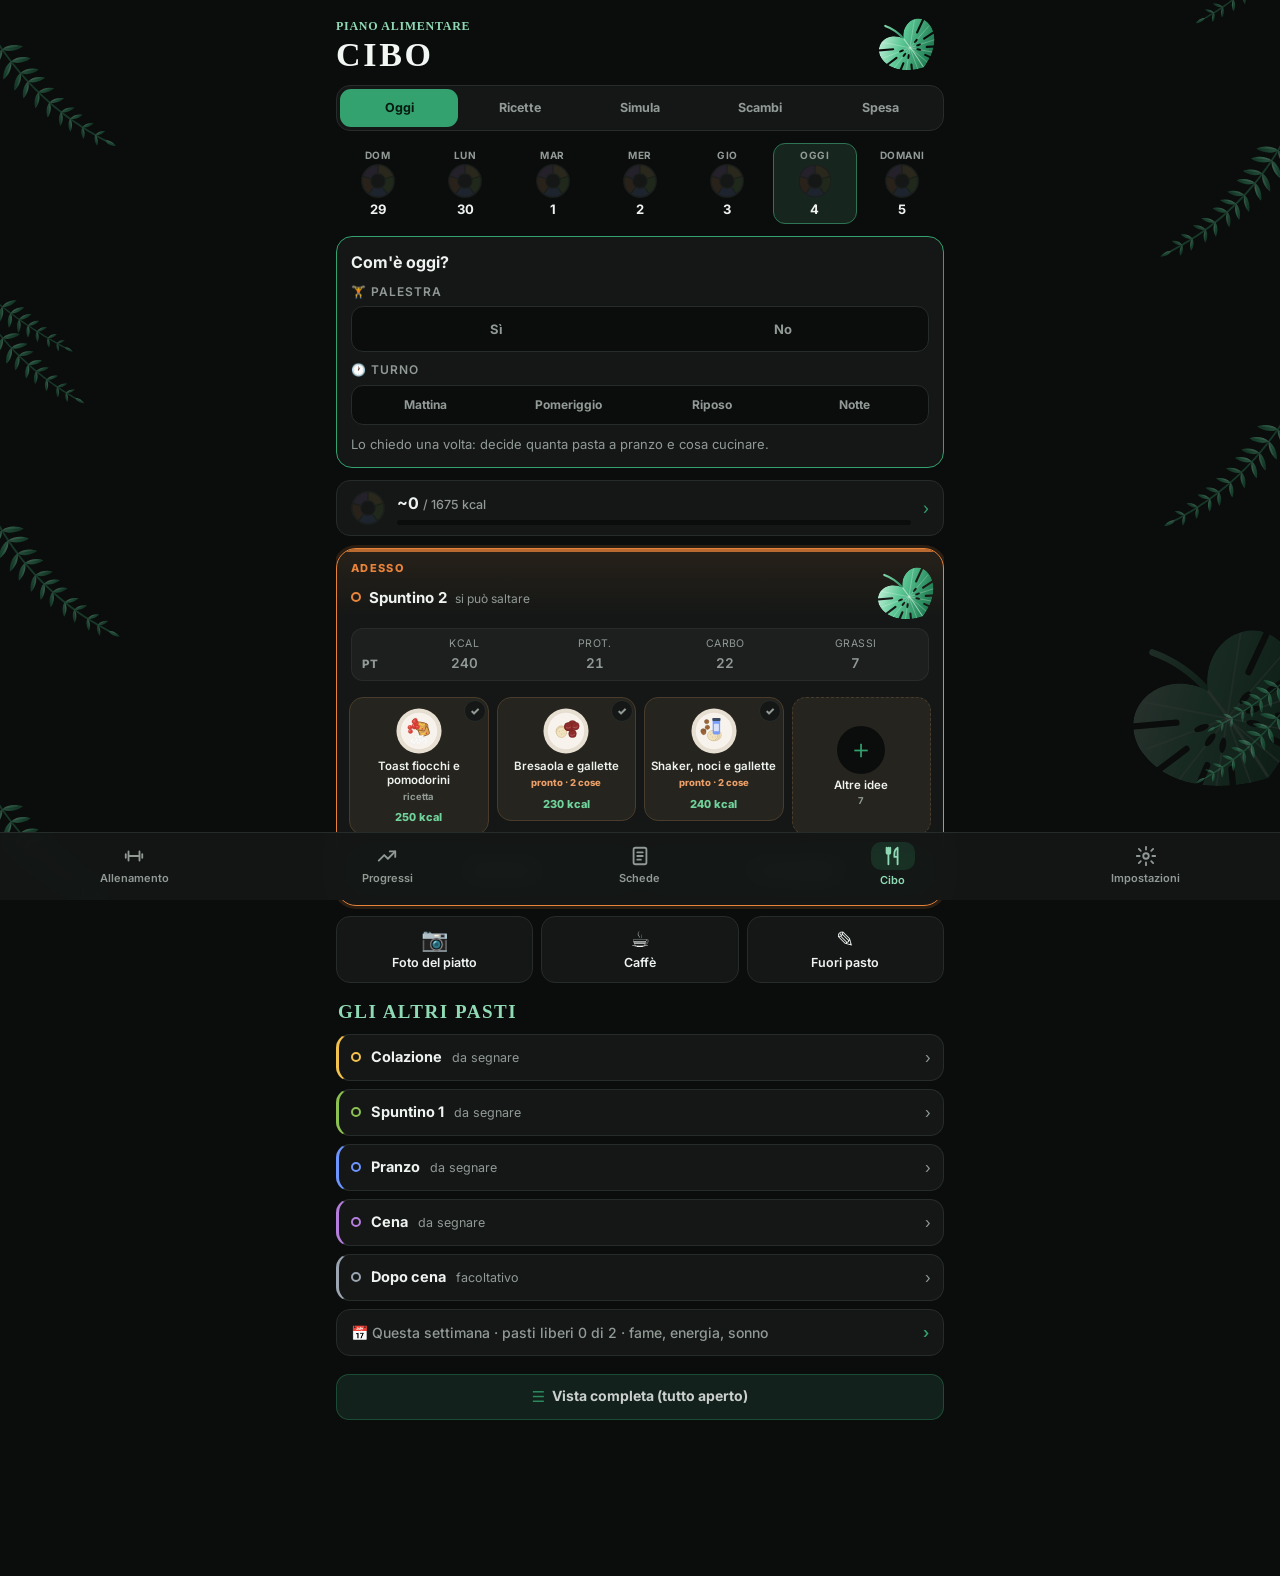
<file: index.html>
<!doctype html>
<html lang="it">
<head>
<meta charset="utf-8">
<meta name="viewport" content="width=device-width,initial-scale=1,maximum-scale=1,viewport-fit=cover">
<title>Palestra</title>
<meta name="theme-color" content="#0B0E12">
<meta name="apple-mobile-web-app-capable" content="yes">
<meta name="mobile-web-app-capable" content="yes">
<meta name="apple-mobile-web-app-status-bar-style" content="black-translucent">
<meta name="apple-mobile-web-app-title" content="Palestra">
<link rel="manifest" href="manifest.webmanifest">
<link rel="icon" href="icons/icon-192.png">
<link rel="apple-touch-icon" href="icons/apple-touch-icon.png">
<link rel="preconnect" href="https://fonts.googleapis.com">
<link rel="stylesheet" href="https://fonts.googleapis.com/css2?family=Barlow+Condensed:ital,wght@0,600;0,800;1,800&family=Inter:wght@400;500;600;700&display=swap">
<link rel="stylesheet" href="style.css?v=2026-11-25-0939">
<script>
/* Registro errori(22/11/2026): ogni errore dell'app finisce in una coda sul telefono (localStorage "palestra-err")
   e app.js lo manda al servizio (errFlush), così si vede e si sistema senza screenshot. Niente dati personali:
   messaggio accorciato, file, riga, versione, schermata. */
(function () {
  function add(msg, src, line, col, stack) {
    try {
      msg = String(msg || "").replace(/(["«'])[^"»']{24,}\1/g, "$1…$1").slice(0, 220);
      var f = String(src || "").split("/").pop().split("?")[0], sig = msg + "|" + f + "|" + line;
      var st = String(stack || "").split("\n").slice(0, 6).map(function (l) { return l.replace(/https?:\/\/[^ )]*\//g, "").replace(/\?v=[^:]*/g, "").trim(); }).join(" ← ").slice(0, 600);
      var Q = JSON.parse(localStorage.getItem("palestra-err") || "[]"), e = Q.find(function (x) { return x.sig === sig; });
      if (e) { e.n = (e.n || 1) + 1; e.t = Date.now(); e.sent = 0; } else Q.push({ sig: sig, msg: msg, f: f, line: line, col: col, st: st, t: Date.now(), n: 1 });
      localStorage.setItem("palestra-err", JSON.stringify(Q.slice(-20)));
      if (window.errFlush) setTimeout(window.errFlush, 500);
    } catch (_) {}
  }
  window.addEventListener("error", function (e) { if (e.message) add(e.message, e.filename, e.lineno, e.colno, e.error && e.error.stack); });
  window.addEventListener("unhandledrejection", function (e) { var r = e.reason || {}; add("Promise: " + (r.message || r), r.fileName || "", r.lineNumber || 0, 0, r.stack); });
})();
</script>
<script>if (navigator.standalone || (window.matchMedia && matchMedia("(display-mode: standalone)").matches)) document.documentElement.classList.add("standalone");</script>
</head>
<body>
<!-- barra in alto dell'allenamento: cerchio esercizi mancanti, giorno (tocco = cambia giorno/data/forma), palestra, esercizi -->
<div class="vines" aria-hidden="true"></div>
<header class="console" id="console">
  <div class="cin">
    <div class="ctop">
      <div class="ring" id="ring" aria-hidden="true"></div>
      <button class="dsel" id="dsel" aria-expanded="false" aria-controls="cpanel"><b id="dtitle"></b><small id="dsub"></small></button>
      <div class="gym" id="gyms" role="group" aria-label="Palestra"></div>
    </div>
    <div class="cpanel" id="cpanel" hidden>
      <div class="psec"><span class="plab">Seduta</span><div class="when"><label class="datebox"><svg viewBox="0 0 24 24" aria-hidden="true"><rect x="3.5" y="5" width="17" height="15" rx="3"/><path d="M3.5 10h17M8 3v4M16 3v4"/></svg><input type="date" id="date" aria-label="Data seduta"></label><div class="chips" id="sessions"></div></div><div class="site" id="site"></div><div class="dur" id="dur"></div></div>
      <div class="psec"><span class="plab">Come stai oggi</span><div class="ready" id="ready" role="group" aria-label="Come stai oggi"></div></div>
    </div>
    <div class="strip" id="strip" aria-label="Esercizi del giorno"></div>
  </div>
</header>
<div class="wrap">
  <!-- ALLENAMENTO -->
  <section id="v-log" class="view">
    <div id="pauseNag"></div>
    <div id="backupNag"></div>
    <div class="week" id="week" aria-label="Allenamenti di questa settimana"></div>
    <div class="list" id="list"></div>
    <h2>Note seduta</h2>
    <textarea id="note" placeholder="Es. panca occupata, dolore alla spalla, poco sonno…"></textarea>
  </section>

  <!-- PROGRESSI -->
  <section id="v-prog" class="view" hidden>
    <section class="hero">
      <div class="k" id="pk"></div>
      <h1>Progressi</h1>
      <div class="stats"><span>Miglioramento settimana per settimana, storico delle sedute e andamento di ogni esercizio, per la palestra scelta.</span></div>
    </section>
    <h2>Andamento della scheda</h2>
    <div class="days" id="pdays"></div>
    <div class="trend" id="trend"></div>
    <h2>Storico sedute</h2>
    <div class="hist" id="hist"></div>
    <h2>Esercizi</h2>
    <div class="prlist" id="prog"></div>
  </section>

  <!-- SCHEDE -->
  <section id="v-plan" class="view" hidden>
    <section class="hero">
      <div class="k">Schede del personal trainer</div>
      <h1>Schede</h1>
      <div class="stats"><span>La scheda attiva e l'archivio delle precedenti. Lo storico dei carichi resta collegato anche quando cambia la scheda.</span></div>
    </section>
    <div id="plans" class="plist"></div>
  </section>

  <!-- CIBO (20/11/2026): piano alimentare, caselle di cosa hai mangiato, ricette, scambi, spesa -->
  <section id="v-cibo" class="view" hidden>
    <section class="hero"><div class="k">Piano alimentare</div><h1>Cibo</h1></section>
    <div class="cseg" id="cseg" role="group" aria-label="Sezioni del cibo"><button data-ct="oggi">Oggi</button><button data-ct="ricette">Ricette</button><button data-ct="simula">Simula</button><button data-ct="scambi">Scambi</button><button data-ct="spesa">Spesa</button></div>
    <div id="cbody"></div>
  </section>

  <!-- ALTRO -->
  <section id="v-more" class="view" hidden>
    <section class="hero"><div class="k">Dati e impostazioni</div><h1>Impostazioni</h1><p class="note" id="appVer"></p>
      <div class="stats"><span id="backupInfo"></span></div></section>
    <div class="card stack">
      <p>I tuoi dati restano <b>solo su questo telefono</b>. Fai un backup ogni tanto e salvalo su Drive, iCloud o inviatelo per email: se cambi o perdi il telefono lo ricarichi da qui.</p>
      <div class="row"><button class="btn primary" id="bkExport">Salva backup</button>
        <label class="btn" for="bkFile">Ripristina backup</label><input type="file" id="bkFile" accept=".json,application/json" hidden></div>
      <div class="row"><button class="btn" id="csv">Esporta CSV per Excel</button></div>
      <p class="note" id="bkMsg"></p>
      <p class="note" id="stUse"></p>
    </div>
    <h2>Backup automatico online</h2>
    <div class="card stack" id="cloudSet"></div>
    <h2>Foto del cibo</h2>
    <div class="card stack" id="aiSet"></div>
    <h2>Timer di recupero</h2>
    <div class="card stack" id="timerSet"></div>
    <h2>Palestre</h2>
    <div class="card stack" id="gymEdit"></div>
    <h2>Cosa usi davvero</h2>
    <div class="card stack" id="usoSet"></div>
    <p class="credits">Foto: Free Exercise DB (pubblico dominio). Illustrazioni: Everkinetic (CC BY-SA 4.0). Mappa muscoli: react-body-highlighter (MIT). Disegni dei piatti: originali dell'app.</p>
  </section>
</div>

<!-- serie dimenticate -->
<div class="misschip" id="miss" hidden><button id="missGo"></button><button id="missX" aria-label="Nascondi l'avviso per questa seduta">✕</button></div>

<!-- timer di recupero -->
<!-- Info ed esecuzione: riquadro dal basso -->
<div class="isheet" id="isheet" hidden role="dialog" aria-modal="true" aria-label="Info ed esecuzione">
  <div class="is-bg"></div>
  <div class="is-box"><div class="is-top"><span class="is-grab"></span><div class="is-h"></div><button type="button" class="is-x" aria-label="Chiudi">✕</button></div><div class="is-c"></div><div class="is-foot"><button type="button" class="is-close">Chiudi</button></div></div>
</div>
<!-- ricetta: riquadro dal basso (sezione Cibo) -->
<div class="isheet" id="fsheet" hidden role="dialog" aria-modal="true" aria-label="Ricetta">
  <div class="is-bg"></div>
  <div class="is-box"><div class="is-top"><span class="is-grab"></span><div class="is-h"></div><button type="button" class="is-x" aria-label="Chiudi">✕</button></div><div class="is-c fc"></div><div class="is-foot"><button type="button" class="is-close">Chiudi</button></div></div>
</div>
<div class="pad" id="pad" hidden aria-label="Tastierino"></div>
<div class="timer" id="timer" hidden>
  <div class="feel" id="feel" hidden></div>
  <div class="tphase" id="tPhase"></div>
  <div class="tbox" id="tbox">
    <button class="tb" id="tMinus" aria-label="Meno 15 secondi">−15</button>
    <button class="tmain" id="tMain" aria-label="Vai alla serie da fare, o avvia il recupero"><b id="tTime">1:30</b><small id="tLabel">Avvia recupero</small><i id="tFill"></i></button>
    <button class="tb" id="tPlus" aria-label="Più 15 secondi">+15</button>
    <button class="tb go" id="tPause" aria-label="Avvia il recupero"><svg viewBox="0 0 24 24"><path d="M7 5l12 7-12 7z"/></svg></button>
    <button class="tb x" id="tStop" aria-label="Ferma il timer" hidden>✕</button>
  </div>
</div>

<nav class="tabbar" aria-label="Sezioni">
  <button data-view="log" aria-current="page"><svg viewBox="0 0 24 24"><path d="M6 7v10M18 7v10M3 10v4M21 10v4M6 12h12"/></svg>Allenamento</button>
  <button data-view="prog"><svg viewBox="0 0 24 24"><path d="M3 17l6-6 4 4 8-8"/><path d="M15 7h6v6"/></svg>Progressi</button>
  <button data-view="plan"><svg viewBox="0 0 24 24"><rect x="5" y="3" width="14" height="18" rx="2"/><path d="M9 8h6M9 12h6M9 16h4"/></svg>Schede</button>
  <button data-view="cibo"><svg viewBox="0 0 24 24"><path d="M7 3v8M5 3v5a2 2 0 0 0 4 0V3M7 11v10"/><path d="M17 21V3c-2.2 1.2-3.5 3.6-3.5 7v3H17"/></svg>Cibo</button>
  <button data-view="more"><svg viewBox="0 0 24 24"><circle cx="12" cy="12" r="3"/><path d="M12 2v3M12 19v3M4.2 4.2l2.1 2.1M17.7 17.7l2.1 2.1M2 12h3M19 12h3M4.2 19.8l2.1-2.1M17.7 6.3l2.1-2.1"/></svg>Impostazioni</button>
</nav>

<!-- visore immagini con zoom -->
<div class="lb" id="lb" hidden>
  <header><span id="lbt"></span><button id="lbclose" aria-label="Chiudi">✕</button></header>
  <div class="lbtrack" id="lbtrack"></div>
  <footer><span id="lbf">Pizzica o tocca due volte per ingrandire · scorri per le altre · trascina giù per chiudere</span><button type="button" class="lbclose2" id="lbclose2">Chiudi</button></footer>
</div>

<!-- foglio di modifica -->
<div class="sheet" id="sheet" hidden>
  <header><button class="btn ghost" id="sheetBack">‹ Indietro</button><b id="sheetTitle"></b><span></span></header>
  <div class="sheetbody" id="sheetBody"></div>
</div>

<div class="toast" id="toast" hidden></div>

<script src="data.js?v=2026-11-25-0939"></script>
<script src="schede.js?v=2026-11-25-0939"></script>
<script src="macchine.js?v=2026-11-25-0939"></script>
<script src="macchine-db.js?v=2026-11-25-0939"></script>
<script src="macchine-schede.js?v=2026-11-25-0939"></script>
<script src="nutrizione.js?v=2026-11-25-0939"></script>
<script src="js/01-base.js?v=2026-11-25-0939"></script>
<script src="js/02-allenamento.js?v=2026-11-25-0939"></script>
<script src="js/03-analisi.js?v=2026-11-25-0939"></script>
<script src="js/04-seduta.js?v=2026-11-25-0939"></script>
<script src="js/05-serie.js?v=2026-11-25-0939"></script>
<script src="js/06-progressi.js?v=2026-11-25-0939"></script>
<script src="js/07-backup.js?v=2026-11-25-0939"></script>
<script src="js/08-timer.js?v=2026-11-25-0939"></script>
<script src="js/09-settimana.js?v=2026-11-25-0939"></script>
<script src="js/10-avvio.js?v=2026-11-25-0939"></script>
<script src="cibo.js?v=2026-11-25-0939"></script>
<script src="revisione.js?v=2026-11-25-0939"></script>
</body>
</html>
</file>
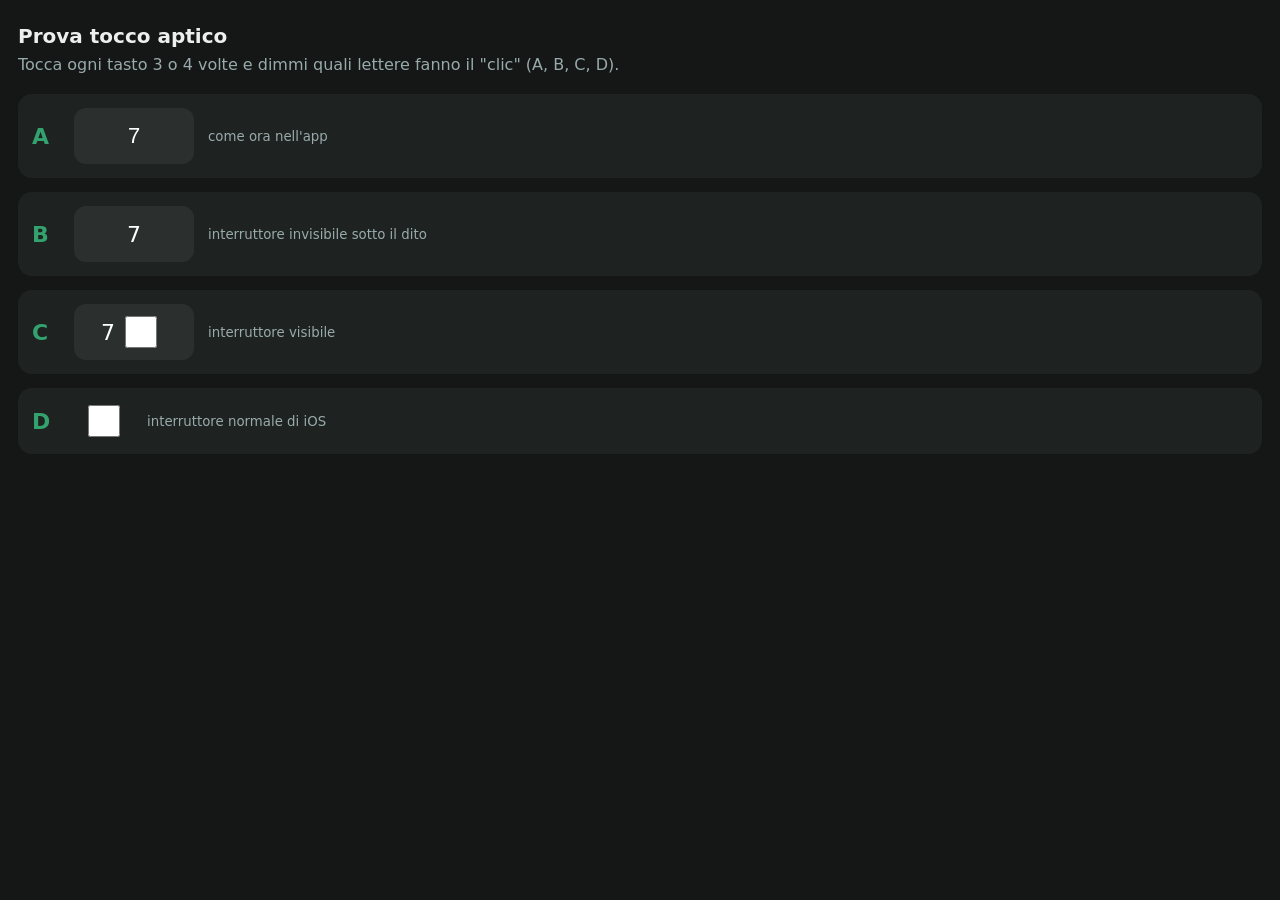
<file: aptico.html>
<!DOCTYPE html>
<html lang="it"><head><meta charset="utf-8"><meta name="viewport" content="width=device-width,initial-scale=1,viewport-fit=cover">
<title>Prova tocco aptico</title>
<style>
body{margin:0;background:#141716;color:#eee;font:16px -apple-system,system-ui,sans-serif;padding:24px 18px 60px}
h1{font-size:20px;margin:0 0 6px} p{color:#9aa;margin:0 0 18px;line-height:1.4}
.t{display:flex;align-items:center;gap:14px;margin:14px 0;padding:14px;border-radius:14px;background:#1e2321}
.t b{font-size:22px;color:#33A26F;width:28px}
.k{position:relative;width:120px;height:56px;border-radius:12px;background:#2b302e;border:0;color:#fff;font-size:22px;display:flex;align-items:center;justify-content:center;overflow:hidden}
.k input{position:absolute;inset:0;width:100%;height:100%;margin:0;opacity:0.011;-webkit-appearance:none;appearance:none}
.v input{width:52px;height:32px}
small{color:#9aa}
</style></head><body>
<h1>Prova tocco aptico</h1>
<p>Tocca ogni tasto 3 o 4 volte e dimmi quali lettere fanno il "clic" (A, B, C, D).</p>
<div class="t"><b>A</b><button class="k" id="a">7</button><small>come ora nell'app</small></div>
<div class="t"><b>B</b><label class="k">7<input type="checkbox" switch id="b"></label><small>interruttore invisibile sotto il dito</small></div>
<div class="t"><b>C</b><label class="k">7<input type="checkbox" switch id="c" style="opacity:1;-webkit-appearance:auto;appearance:auto;inset:auto;position:static;width:52px;height:32px"></label><small>interruttore visibile</small></div>
<div class="t v"><b>D</b><input type="checkbox" switch id="d"><small>interruttore normale di iOS</small></div>
<script>
function hap(){const l=document.createElement("label");const i=document.createElement("input");i.type="checkbox";i.setAttribute("switch","");l.appendChild(i);l.style.display="none";document.head.appendChild(l);l.click();l.remove();}
document.getElementById("a").addEventListener("click",hap);
</script>
</body></html>
</file>
<file: style.css>
/* Palestra — tema scuro. Layout: console fissa in alto, schede esercizio numerate, barra a schede in basso. */
:root{
  --bg:#0B0E12; --surface:#141920; --raised:#1A2028; --ink:#EEF2F6; --muted:#8B96A3; --line:#252D37; --chip:#1E252E;
  --body:#2C3540; --photo:#F3F4F5;
  --a1:#6D95FF; --a2:#FF8040; --accent:var(--a1); --on-accent:#0B0E12;
  --ok:#5FD49A; --ok-bg:#12321F; --ko:#FF8A7A; --ko-bg:#3A1A17;
  --t-std:#6D95FF; --t-ced:#FFA24C; --t-strip:#B892FF; --t-alte:#5FD49A; --t-pausa:#9AA5B1; --t-super:#FF6FAE; --t-risc:#E6D36A;
  --display:"Barlow Condensed","Arial Narrow",Arial,sans-serif;
  --text:Inter,system-ui,-apple-system,"Segoe UI",Roboto,Arial,sans-serif;
  color-scheme:dark;
}
*{box-sizing:border-box}
[hidden]{display:none!important}
html{background:var(--bg);overflow-x:clip}
body{margin:0;background:var(--bg);color:var(--ink);font-family:var(--text);font-size:15px;line-height:1.4;-webkit-tap-highlight-color:transparent;
  padding-top:env(safe-area-inset-top,0px)}
body.g1{--accent:var(--a2)}
body::before{content:"";position:fixed;inset:0 0 auto;height:env(safe-area-inset-top,0px);z-index:30;background:var(--surface)}
.wrap{max-width:640px;margin:0 auto;padding:0 max(16px,env(safe-area-inset-right,0px)) calc(150px + env(safe-area-inset-bottom,0px)) max(16px,env(safe-area-inset-left,0px))}
button,input,select,textarea{font:inherit;color:inherit}
button{cursor:pointer}
:focus-visible{outline:2px solid var(--accent);outline-offset:2px}
h2{font-family:var(--display);font-weight:800;font-size:22px;text-transform:uppercase;margin:26px 0 8px}
p{margin:0}
.note{font-size:13px;color:var(--muted)}
.row{display:flex;gap:8px;flex-wrap:wrap;align-items:center}
.stack{display:grid;gap:12px}
.card{background:var(--surface);border:1px solid var(--line);border-radius:16px;padding:14px}
.btn{border:1px solid var(--line);background:var(--raised);border-radius:12px;padding:9px 14px;font-size:14px;font-weight:600;min-height:42px;display:inline-flex;align-items:center;justify-content:center;gap:6px}
.btn.primary{background:var(--accent);border-color:var(--accent);color:var(--on-accent)}
.btn.ghost{background:none;border-color:transparent;padding-left:4px}
.btn.danger{color:var(--ko);border-color:color-mix(in srgb,var(--ko) 40%,var(--line))}
.btn.sm{min-height:34px;padding:5px 10px;font-size:13px;border-radius:10px}

/* console */
/* barra in alto dell'allenamento: fuori da .wrap, a tutta larghezza (niente bordi tagliati) */
.console{position:sticky;top:env(safe-area-inset-top,0px);z-index:20;background:var(--surface);border-bottom:1px solid var(--line);width:100%}
.cin{max-width:640px;margin:0 auto;padding:8px max(16px,env(safe-area-inset-right,0px)) 10px max(16px,env(safe-area-inset-left,0px))}
.top{display:flex;align-items:center;gap:10px}
.brand{font-family:var(--display);font-weight:800;font-style:italic;font-size:24px;text-transform:uppercase;line-height:1}
.brand span{color:var(--accent)}
.gym{display:flex;background:var(--chip);border-radius:999px;padding:3px;margin-left:auto;max-width:72%;overflow-x:auto}
.gym button{border:0;background:none;padding:6px 12px;border-radius:999px;font-weight:600;font-size:13px;color:var(--muted);min-height:32px;white-space:nowrap}
.gym button[aria-pressed="true"]{background:var(--accent);color:var(--on-accent)}
.days{display:grid;grid-template-columns:repeat(auto-fit,minmax(90px,1fr));gap:6px}
.days button{border:1px solid var(--line);background:var(--raised);border-radius:12px;padding:6px 8px 7px;text-align:left;min-height:50px;min-width:0}
.days b{display:block;font-family:var(--display);font-weight:800;font-size:20px;line-height:1}
.days small{display:block;font-size:11px;color:var(--muted);white-space:nowrap;overflow:hidden;text-overflow:ellipsis}
.days button[aria-pressed="true"]{border-color:var(--accent);background:color-mix(in srgb,var(--accent) 12%,var(--surface))}
.days button[aria-pressed="true"] b{color:var(--accent)}
.when{display:flex;align-items:center;gap:8px}
.when input{font-weight:600;font-size:14px;background:var(--raised);border:1px solid var(--line);border-radius:10px;padding:6px 8px;min-height:36px}
.chips{display:flex;gap:6px;overflow-x:auto;flex:1;min-width:0;scrollbar-width:none}
.chips::-webkit-scrollbar{display:none}
.chip{flex:none;border:1px solid var(--line);background:none;border-radius:999px;padding:5px 10px;font-size:12px;color:var(--muted);font-variant-numeric:tabular-nums}
.chip[aria-pressed="true"]{border-color:var(--accent);color:var(--accent);font-weight:700}
.prog{display:grid;grid-template-columns:1fr auto;align-items:center;gap:10px}
.bar{height:6px;border-radius:99px;background:var(--chip);overflow:hidden}
.bar i{display:block;height:100%;width:0;background:var(--accent);border-radius:99px;transition:width .3s}
.prog .n{font-size:12px;font-weight:700;font-variant-numeric:tabular-nums}

.hero{padding:18px 0 10px;display:grid;gap:4px}
.hero .k{font-size:11px;letter-spacing:.14em;text-transform:uppercase;color:var(--accent);font-weight:700}
.hero h1{font-family:var(--display);font-weight:800;font-size:38px;line-height:.95;text-transform:uppercase;margin:0;text-wrap:balance}
.hero .stats{display:flex;gap:16px;color:var(--muted);font-size:13px;margin-top:6px;flex-wrap:wrap}
.hero .stats b{color:var(--ink);font-variant-numeric:tabular-nums}
.nag{background:color-mix(in srgb,var(--t-ced) 14%,var(--surface));border:1px solid color-mix(in srgb,var(--t-ced) 40%,var(--line));border-radius:14px;padding:10px 12px;margin-top:12px;display:flex;gap:10px;align-items:center;font-size:13px}
.nag .btn{margin-left:auto;flex:none}

/* esercizi */
.list{display:grid;gap:12px;margin-top:8px}
.ex{background:var(--surface);border:1px solid var(--line);border-radius:18px;overflow:hidden}
.exec{position:relative;display:block;width:100%;border:0;padding:0;background:var(--photo);aspect-ratio:16/9;overflow:hidden}
.exec img{position:absolute;inset:0;width:100%;height:100%;object-fit:cover}
.exec img.draw{object-fit:contain;padding:8px}
.exec img+img{animation:flip 2.6s steps(1,end) infinite}
@keyframes flip{0%{opacity:0}50%{opacity:1}}
.exec .lbl{position:absolute;left:10px;bottom:10px;background:rgba(11,14,18,.78);color:#fff;font-size:11px;font-weight:700;letter-spacing:.06em;text-transform:uppercase;border-radius:999px;padding:4px 9px;display:flex;gap:6px;align-items:center}
.exec .lbl i{width:6px;height:6px;border-radius:50%;background:#ff4d4d;animation:blink 1.3s steps(1,end) infinite}
.exec .zoom{position:absolute;right:10px;bottom:10px;background:rgba(11,14,18,.78);color:#fff;border-radius:999px;width:32px;height:32px;display:grid;place-items:center}
.exec .zoom svg{width:16px;height:16px;stroke:#fff;fill:none;stroke-width:2}
@keyframes blink{50%{opacity:.2}}
@media (prefers-reduced-motion: reduce){.exec img+img{animation:none;opacity:0}.exec .lbl i{animation:none}}
.exhead{display:grid;grid-template-columns:auto 1fr auto;gap:12px;padding:14px 14px 10px;align-items:start}
.num{font-family:var(--display);font-weight:800;font-style:italic;font-size:30px;line-height:.9;color:var(--accent);font-variant-numeric:tabular-nums;min-width:30px}
.ex.done .num{color:var(--ok)}
.exname{margin:0;font-size:17px;font-weight:700;line-height:1.2}
.tec{margin-top:5px;font-size:13px;color:var(--ink);opacity:.85;white-space:pre-line}
.pills{display:flex;gap:6px;flex-wrap:wrap;margin-top:7px}
.pill{font-size:11px;font-weight:600;border-radius:999px;padding:3px 8px;background:var(--chip);color:var(--muted);font-variant-numeric:tabular-nums}
.pill.up{background:var(--ok-bg);color:var(--ok)}
.pill.down{background:var(--ko-bg);color:var(--ko)}
.mini{width:64px;height:60px;flex:none;border:0;background:var(--raised);border-radius:12px;padding:3px}
.mini svg{width:100%;height:100%}
.setup{display:flex;align-items:center;gap:8px;margin:0 14px 10px;background:var(--raised);border:1px dashed var(--line);border-radius:12px;padding:4px 10px}
.setup label{font-size:10px;letter-spacing:.1em;text-transform:uppercase;color:var(--muted);font-weight:700;flex:none}
.setup input{flex:1;min-width:0;border:0;background:transparent;font-weight:600;font-size:14px;padding:8px 2px}
.setup input::placeholder{color:var(--muted);opacity:.6;font-weight:400}
.sets{display:grid;gap:6px;padding:0 14px 12px}
.sh,.set{display:grid;grid-template-columns:44px 1fr 78px 66px;gap:8px;align-items:center}
.sh{font-size:10px;letter-spacing:.1em;color:var(--muted);text-transform:uppercase;font-weight:700}
.sn{font-family:var(--display);font-weight:800;font-size:19px;line-height:1;border-left:3px solid var(--tc,var(--t-std));padding-left:6px}
.sn small{display:block;font-family:var(--text);font-size:10px;font-weight:600;color:var(--muted)}
.sn em{display:block;font-family:var(--text);font-style:normal;font-size:9px;font-weight:700;letter-spacing:.04em;text-transform:uppercase;color:var(--tc)}
.prev{font-size:13px;color:var(--muted);font-variant-numeric:tabular-nums;white-space:nowrap;overflow:hidden;text-overflow:ellipsis}
.set input{width:100%;text-align:center;font-weight:700;font-size:19px;font-variant-numeric:tabular-nums;background:var(--raised);border:1.5px solid var(--line);border-radius:12px;min-height:48px;padding:6px 2px}
.set input::placeholder{color:var(--muted);opacity:.45;font-weight:500}
.set input:focus{border-color:var(--accent);outline:none;background:var(--surface)}
.set input.ok{background:var(--ok-bg);border-color:var(--ok);color:var(--ok)}
.set input.ko{background:var(--ko-bg);border-color:var(--ko);color:var(--ko)}
.exfoot{display:flex;gap:8px;align-items:center;padding:10px 14px;border-top:1px solid var(--line);background:var(--raised)}
.more{margin-left:auto;border:0;background:none;color:var(--accent);font-weight:700;font-size:13px;display:inline-flex;align-items:center;gap:4px;min-height:36px;padding:0 2px}
.more svg{width:14px;height:14px;stroke:currentColor;fill:none;stroke-width:2.4;transition:transform .2s}
.more[aria-expanded="true"] svg{transform:rotate(180deg)}
.panel{border-top:1px solid var(--line);padding:14px 0 16px;display:grid;gap:14px}
.gallery{display:flex;gap:8px;overflow-x:auto;scroll-snap-type:x mandatory;padding:0 14px;scrollbar-width:none}
.gallery::-webkit-scrollbar{display:none}
.shot{flex:none;width:72%;max-width:300px;scroll-snap-align:start;border:0;padding:0;background:var(--photo);border-radius:14px;overflow:hidden;position:relative;aspect-ratio:4/3}
.shot.draw{width:46%;max-width:200px;aspect-ratio:3/4}
.shot img{width:100%;height:100%;object-fit:cover;display:block}
.shot.draw img{object-fit:contain;padding:6px}
.shot span{position:absolute;left:8px;bottom:8px;background:rgba(11,14,18,.78);color:#fff;font-size:11px;font-weight:600;border-radius:999px;padding:3px 8px}
.muscles{display:grid;grid-template-columns:120px 1fr;gap:14px;align-items:center;padding:0 14px}
.muscles svg{width:120px;height:116px}
.legend{display:grid;gap:8px;font-size:13px}
.legend div{display:flex;gap:8px;align-items:baseline}
.legend i{width:10px;height:10px;border-radius:3px;flex:none;transform:translateY(1px)}
.legend .p i{background:var(--accent)}
.legend .s i{background:color-mix(in srgb,var(--accent) 45%,var(--body))}
.legend small{display:block;color:var(--muted);font-size:10px;letter-spacing:.1em;text-transform:uppercase;font-weight:700}
.cues{padding:0 14px;display:grid;gap:8px}
.cues h4{margin:0;font-size:10px;letter-spacing:.12em;text-transform:uppercase;color:var(--muted)}
.cues ol,.cues ul{margin:0;padding-left:20px;display:grid;gap:5px;font-size:14px}
.cues ul{color:var(--ko)}
.cues ul li span{color:var(--ink)}
.bm .m{fill:var(--body)}
.bm .p{fill:var(--accent)}
.bm .s{fill:color-mix(in srgb,var(--accent) 45%,var(--body))}
textarea{width:100%;min-height:84px;padding:10px;background:var(--surface);border:1px solid var(--line);border-radius:14px}

/* progressi */
.prlist{display:grid;gap:8px;margin-top:12px}
.pr{background:var(--surface);border:1px solid var(--line);border-radius:16px;padding:12px 14px;display:grid;grid-template-columns:1fr 104px;gap:4px 12px;align-items:center}
.pr .n{font-weight:700}
.pr .s{font-size:12px;color:var(--muted);font-variant-numeric:tabular-nums}
.spark{width:104px;height:40px}
.spark .l{fill:none;stroke:var(--accent);stroke-width:2.2;stroke-linejoin:round}
.spark .a{fill:var(--accent);opacity:.16}
.spark circle{fill:var(--accent)}
.spark line{stroke:var(--line)}
.empty{background:var(--surface);border:1px dashed var(--line);border-radius:16px;padding:22px;text-align:center;color:var(--muted)}
.credits{font-size:11px;color:var(--muted);margin-top:24px}

/* schede */
.plist{display:grid;gap:10px;margin-top:12px}
.plan{background:var(--surface);border:1px solid var(--line);border-radius:16px;padding:14px;display:grid;gap:8px}
.plan h3{margin:0;font-size:17px}
.plan.active{border-color:var(--accent)}
.badge{font-size:10px;font-weight:800;letter-spacing:.1em;text-transform:uppercase;color:var(--on-accent);background:var(--accent);border-radius:999px;padding:3px 8px}
.lrow{display:flex;align-items:center;gap:8px;background:var(--raised);border:1px solid var(--line);border-radius:12px;padding:8px 10px}
.lrow .t{flex:1;min-width:0}
.lrow .t b{display:block;font-size:14px}
.lrow .t small{display:block;color:var(--muted);font-size:12px;white-space:nowrap;overflow:hidden;text-overflow:ellipsis}
.ib{border:1px solid var(--line);background:var(--surface);border-radius:9px;width:34px;height:34px;display:grid;place-items:center;flex:none;font-size:14px}
.ib svg{width:16px;height:16px;stroke:currentColor;fill:none;stroke-width:2}
.field{display:grid;gap:5px}
.field label,.flabel{font-size:11px;letter-spacing:.1em;text-transform:uppercase;color:var(--muted);font-weight:700}
.field input,.field textarea,.field select,.setrow select,.setrow input{background:var(--raised);border:1px solid var(--line);border-radius:10px;padding:9px 10px;min-height:42px;width:100%}
.field textarea{min-height:80px}
.setrow{display:grid;grid-template-columns:24px 1fr 76px 1fr 34px;gap:6px;align-items:center}
.setrow .dot{width:12px;height:12px;border-radius:50%;background:var(--tc);justify-self:center}
.mchips{display:flex;flex-wrap:wrap;gap:6px}
.mchips button{border:1px solid var(--line);background:var(--raised);border-radius:999px;padding:5px 10px;font-size:12px;color:var(--muted)}
.mchips button.p{background:var(--accent);border-color:var(--accent);color:var(--on-accent);font-weight:700}
.mchips button.s{border-color:var(--accent);color:var(--accent)}
.results{display:grid;grid-template-columns:repeat(2,1fr);gap:8px}
.res{border:1px solid var(--line);background:var(--raised);border-radius:12px;overflow:hidden;padding:0;text-align:left}
.res img{width:100%;aspect-ratio:4/3;object-fit:cover;display:block;background:var(--photo)}
.res span{display:block;padding:6px 8px;font-size:12px;font-weight:600}
.res.sel{border-color:var(--accent);outline:2px solid var(--accent)}

/* tab bar */
.tabbar{position:fixed;left:0;right:0;bottom:0;z-index:20;background:color-mix(in srgb,var(--surface) 94%,transparent);backdrop-filter:blur(10px);-webkit-backdrop-filter:blur(10px);border-top:1px solid var(--line);
  display:grid;grid-template-columns:repeat(5,1fr);padding:6px max(8px,env(safe-area-inset-right,0px)) calc(6px + env(safe-area-inset-bottom,0px)) max(8px,env(safe-area-inset-left,0px))}
.tabbar button{border:0;background:none;color:var(--muted);font-size:11px;font-weight:600;display:grid;justify-items:center;gap:3px;padding:6px 0;min-height:48px}
.tabbar svg{width:22px;height:22px;stroke:currentColor;fill:none;stroke-width:2;stroke-linecap:round;stroke-linejoin:round}
.tabbar button[aria-current="page"]{color:var(--accent)}

/* visore */
.lb{position:fixed;inset:0;z-index:50;background:rgba(5,7,9,.97);display:grid;grid-template-rows:auto 1fr auto;padding-top:env(safe-area-inset-top,0px);padding-bottom:env(safe-area-inset-bottom,0px)}
.lb header{display:flex;align-items:center;justify-content:space-between;gap:10px;padding:10px 16px;color:#fff;font-weight:700}
.lb header button{border:0;background:rgba(255,255,255,.14);color:#fff;border-radius:999px;width:42px;height:42px;font-size:18px;flex:none}
.lbtrack{display:flex;overflow-x:auto;scroll-snap-type:x mandatory;scrollbar-width:none;min-height:0}
.lbtrack.zoomed{overflow:hidden}
.lbtrack::-webkit-scrollbar{display:none}
.lbtrack figure{flex:none;width:100%;margin:0;scroll-snap-align:center;display:grid;place-items:center;overflow:hidden;position:relative}
.lbtrack img{max-width:calc(100% - 16px);max-height:100%;border-radius:10px;background:#fff;touch-action:pan-x;transform-origin:0 0;will-change:transform;user-select:none;-webkit-user-drag:none}
.lbtrack.zoomed img{touch-action:none}
.lb footer{color:#cfd6dd;text-align:center;font-size:12px;padding:10px 16px 14px}

/* foglio */
.sheet{position:fixed;inset:0;z-index:40;background:var(--bg);display:grid;grid-template-rows:auto 1fr;padding-top:env(safe-area-inset-top,0px)}
.sheet header{display:grid;grid-template-columns:auto 1fr auto;align-items:center;gap:8px;padding:8px 12px;border-bottom:1px solid var(--line);background:var(--surface)}
.sheet header b{text-align:center;font-size:15px;white-space:nowrap;overflow:hidden;text-overflow:ellipsis}
.sheetbody{overflow-y:auto;padding:14px max(16px,env(safe-area-inset-right,0px)) calc(40px + env(safe-area-inset-bottom,0px)) max(16px,env(safe-area-inset-left,0px));display:grid;gap:14px;align-content:start;max-width:640px;width:100%;margin:0 auto}
.toast{position:fixed;left:50%;transform:translateX(-50%);bottom:calc(140px + env(safe-area-inset-bottom,0px));z-index:60;background:var(--ink);color:var(--bg);font-weight:600;font-size:14px;padding:10px 16px;border-radius:999px;box-shadow:0 6px 20px rgba(0,0,0,.4);max-width:90vw;text-align:center}
.plist,.plan,.prlist,.list{grid-template-columns:minmax(0,1fr)}
.view{min-width:0;overflow-x:clip}

/* consigli flash: sempre visibili */
.flash{list-style:none;margin:0 14px 10px;padding:10px 12px;display:grid;gap:6px;border-radius:12px;
  background:color-mix(in srgb,var(--accent) 10%,var(--surface));border:1px solid color-mix(in srgb,var(--accent) 35%,var(--line))}
.flash li{display:flex;gap:9px;align-items:baseline;font-size:15px;font-weight:700;line-height:1.25}
.flash li::before{content:"";flex:none;width:7px;height:7px;border-radius:2px;background:var(--accent);transform:translateY(-1px) rotate(45deg)}

/* valutazione serie graduata */
:root{--near:#FFC85C;--near-bg:#3A2E12;--prog:#5CC8FF;--prog-bg:#0F2B3A}
.set input.near{background:var(--near-bg);border-color:var(--near);color:var(--near)}
.set input.prog{background:var(--prog-bg);border-color:var(--prog);color:var(--prog)}
.set .fb{grid-column:1/-1;font-size:12px;font-weight:600;line-height:1.3;padding:0 0 2px 50px;margin-top:-2px}
.set .fb.ok{color:var(--ok)}.set .fb.near{color:var(--near)}.set .fb.prog{color:var(--prog)}.set .fb.ko{color:var(--ko)}

/* forma del giorno */
.ready{display:flex;align-items:center;gap:6px;flex-wrap:wrap;font-size:12px;color:var(--muted);font-weight:600}
.ready span{margin-right:2px}
.ready button{border:1px solid var(--line);background:var(--raised);border-radius:999px;padding:5px 10px;font-size:12px;font-weight:600;color:var(--muted)}
.ready button[aria-pressed="true"]{border-color:var(--accent);color:var(--accent);background:color-mix(in srgb,var(--accent) 12%,var(--surface))}
.ready button[data-r="low"][aria-pressed="true"]{border-color:var(--near);color:var(--near);background:var(--near-bg)}
.nag.info{background:color-mix(in srgb,var(--prog) 12%,var(--surface));border-color:color-mix(in srgb,var(--prog) 40%,var(--line))}
.pill.near{background:var(--near-bg);color:var(--near)}
.prev .sug{display:block;color:var(--accent);font-size:12px;font-weight:700}

/* timer di recupero */
.timer{position:fixed;left:0;right:0;bottom:calc(61px + env(safe-area-inset-bottom,0px));z-index:19;display:flex;justify-content:center;pointer-events:none;padding:0 max(12px,env(safe-area-inset-right,0px)) 8px max(12px,env(safe-area-inset-left,0px))}
.tbox{pointer-events:auto;display:flex;align-items:center;gap:6px;width:100%;max-width:640px;background:var(--raised);border:1px solid var(--line);border-radius:999px;padding:5px;box-shadow:0 6px 22px rgba(0,0,0,.5)}
.tb{flex:none;width:42px;height:46px;border-radius:999px;border:1px solid var(--line);background:var(--surface);font-weight:700;font-size:14px;font-variant-numeric:tabular-nums}
.tb.x{color:var(--muted);font-size:16px}
.tmain{flex:1;min-width:0;height:46px;position:relative;overflow:hidden;border:0;border-radius:999px;background:var(--surface);display:flex;align-items:center;justify-content:center;gap:10px;padding:0 12px}
.tmain b{font-family:var(--display);font-weight:800;font-size:28px;line-height:1;font-variant-numeric:tabular-nums;position:relative;z-index:1}
.tmain small{font-size:12px;color:var(--muted);font-weight:600;white-space:nowrap;overflow:hidden;text-overflow:ellipsis;position:relative;z-index:1;min-width:0}
.tmain i{position:absolute;left:0;top:0;bottom:0;width:0;background:color-mix(in srgb,var(--accent) 28%,transparent);transition:width .25s linear}
.tbox.run{border-color:var(--accent)}
.tbox.run .tmain b{color:var(--accent)}
.tbox.paused .tmain b{color:var(--muted)}
.tbox.last .tmain b{color:var(--near)}
.tbox.last .tmain i{background:color-mix(in srgb,var(--near) 30%,transparent)}
.tbox.done{border-color:var(--ok);animation:tflash .5s ease-in-out 6 alternate}
.tbox.done .tmain b{color:var(--ok)}
@keyframes tflash{to{background:var(--ok-bg)}}
.tdur{gap:10px}
.tdur span{flex:1;font-weight:600}
.tdur b{font-family:var(--display);font-weight:800;font-size:26px;min-width:56px;text-align:center;font-variant-numeric:tabular-nums}
.tgl{display:flex;align-items:center;gap:12px;background:var(--raised);border:1px solid var(--line);border-radius:12px;padding:10px 12px}
.tgl span{flex:1;min-width:0}
.tgl b{display:block;font-size:14px}
.tgl small{display:block;color:var(--muted);font-size:12px}
.tgl input{width:22px;height:22px;accent-color:var(--accent);flex:none}
.pill.circ{background:color-mix(in srgb,var(--t-super) 16%,var(--surface));color:var(--t-super)}
.ntfy{background:var(--raised);border:1px solid var(--line);border-radius:12px;padding:12px}
.ntfy ol{margin:0;padding-left:20px;display:grid;gap:8px;font-size:14px}
.ntfy .topic{display:flex;gap:8px;align-items:center;margin-top:6px}
.ntfy code{flex:1;min-width:0;font-size:14px;font-weight:700;background:var(--bg);border:1px solid var(--line);border-radius:8px;padding:7px 9px;overflow-wrap:anywhere;user-select:all;-webkit-user-select:all}
.set.here{border-radius:12px;animation:here 2.6s ease-out}
@keyframes here{0%,60%{background:color-mix(in srgb,var(--accent) 22%,transparent);box-shadow:0 0 0 2px var(--accent)}100%{background:transparent;box-shadow:0 0 0 2px transparent}}
.tb svg{width:18px;height:18px;stroke:currentColor;fill:none;stroke-width:2.6;stroke-linecap:round;stroke-linejoin:round;vertical-align:middle}
#tPause svg path[d^='M7']{fill:currentColor;stroke-width:1.5}
.tmain{gap:8px;padding:0 10px}
.tb.go{background:var(--accent);border-color:var(--accent);color:var(--on-accent)}
#tPause svg path[d^='M7']{fill:currentColor}
/* circuito senza registrazione */
.circlist{list-style:none;margin:0 14px 10px;padding:0;display:grid;gap:8px}
.circlist li{background:var(--raised);border:1px solid var(--line);border-radius:12px;padding:8px}
.circlist .panel{margin-top:8px}
.crow{display:flex;gap:10px;align-items:center}
.cthumb{flex:none;width:76px;height:56px;border:0;padding:0;border-radius:8px;overflow:hidden;background:var(--photo)}
.cthumb img{width:100%;height:100%;object-fit:cover;display:block}
.crow .t{flex:1;min-width:0}
.crow b{display:block;font-size:15px;line-height:1.2}
.crow small{display:block;color:var(--accent);font-weight:700;font-size:12px}
.crow .cf{display:block;font-size:12px;color:var(--muted);line-height:1.3}
.crow .more{margin-left:0;flex:none}
.giri{display:flex;gap:8px;align-items:center;margin:2px 14px 10px;font-size:11px;color:var(--muted);font-weight:700;text-transform:uppercase;letter-spacing:.1em}
.giri span{margin-right:4px}
.giro{width:42px;height:42px;border-radius:12px;border:1.5px solid var(--line);background:var(--raised);font-weight:800;font-size:16px;color:var(--muted)}
.giro.on{background:var(--ok-bg);border-color:var(--ok);color:var(--ok)}
.circbtns{display:flex;gap:8px;padding:0 14px 14px;border-radius:12px}
.circbtns .btn{min-height:52px;font-size:16px}
.circbtns .btn.primary{flex:1}
.circbtns .btn small{font-weight:600;opacity:.75;margin-left:4px}
.circbtns .btn[disabled]{background:var(--ok-bg);border-color:var(--ok);color:var(--ok);opacity:1}
.circbtns.here{animation:here 2.6s ease-out}
/* serie dimenticate */
.misschip{position:fixed;left:50%;transform:translateX(-50%);bottom:calc(126px + env(safe-area-inset-bottom,0px));z-index:19;display:flex;align-items:center;background:var(--near-bg);border:1px solid var(--near);border-radius:999px;box-shadow:0 6px 18px rgba(0,0,0,.45);max-width:92vw}
.misschip button{border:0;background:none;color:var(--near);font-weight:700;font-size:13px;padding:8px 6px 8px 14px;white-space:nowrap}
.misschip #missX{padding:8px 12px 8px 6px;opacity:.75}
.set.miss input:placeholder-shown{border-color:var(--near);border-style:dashed;background:color-mix(in srgb,var(--near) 8%,var(--raised))}
.set.miss .sn{color:var(--near)}
.circbtns.miss .btn.primary{box-shadow:0 0 0 2px var(--near)}
/* serie sporca */
.set .fbl{grid-column:1/-1;display:flex;align-items:center;gap:8px;padding:0 0 2px 50px;margin-top:-2px}
.set .fbl .fb{grid-column:auto;padding:0;margin:0;flex:1;min-width:0}
.set .dq{flex:none;margin-left:auto;border:1px solid var(--line);background:var(--raised);color:var(--muted);border-radius:999px;font-size:12px;font-weight:700;padding:5px 11px;min-height:30px}
.set .dq.on{background:var(--near-bg);border-color:var(--near);color:var(--near)}
/* storico sedute */
.hist{display:grid;gap:8px}
.hitem{background:var(--surface);border:1px solid var(--line);border-radius:14px;overflow:hidden}
.hrow{width:100%;border:0;background:none;text-align:left;padding:11px 14px;display:grid;grid-template-columns:auto 1fr;gap:2px 12px;align-items:baseline}
.hrow b{font-family:var(--display);font-weight:800;font-size:18px;text-transform:uppercase;color:var(--accent)}
.hrow span{font-weight:600;font-size:14px;white-space:nowrap;overflow:hidden;text-overflow:ellipsis}
.hrow small{grid-column:2;color:var(--muted);font-size:12px}
.hdet{padding:0 14px 12px;display:grid;gap:8px}
.hdet ul{list-style:none;margin:0;padding:0;display:grid;gap:6px}
.hdet li{display:grid;gap:1px;font-size:13px}
.hdet li b{font-weight:700}
.hdet li span{color:var(--muted);font-variant-numeric:tabular-nums}
.hdet .btn{justify-self:start}
.hmore{justify-self:start}
/* andamento della scheda */
.trend{display:grid;gap:10px;margin-top:12px}
.tsum{display:grid;gap:6px}
.tsum>div{display:flex;align-items:baseline;justify-content:space-between;gap:10px}
.tsum span{font-weight:700}
.tsum b{font-family:var(--display);font-weight:800;font-size:34px;line-height:1}
.up{color:var(--ok)}.dn{color:var(--ko)}.eq{color:var(--muted)}
.tchart{width:100%;height:auto;margin-top:4px}
.tchart .z{stroke:var(--line);stroke-width:1;stroke-dasharray:3 3}
.tchart .l{fill:none;stroke:var(--accent);stroke-width:2.4;stroke-linejoin:round}
.tchart circle{fill:var(--accent)}
.tchart text{font-family:var(--text);font-size:11px;fill:var(--muted)}
.tchart .lb{fill:var(--ink);font-weight:700}
.tchart .lb.dn{fill:var(--ko)}
.ttab{overflow-x:auto;background:var(--surface);border:1px solid var(--line);border-radius:16px}
.ttab table{border-collapse:collapse;width:100%;font-size:12px;font-variant-numeric:tabular-nums}
.ttab th,.ttab td{padding:8px 4px;text-align:center;border-bottom:1px solid var(--line);white-space:nowrap}
.ttab tr:last-child th,.ttab tr:last-child td{border-bottom:0}
.ttab thead th{color:var(--muted);font-weight:700;font-size:11px}
.ttab thead th small{display:block;font-weight:500}
.ttab tbody th{text-align:left;font-weight:600;white-space:normal;min-width:88px;max-width:110px;padding-left:10px;line-height:1.25;position:sticky;left:0;background:var(--surface)}
.ttab td b{display:block;font-weight:700;font-size:12px}
.ttab td small{display:block;font-size:11px;font-weight:700}
.ttab td.na{color:var(--muted)}
.ttab td.tot{font-weight:800;font-size:13px}

/* ===== grafica "navigatore" (opzione C) ===== */
.ctop{display:flex;align-items:center;gap:10px}
.ring{width:44px;height:44px;flex:none;position:relative}
.ring svg{width:44px;height:44px;transform:rotate(-90deg)}
.ring .rb{fill:none;stroke:var(--line);stroke-width:5}
.ring .rf{fill:none;stroke:var(--ok);stroke-width:5;stroke-linecap:round;transition:stroke-dashoffset .4s}
.ring b{position:absolute;inset:0;display:grid;place-items:center;font-family:var(--display);font-weight:800;font-size:19px}
.ring.all b{color:var(--ok)}
.dsel{flex:1;min-width:0;border:0;background:none;padding:2px 0;text-align:left;display:grid;gap:1px}
.dsel b{font-size:16px;font-weight:800;white-space:nowrap;overflow:hidden;text-overflow:ellipsis}
.dsel small{font-size:12px;color:var(--muted);font-weight:600;white-space:nowrap;overflow:hidden;text-overflow:ellipsis}
.dsel[aria-expanded="true"] small{color:var(--accent)}
.ctop .gym{margin-left:0;max-width:none;flex:none}
.ctop .gym button{padding:5px 11px;font-size:12px;min-height:30px}
.cpanel{display:grid;gap:10px;margin-top:10px;padding-top:10px;border-top:1px solid var(--line)}
.strip{display:flex;gap:8px;overflow-x:auto;margin:10px calc(-1 * max(16px,env(safe-area-inset-left,0px))) 0;padding:0 max(16px,env(safe-area-inset-left,0px));scrollbar-width:none;scroll-padding:0 16px}
.strip::-webkit-scrollbar{display:none}
.schip{flex:none;display:flex;align-items:center;gap:7px;border:1px solid var(--line);background:var(--raised);border-radius:12px;padding:4px 10px 4px 4px;font-size:12px;font-weight:800;min-height:40px;color:var(--muted)}
.schip img{width:30px;height:30px;border-radius:8px;object-fit:cover;background:var(--photo)}
.schip.p{color:var(--ink)}
.schip.d{color:var(--ok);border-color:color-mix(in srgb,var(--ok) 35%,var(--line))}
.schip.c{color:var(--ink);border-color:var(--accent);background:color-mix(in srgb,var(--accent) 16%,var(--raised))}
.list{gap:10px;margin-top:12px}
/* scheda aperta */
.exh{display:flex;gap:12px;padding:12px 12px 8px}
.exec.thumb{width:92px;height:92px;aspect-ratio:auto;flex:none;border-radius:12px}
.exec.thumb .zoom{right:5px;bottom:5px;width:24px;height:24px}
.exec.thumb .zoom svg{width:12px;height:12px}
.exh .t{flex:1;min-width:0}
.exk{font-family:var(--display);font-weight:800;font-size:13px;letter-spacing:.08em;text-transform:uppercase;color:var(--accent)}
.ex.done .exk{color:var(--ok)}
.exh .exname{font-size:18px;font-weight:800;margin:1px 0 0}
.exh .tec{font-size:13px;color:var(--muted);opacity:1;margin-top:3px}
.ex>.pills{padding:0 12px;margin:0 0 8px}
.ex.cur{border-color:color-mix(in srgb,var(--accent) 45%,var(--line))}
.flash{display:flex;flex-wrap:wrap;gap:6px;background:none;border:0;padding:0;margin:0 12px 10px}
.flash li{font-size:12px;font-weight:600;background:var(--chip);border:1px solid var(--line);border-radius:999px;padding:4px 10px;color:#C9D2DC}
.flash li::before{display:none}
.setup{margin:0 12px 10px}
.sets{padding:0 12px 10px;gap:4px}
.sh,.set{grid-template-columns:40px 1fr 70px 62px 32px;gap:7px}
.set{padding:4px 0;border-radius:12px}
.set .dq{width:32px;height:32px;border-radius:10px;border:1px solid var(--line);background:var(--raised);color:var(--muted);font-weight:800;font-size:16px;padding:0;display:grid;place-items:center}
.set .dq.on{background:var(--near-bg);border-color:var(--near);color:var(--near)}
.set .dq.off{visibility:hidden}
.set .fb{grid-column:2/-1;padding:0;margin:-2px 0 0}
.set.next{background:color-mix(in srgb,var(--accent) 10%,transparent);box-shadow:0 0 0 1.5px color-mix(in srgb,var(--accent) 55%,transparent);padding:4px 6px;margin:0 -6px}
.exfoot{padding:8px 12px 10px;background:none}
.exfoot .more+.more{margin-left:14px}
.exfoot [data-close]{margin-left:auto;color:var(--muted)}
.exfoot [data-close]+.more{margin-left:14px}
/* scheda chiusa */
.exmini{width:100%;display:flex;align-items:center;gap:12px;background:var(--surface);border:1px solid var(--line);border-radius:16px;padding:9px 12px;text-align:left}
.exmini .mk{width:30px;height:30px;flex:none;display:grid;place-items:center;font-family:var(--display);font-weight:800;font-size:17px;color:var(--muted)}
.exmini.done .mk{border-radius:50%;background:var(--ok-bg);border:1px solid var(--ok);color:var(--ok);font-family:var(--text);font-size:14px}
.exmini img{width:46px;height:46px;border-radius:10px;object-fit:cover;flex:none;background:var(--photo)}
.exmini .t{flex:1;min-width:0}
.exmini b{display:block;font-size:15px;font-weight:700;white-space:nowrap;overflow:hidden;text-overflow:ellipsis}
.exmini.done b{color:#C9D2DC}
.exmini small{display:block;color:var(--muted);font-size:12px;white-space:nowrap;overflow:hidden;text-overflow:ellipsis;font-variant-numeric:tabular-nums}
.exmini .chev{color:var(--muted);font-size:22px;line-height:1}
.exmini.miss{border-color:var(--near)}
.exmini.here,.circbtns.here{animation:here 2.6s ease-out}
/* timer: barra sottile al posto del riempimento */
.tbox{border-radius:20px}
.tmain{border-radius:14px}
.tmain i{top:auto;bottom:5px;left:12px;height:3px;border-radius:2px;max-width:calc(100% - 24px);background:var(--accent)}
.tbox.last .tmain i{background:var(--near)}
.tb{border-radius:14px}
/* App aperta dalla Home su iPhone: iOS sfuma la fascia subito sotto la barra di stato (orologio/batteria).
   Lasciamo lì solo lo sfondo della barra, così titolo e cerchio restano nitidi. */
@media (display-mode: standalone){ .cin{padding-top:36px} }
html.standalone .cin{padding-top:36px}
/* lampo "VIA!" a fine recupero con l'app aperta */
#goflash{position:fixed;inset:0;z-index:60;display:none;flex-direction:column;align-items:center;justify-content:center;gap:8px;text-align:center;padding:24px;
  background:color-mix(in srgb,var(--ok) 92%,#000);color:#06200f}
#goflash.on{display:flex;animation:goflash 3.2s ease-out forwards}
#goflash b{font-family:var(--display);font-weight:800;font-size:96px;line-height:.9;letter-spacing:.02em}
#goflash span{font-size:22px;font-weight:800}
#goflash small{font-size:16px;font-weight:700;opacity:.8}
@keyframes goflash{0%{opacity:0}6%{opacity:1}14%{opacity:.55}22%{opacity:1}30%{opacity:.55}38%{opacity:1}85%{opacity:1}100%{opacity:0}}
/* esercizio fatto fuori ordine */
.ooo{display:flex;gap:10px;align-items:center;margin:0 12px 10px;padding:9px 11px;border-radius:12px;border:1px solid color-mix(in srgb,var(--near) 55%,var(--line));background:color-mix(in srgb,var(--near) 9%,var(--surface))}
.ooo>div{flex:1;min-width:0}
.ooo b{display:block;font-size:13px;color:var(--near)}
.ooo p{font-size:12px;color:var(--ink);opacity:.85;margin-top:2px}
.ooo .btn{flex:none;font-size:12px;min-height:34px;padding:6px 10px}
.ooo.ok{border-color:var(--line);background:var(--raised)}
.ooo.ok b{color:var(--muted)}
.tsum .tclean{border-top:1px solid var(--line);padding-top:10px;margin-top:4px}
.tsum .tclean b{font-size:28px}

/* ================= TEMI PALESTRA (html[data-theme], da PALESTRE[].theme in schede.js) =================
   Base neutra (grigio quasi nero, come il tema standard): il colore della palestra sta solo nei dettagli. */
.ring .s1{stop-color:var(--accent)} .ring .s2{stop-color:var(--accent)}
.tchart .a1{stop-color:var(--accent);stop-opacity:.28} .tchart .a2{stop-color:var(--accent);stop-opacity:0}
.tchart .ar{fill:url(#ta)}
html[data-theme] body{background:transparent}
html[data-theme] .console{overflow:hidden}
html[data-theme] .console::before,html[data-theme] .console::after{content:"";position:absolute;pointer-events:none}
html[data-theme] .cin{position:relative;z-index:1}
html[data-theme] body::after{content:"";position:fixed;z-index:-1;pointer-events:none}
html[data-theme] .ring .rf{stroke:url(#rg)}
html[data-theme] .ex{position:relative}
html[data-theme] .ex.cur{box-shadow:0 0 0 1px color-mix(in srgb,var(--accent) 35%,transparent),0 18px 40px -22px color-mix(in srgb,var(--accent) 70%,transparent)}
html[data-theme] .btn.primary,html[data-theme] .tb.go,html[data-theme] .gym button[aria-pressed="true"]{background:var(--grad);border-color:transparent;box-shadow:inset 0 1px 0 rgba(255,255,255,.22),0 4px 14px -6px var(--accent)}
html[data-theme] .tabbar button[aria-current="page"] svg{background:color-mix(in srgb,var(--accent) 18%,transparent);border-radius:10px;padding:3px 10px;width:44px;height:28px;margin-top:-3px}
html[data-theme] .gym button{display:inline-flex;align-items:center;gap:5px}
html[data-theme] .gym button::before{content:"";width:14px;height:14px;flex:none;background:center/contain no-repeat}
html[data-theme] .gym button[data-g="PA"]::before{background-image:url(img/theme/gt-leaf.svg)}
html[data-theme] .gym button[data-g="PB"]::before{background-image:url(img/theme/sp-helmet.svg)}
html[data-theme] .exmini.done .mk{border:0;background:var(--done) center/contain no-repeat;color:transparent;width:34px;height:34px}

/* --- Green Theory: verde bosco, felci e monstera --- */
html[data-theme="green"]{
  --bg:#0B0D0C; --surface:#141716; --raised:#1A1E1C; --ink:#EEF3F0; --muted:#919A95; --line:#262C29; --chip:#1E2321; --body:#2C3430;
  --a1:#2E9C5A; --a2:#2E9C5A; --accent:#2E9C5A; --on-accent:#F2FFF6; --leaf:#43B873; --ok:#5FD49A; --ok-bg:#103022;
  --grad:linear-gradient(160deg,#3AB46B,#1F7A45); --done:url(img/theme/gt-done.svg);
}
html[data-theme="green"] body.g1{--accent:#2E9C5A}
html[data-theme="green"] .ring .s1{stop-color:#7EDB8F} html[data-theme="green"] .ring .s2{stop-color:#1F8A4C}
html[data-theme="green"] .console{background:var(--surface)}
html[data-theme="green"] .console::before{inset:0;background:url(img/theme/gt-leaves.svg) top center/max(100%,430px) auto no-repeat;opacity:.5}
html[data-theme="green"] .console::after{left:0;right:0;bottom:0;height:1px;background:linear-gradient(90deg,transparent,#2E9C5A,transparent)}
html[data-theme="green"] body::after{right:-40px;bottom:40px;width:270px;height:310px;background:url(img/theme/gt-corner.svg) bottom right/contain no-repeat;opacity:.28}
html[data-theme="green"] .num{color:var(--leaf);font-style:normal}
html[data-theme="green"] .exk,html[data-theme="green"] .hero .k,html[data-theme="green"] .dsel[aria-expanded="true"] small,html[data-theme="green"] .more,html[data-theme="green"] .tabbar button[aria-current="page"]{color:var(--leaf)}
html[data-theme="green"] h2::before,html[data-theme="green"] .hero .k::before{content:"";display:inline-block;width:.95em;height:.95em;margin-right:7px;vertical-align:-.12em;background:url(img/theme/gt-leaf.svg) center/contain no-repeat}
html[data-theme="green"] .hero{position:relative}
html[data-theme="green"] .hero::after{content:"";position:absolute;right:-24px;top:-6px;width:150px;height:120px;background:url(img/theme/gt-leaves.svg) top right/430px auto no-repeat;opacity:.5;pointer-events:none}
html[data-theme="green"] .ex.cur::before{content:"";position:absolute;right:-30px;top:-26px;width:150px;height:150px;background:url(img/theme/gt-corner.svg) center/contain no-repeat;opacity:.13;transform:rotate(180deg);pointer-events:none}
html[data-theme="green"] .ex.cur>*{position:relative}

/* --- Sparta 2.0: viola imperiale, bronzo, greca, elmo corinzio e alloro --- */
html[data-theme="sparta"]{
  --bg:#0C0B0E; --surface:#161419; --raised:#1D1A21; --ink:#F3F1F6; --muted:#9E99A6; --line:#2B2731; --chip:#221F27; --body:#34303B;
  --a1:#C19A52; --a2:#C19A52; --accent:#C19A52; --on-accent:#1A1408; --gold:#C19A52;
  --grad:linear-gradient(160deg,#D9B66E,#8E6727); --done:url(img/theme/sp-laurel.svg);
  --near:#FF9447; --near-bg:#3A2010; /* serie sporca arancione: il giallo si confonderebbe col bronzo */
  --display:Palatino,"Palatino Linotype","TeX Gyre Pagella","Book Antiqua",Georgia,serif;
}
html[data-theme="sparta"] body.g1{--accent:#C19A52}
html[data-theme="sparta"] .ring .s1{stop-color:#D9B66E} html[data-theme="sparta"] .ring .s2{stop-color:#8E6A24}
html[data-theme="sparta"] .console{background:var(--surface)}
html[data-theme="sparta"] .console::after{left:0;right:0;bottom:0;height:1px;background:linear-gradient(90deg,transparent,#C19A52,transparent)}
html[data-theme="sparta"] body::after{right:-46px;bottom:60px;width:250px;height:272px;background:url(img/theme/sp-corner.svg) bottom right/contain no-repeat;opacity:.22}
html[data-theme="sparta"] .console::before{inset:0;background:url(img/theme/sp-top.svg) top center/max(100%,430px) auto no-repeat;opacity:.42}
html[data-theme="sparta"] h2,html[data-theme="sparta"] .hero h1{font-family:var(--display);letter-spacing:.06em;text-transform:uppercase}
html[data-theme="sparta"] .dsel b{font-family:var(--display);font-size:16px;font-weight:700;letter-spacing:.01em}
html[data-theme="sparta"] h2{font-weight:700;font-size:19px;color:var(--gold)}
html[data-theme="sparta"] .hero h1{font-weight:700;font-size:34px}
html[data-theme="sparta"] .hero .k,html[data-theme="sparta"] .exk{color:var(--gold)}
html[data-theme="sparta"] .hero{position:relative}
html[data-theme="sparta"] .hero::after{content:"";position:absolute;right:0;top:4px;width:74px;height:82px;background:url(img/theme/sp-helmet.svg) center/contain no-repeat;pointer-events:none}
html[data-theme="sparta"] .num,html[data-theme="sparta"] .exmini .mk{font-family:var(--display);font-style:normal;font-weight:700;color:var(--gold);letter-spacing:.02em}
html[data-theme="sparta"] .num{font-size:24px;min-width:36px}
html[data-theme="sparta"] .exmini .mk{font-size:15px;width:auto;min-width:30px}
html[data-theme="sparta"] .ring b{font-style:normal;font-family:var(--display)}

html[data-theme="sparta"] .ex:not(.cur){box-shadow:inset 0 1px 0 #D6B06A26}
html[data-theme] .gym button[aria-pressed="false"]{font-size:0;gap:0;padding-left:9px;padding-right:9px}
html[data-theme] .gym button[aria-pressed="false"]::before{width:17px;height:17px;opacity:.75}
/* Green Theory: felci e monstere lungo i bordi, stesso stile della barra in alto. Stanno DIETRO le schede
   (si vedono solo ai margini e tra una scheda e l'altra) e scorrono con la pagina. */
.vines{display:none}
html[data-theme] .vines{display:block;position:fixed;inset:0;z-index:-1;pointer-events:none}
html[data-theme] .vines::before,html[data-theme] .vines::after{content:"";position:absolute;top:0;bottom:0;width:120px;background:var(--side) left top/120px auto repeat-y;opacity:.45}
html[data-theme] .vines::before{left:0}
html[data-theme] .vines::after{right:0;transform:scaleX(-1);background-position:left 380px}
html[data-theme="green"]{--side:url(img/theme/gt-side.svg)}
html[data-theme="sparta"]{--side:url(img/theme/sp-side.svg)}

/* ultima volta leggibile + carico di oggi con freccia */
.prev .lv{display:block;font-size:16px;font-weight:800;color:var(--ink);letter-spacing:-.01em}
.prev .lv.none{color:var(--muted);font-weight:600}
.prev .sug{display:block;font-size:12.5px;font-weight:800;color:var(--accent);margin-top:1px}
.prev .sug.eq{color:var(--muted)}
.prev .sug.dn{color:var(--near)}
html[data-theme="green"] .prev .sug.up{color:var(--leaf)}
/* salto dei pesi */
.stepsel{display:flex;align-items:center;gap:5px;margin:-4px 14px 10px;flex-wrap:wrap}
.stepsel span{font-size:11px;letter-spacing:.08em;text-transform:uppercase;color:var(--muted);font-weight:700;margin-right:3px}
.stepsel span i{font-style:normal;text-transform:none;letter-spacing:0;font-weight:600;opacity:.8}
.stepsel button{min-width:36px;min-height:30px;padding:3px 7px;border-radius:9px;border:1px solid var(--line);background:var(--raised);color:var(--muted);font-size:13px;font-weight:700;font-variant-numeric:tabular-nums}
.stepsel button[aria-pressed="true"]{border-color:var(--accent);color:var(--ink);background:color-mix(in srgb,var(--accent) 22%,var(--raised))}
.stepsel button.auto{border-style:dashed}
@media (max-width:380px){.stepsel{margin:-4px 12px 10px}}

/* barra in alto: selettore palestre solo icone, titolo del giorno su 2 righe invece di tagliarlo */
html[data-theme] .gym button{font-size:0;gap:0;padding:0;width:38px;min-height:34px;justify-content:center}
html[data-theme] .gym button::before{width:20px;height:20px}
html[data-theme] .gym button[aria-pressed="false"]::before{width:20px;height:20px;opacity:.6;filter:grayscale(.4)}
.dsel b{white-space:normal;display:-webkit-box;-webkit-line-clamp:2;-webkit-box-orient:vertical;line-height:1.2}
/* barretta accanto alle serie normali (S1, S2…): colore della palestra invece dell'azzurro */
html[data-theme="green"]{--t-std:#2E9C5A}
html[data-theme="sparta"]{--t-std:#C19A52}

/* bordino in cima a ogni scheda aperta (esercizio o circuito): greca a Sparta, fregio di foglie alla Green Theory */
html[data-theme] .ex::after{content:"";position:absolute;left:0;right:0;top:0;height:var(--fh);background:var(--frieze) left top/var(--fw) var(--fh) repeat-x;opacity:.8;pointer-events:none;z-index:2}
html[data-theme="sparta"]{--frieze:url(img/theme/sp-frieze.svg);--fw:14px;--fh:7px}
html[data-theme="green"]{--frieze:url(img/theme/gt-frieze.svg);--fw:24px;--fh:8px}
html[data-theme] .exhead{padding-top:18px}
/* selettore palestre più grande (17/11/2026) */
html[data-theme] .ctop .gym{padding:4px}
html[data-theme] .ctop .gym button{width:48px;min-height:42px}
html[data-theme] .ctop .gym button::before,html[data-theme] .ctop .gym button[aria-pressed="false"]::before{width:26px;height:26px}
/* consigli: una riga di testo pulita (niente pillole), separati da puntini nel colore della palestra */
.flash{display:block;margin:0 12px 10px;padding:0;font-size:13px;line-height:1.45;color:var(--ink);opacity:.9}
.flash li{display:inline;background:none;border:0;padding:0;font-size:13px;font-weight:600;color:inherit;border-radius:0}
.flash li::before{display:none}
.flash li+li::before{content:"";display:inline-block;width:5px;height:5px;border-radius:50%;background:var(--accent);margin:0 8px;vertical-align:2px;transform:none}
/* regolazioni: nascoste se vuote, ⚙ in alto a destra per aggiungerle */
.tips{margin:0 12px 10px;font-size:13px;line-height:1.45}
.tips .flash{display:inline;margin:0}
.tips .gear{display:inline-flex;align-items:center;gap:4px;margin-left:8px;border:1px dashed var(--line);background:none;color:var(--muted);font-size:12px;font-weight:700;border-radius:8px;padding:2px 8px;min-height:26px;vertical-align:1px}
.tips .gear[hidden]{display:none}
.setup label{white-space:nowrap}
/* pannello del titolo (giorno, seduta, forma): pulito ed elegante (17/11/2026) */
.cpanel{gap:14px;padding-top:12px}
.psec{display:grid;gap:7px}
.plab{font-size:10.5px;font-weight:800;letter-spacing:.14em;text-transform:uppercase;color:var(--muted)}
.days{grid-template-columns:repeat(auto-fit,minmax(0,1fr));gap:8px}
.days button{padding:9px 10px 10px;border-radius:14px;min-height:62px;display:grid;align-content:start;gap:3px;transition:border-color .2s,background .2s}
.days b{font-size:22px}
.days small{white-space:normal;overflow:visible;line-height:1.25;font-size:11.5px}
.days button[aria-pressed="true"]{box-shadow:0 8px 22px -14px var(--accent)}
.days button[aria-pressed="true"] small{color:var(--ink);opacity:.8}
.when{gap:10px}
.datebox{display:inline-flex;align-items:center;gap:8px;background:var(--raised);border:1px solid var(--line);border-radius:12px;padding:0 10px;min-height:40px;flex:none}
.datebox svg{width:17px;height:17px;stroke:var(--accent);fill:none;stroke-width:1.8;stroke-linecap:round}
.datebox input{background:none;border:0;padding:0;min-height:38px;font-size:15px;font-weight:700;color:var(--ink);width:auto}
.chip{padding:7px 12px;font-size:13px;font-weight:600}
.chip[aria-pressed="true"]{background:color-mix(in srgb,var(--accent) 14%,transparent)}
.ready{display:grid;grid-template-columns:repeat(3,1fr);gap:0;background:var(--raised);border:1px solid var(--line);border-radius:14px;padding:3px}
.ready button{border:0;background:none;border-radius:11px;padding:9px 6px;font-size:13px;font-weight:700;color:var(--muted);min-height:40px}
.ready button[aria-pressed="true"]{background:var(--grad,var(--accent));color:var(--on-accent);border:0;box-shadow:inset 0 1px 0 rgba(255,255,255,.2)}
.ready button[data-r="low"][aria-pressed="true"]{background:var(--near);color:#1A1206;border:0}
.psec{min-width:0}
.days{grid-template-columns:none;grid-auto-flow:column;grid-auto-columns:minmax(0,1fr)}
.days button{min-width:0}
/* blocco info dell'esercizio: etichette a sinistra tutte uguali, contenuto allineato (17/11/2026) */
.exinfo{display:grid;gap:9px;margin:2px 12px 12px;padding:11px 0 0;border-top:1px solid var(--line)}
.exinfo .ir{display:grid;grid-template-columns:96px 1fr;gap:10px;align-items:start;margin:0;background:none;border:0;padding:0;border-radius:0}
.exinfo .il{font-size:10.5px;font-weight:800;letter-spacing:.12em;text-transform:uppercase;color:var(--muted);padding-top:3px;line-height:1.3;white-space:normal}
.exinfo .il i{display:block;font-style:normal;text-transform:none;letter-spacing:0;font-weight:600;font-size:11px;opacity:.8;margin-top:2px}
.exinfo .iv{min-width:0}
.tipl{list-style:none;margin:0;padding:0;display:grid;gap:4px}
.tipl li{position:relative;padding-left:14px;font-size:14px;font-weight:600;line-height:1.3;color:var(--ink)}
.tipl li::before{content:"";position:absolute;left:1px;top:.5em;width:5px;height:5px;border-radius:50%;background:var(--accent)}
.exinfo .setup input{width:100%;background:none;border:0;border-bottom:1px solid transparent;padding:2px 0 3px;min-height:26px;font-size:14px;font-weight:600;color:var(--ink);border-radius:0}
.exinfo .setup input::placeholder{color:var(--muted);font-weight:600;opacity:.75}
.exinfo .setup input:focus{outline:none;border-bottom-color:var(--accent)}
.exinfo .stepsel{display:flex;gap:6px;margin:0;flex-wrap:nowrap}
.exinfo .stepsel button{flex:1;min-width:0;padding:4px 0;min-height:32px}
.exinfo .ir:has(.stepsel){align-items:center}
.exinfo .ir:has(.stepsel) .il{padding-top:0}
.exinfo .load{font-size:14px;font-weight:700;line-height:1.3;color:var(--ink);opacity:.85}
.exinfo .load.up{color:var(--ok);opacity:1}
.exinfo .load.near{color:var(--near);opacity:1}
/* intestazione esercizio: foto e titolo alla stessa altezza, testo centrato in verticale */
.exh{align-items:center}
.exinfo .tecv{font-size:14px;line-height:1.35;color:var(--muted);font-weight:500}
/* visore: prima slide = movimento animato */
.lbtrack .av{position:relative;width:calc(100% - 16px);aspect-ratio:3/2;max-height:100%;border-radius:10px;overflow:hidden;background:#fff;touch-action:pan-x;transform-origin:0 0;will-change:transform}
.lbtrack .av img{position:absolute;inset:0;width:100%;height:100%;max-width:none;object-fit:contain;border-radius:0;transform:none}
.lbtrack .av img.draw{padding:12px}
.lbtrack .av img+img{animation:flip 2.6s steps(1,end) infinite}
.lbtrack.zoomed .av{touch-action:none}
/* ultima volta sporca: valore nel colore "sporca" con la tilde ben visibile */
.prev .lv.dirty{color:var(--near)}
.prev .lv.dirty i{font-style:normal;font-weight:900;margin-left:2px}
/* tastiera aperta: niente menu in basso, timer compatto in fondo (sopra la tastiera) */
body.kb .tabbar{display:none}
body.kb .timer{bottom:0;padding-bottom:8px}
body.kb .tbox{padding:3px;box-shadow:0 2px 10px rgba(0,0,0,.45)}
body.kb .tb{height:38px;width:38px}
body.kb .tmain{height:38px}
body.kb .tmain b{font-size:22px}

/* ===== Green Theory · stile GIADA (scelto il 17/11/2026): giada metallica come il bronzo di Sparta, titoli Didot ===== */
html[data-theme="green"]{--accent:#34A874;--a1:#34A874;--a2:#34A874;--leaf:#7FD6AA;--grad:linear-gradient(160deg,#A8EACB,#3FAF7E 45%,#1B6B47);--on-accent:#062115;--ok:#8EE6C1;--ok-bg:#0F2E22;--t-std:#34A874;
  --done:url(img/theme/gt-done.svg);--side:url(img/theme/gt-side.svg);--frieze:url(img/theme/gt-frieze.svg);--fw:26px;--fh:12px;--gt-title:#9FDFBF}
html[data-theme="green"] body.g1{--accent:#34A874}
html[data-theme="green"] .console::before{background-image:url(img/theme/gt-leaves.svg);opacity:0.6}
html[data-theme="green"] .vines::before,html[data-theme="green"] .vines::after{opacity:0.5}
html[data-theme="green"] body::after{background-image:url(img/theme/gt-corner.svg);opacity:0.3}
html[data-theme="green"] .hero::after{background-image:url(img/theme/gt-leaves.svg)}
html[data-theme="green"] .ex.cur::before{display:none}
html[data-theme="green"] h2::before,html[data-theme="green"] .hero .k::before{background-image:url(img/theme/gt-leaf.svg)}
html[data-theme="green"] .gym button[data-g="PA"]::before{background-image:url(img/theme/gt-leaf.svg)}
html[data-theme="green"] h2,html[data-theme="green"] .hero h1{font-family:Didot,"Bodoni 72","Latin Modern Roman Demi","Latin Modern Roman",serif;text-transform:uppercase;letter-spacing:.08em;font-weight:700;font-style:normal;color:var(--gt-title)}
html[data-theme="green"] .dsel b{font-family:Didot,"Bodoni 72","Latin Modern Roman Demi","Latin Modern Roman",serif;font-size:17px;font-weight:700;letter-spacing:.01em;color:var(--ink)}
html[data-theme="green"] .hero h1{font-size:34px}
html[data-theme="green"] h2{font-size:19px}
html[data-theme="green"] .num,html[data-theme="green"] .exmini .mk,html[data-theme="green"] .ring b{font-family:Didot,"Bodoni 72","Latin Modern Roman Demi","Latin Modern Roman",serif;font-style:normal;font-weight:700;color:var(--gt-title)}
html[data-theme="green"] .exk,html[data-theme="green"] .hero .k{font-family:Didot,"Bodoni 72","Latin Modern Roman Demi","Latin Modern Roman",serif;letter-spacing:.06em;font-size:12px;color:var(--gt-title)}
html[data-theme="green"] .ring .s1{stop-color:#7FD6AA} html[data-theme="green"] .ring .s2{stop-color:#34A874}
html[data-theme="green"] .console::after{background:linear-gradient(90deg,transparent,#34A874,transparent)}
html[data-theme="green"] .ex:not(.cur){box-shadow:inset 0 1px 0 color-mix(in srgb,#34A874 25%,transparent)}

html[data-theme="green"] .dsel b{text-wrap:balance}
html[data-theme="sparta"] .dsel b{text-wrap:balance}
/* riga MUSCOLI del blocco info */
.exinfo .musv b{display:block;font-size:14px;font-weight:700;line-height:1.3;color:var(--ink)}
.exinfo .musv small{display:block;font-size:12.5px;color:var(--muted);margin-top:1px}
/* spazio tra il bordino in cima alla scheda e la foto/titolo */
html[data-theme] .exh,html[data-theme] .exhead{padding-top:calc(var(--fh, 8px) + 12px)}
/* questa settimana */
.week{margin:12px 0 4px}
.wk-h{display:flex;justify-content:space-between;align-items:baseline;margin:0 2px 7px}
.wk-h span{font-size:10.5px;font-weight:800;letter-spacing:.14em;text-transform:uppercase;color:var(--muted)}
.wk-h b{font-size:12px;font-weight:700;color:var(--muted)}
.wk-r{display:grid;grid-auto-flow:column;grid-auto-columns:minmax(0,1fr);gap:8px}
.wk{position:relative;display:grid;justify-items:start;gap:1px;text-align:left;border:1px dashed var(--line);background:none;border-radius:12px;padding:7px 10px 8px;min-height:52px;color:var(--muted)}
.wk b{font-family:var(--display);font-size:18px;font-weight:800;line-height:1.05;color:var(--ink);opacity:.55}
.wk small{font-size:11px;font-weight:600;white-space:nowrap;overflow:hidden;text-overflow:ellipsis;max-width:100%}
.wk-i{position:absolute;right:8px;top:7px;font-size:13px;font-weight:900}
.wk.done{border:1px solid color-mix(in srgb,var(--accent) 55%,var(--line));background:color-mix(in srgb,var(--accent) 12%,var(--surface))}
.wk.done b{opacity:1;color:var(--accent)}
.wk.done .wk-i{color:var(--accent)}
.wk.done small{color:var(--ink);opacity:.8}
.wk.part{border-style:solid;border-color:color-mix(in srgb,var(--near) 50%,var(--line))}
.wk.part b{opacity:.9}
.wk.part .wk-i{color:var(--near)}
.wk.sel{box-shadow:0 0 0 2px color-mix(in srgb,var(--accent) 45%,transparent)}
html[data-theme="green"] .wk b{font-family:Didot,"Bodoni 72","Latin Modern Roman Demi",serif;font-weight:700}
html[data-theme="green"] .wk.done b,html[data-theme="green"] .wk.done .wk-i{color:var(--gt-title)}
/* icone del selettore palestre: piene e colorate anche quando non attive; ombra sul pulsante attivo */
html[data-theme] .gym button[aria-pressed="false"]::before{opacity:.95;filter:none}
html[data-theme] .gym button[aria-pressed="true"]::before{filter:drop-shadow(0 1px 1.5px rgba(0,0,0,.55))}
/* scheda compatta (17/11/2026): consigli in una riga sotto il nome, sopra le serie solo CARICO e regolazioni; il resto in "Info ed esecuzione" */
.tipline{display:flex;flex-wrap:wrap;gap:2px 0;margin-top:5px;font-size:12.5px;font-weight:600;line-height:1.35;color:var(--muted)}
.tipline span+span::before{content:"";display:inline-block;width:4px;height:4px;border-radius:50%;background:var(--accent);margin:0 7px;vertical-align:2px}
.exinfo.top{gap:7px;margin-bottom:10px}
.exinfo .setv{background:none;border:0;padding:0;text-align:left;font-size:14px;font-weight:700;color:var(--ink);min-height:0}
.panel .exinfo{border-top:0;margin-top:4px;padding-top:4px}
.tipline{display:block;margin:0 14px 10px;font-size:13px;font-weight:600;line-height:1.45;color:var(--muted)}
.tipline span{display:inline}
.tipline span+span::before{margin:0 8px}
/* altra sede */
.site{display:flex;align-items:center;gap:8px;flex-wrap:wrap}
.sitehint{font-size:11.5px;color:var(--muted)}
.sitein{flex:1;min-width:0;display:flex;align-items:center;gap:6px;background:var(--raised);border:1px solid var(--accent);border-radius:12px;padding:0 10px;min-height:38px}
.sitein input{flex:1;min-width:0;background:none;border:0;padding:0;min-height:36px;font-size:14px;font-weight:600;color:var(--ink)}
.sitein input:focus{outline:none}
/* consigli: ogni consiglio intero col suo pallino, righe centrate e simmetriche */
.tipline{display:flex;flex-wrap:wrap;justify-content:center;gap:3px 16px;text-align:center}
.tipline span{display:inline-flex;align-items:center;white-space:nowrap}
.tipline span::before,.tipline span+span::before{content:"";display:inline-block;width:5px;height:5px;border-radius:50%;background:var(--accent);margin:0 7px 0 0;vertical-align:middle}
/* riquadri della settimana: sfondo pieno, le foglie dei bordi restano dietro */
.wk{background:var(--surface)}
/* riquadri della settimana = selettore del giorno (17/11/2026: tolta la sezione "Giorno" dal pannello del titolo) */
.wk{border:1px solid var(--line);border-radius:14px;padding:9px 10px 9px;min-height:84px;align-content:start;gap:2px;transition:border-color .2s,background .2s,box-shadow .2s}
.wk b{font-size:22px;opacity:.9}
.wk em{font-style:normal;font-size:11.5px;line-height:1.25;color:var(--muted);font-weight:500}
.wk small{margin-top:3px;font-size:10.5px;font-weight:700;letter-spacing:.02em;color:var(--muted);opacity:.85}
.wk:not(.done):not(.part) small{border-top:1px dashed var(--line);padding-top:3px;width:100%}
.wk.done small{color:var(--accent);opacity:1}
.wk.part small{color:var(--near);opacity:1}
.wk.sel{border-color:var(--accent);background:color-mix(in srgb,var(--accent) 12%,var(--surface));box-shadow:0 8px 22px -14px var(--accent)}
.wk.sel b{color:var(--accent);opacity:1}
.wk.sel em{color:var(--ink);opacity:.85}
.wk.done:not(.sel){background:color-mix(in srgb,var(--accent) 6%,var(--surface));border-color:color-mix(in srgb,var(--accent) 35%,var(--line))}
html[data-theme="green"] .wk.sel b,html[data-theme="green"] .wk.done b{color:var(--gt-title)}
html[data-theme="sparta"] .wk b{font-family:var(--display);font-weight:700}
html[data-theme="sparta"] .wk.sel b,html[data-theme="sparta"] .wk.done b{color:var(--gold)}

/* ===== Green Theory · rifinitura (17/11/2026): foglie rade e sottili, emblema monstera di giada, giada metallica, titoli bianchi ===== */
html[data-theme="green"]{--accent:#33A26F;--a1:#33A26F;--a2:#33A26F;--t-std:#33A26F;
  --grad:linear-gradient(160deg,#D2F7E4 0%,#6FD3A2 22%,#33A06E 55%,#1C7048 100%);--on-accent:#04190F;
  --gt-title:#8FD9B4;--leaf:#8FD9B4;
  --side:url(img/theme/gt-side.svg);--frieze:url(img/theme/gt-frieze.svg);--fw:30px;--fh:12px}
html[data-theme="green"] .console::before{background-image:url(img/theme/gt-leaves.svg);opacity:.5}
html[data-theme="green"] .vines::before,html[data-theme="green"] .vines::after{opacity:.4}
html[data-theme="green"] body::after{right:-50px;bottom:60px;width:260px;height:260px;background:url(img/theme/gt-corner.svg) center/contain no-repeat;opacity:.16}
html[data-theme="green"] .hero::after{right:0;top:2px;width:86px;height:86px;background:url(img/theme/gt-emblem.svg) center/contain no-repeat;opacity:1}
html[data-theme="green"] h2::before,html[data-theme="green"] .hero .k::before{display:none}
html[data-theme="green"] .gym button[data-g="PA"]::before{background-image:url(img/theme/gt-leaf.svg)}
html[data-theme="green"] .hero h1,html[data-theme="green"] .dsel b{color:#F2F7F4}
html[data-theme="green"] h2,html[data-theme="green"] .hero .k,html[data-theme="green"] .exk{color:var(--gt-title)}
html[data-theme="green"] .ring .s1{stop-color:#CFF7E2} html[data-theme="green"] .ring .s2{stop-color:#1C7048}
html[data-theme="green"] .console::after{background:linear-gradient(90deg,transparent,#33A26F,transparent)}

html[data-theme="green"] body.g1{--accent:#33A26F}
html[data-theme="green"] .ex.cur{border-color:color-mix(in srgb,var(--accent) 45%,var(--line));box-shadow:0 0 0 1px color-mix(in srgb,var(--accent) 15%,transparent),0 18px 40px -28px color-mix(in srgb,var(--accent) 55%,transparent)}
/* durata */
.dur{display:flex;align-items:center;gap:8px;flex-wrap:wrap}
.durv{font-size:13px;color:var(--muted)}
.durv b{color:var(--ink)}
/* recap di fine allenamento */
.recap{position:relative;margin:4px 0 14px;padding:16px 16px 12px;border-radius:18px;border:1px solid color-mix(in srgb,var(--accent) 45%,var(--line));background:linear-gradient(160deg,color-mix(in srgb,var(--accent) 16%,var(--surface)),var(--surface) 60%);box-shadow:0 18px 40px -26px var(--accent)}
.rc-h{display:grid;gap:2px;margin-bottom:12px}
.rc-k{font-size:10.5px;font-weight:800;letter-spacing:.14em;text-transform:uppercase;color:var(--accent)}
.rc-h b{font-family:var(--display);font-size:22px;color:var(--ink)}
.rc-h small{font-size:13px;color:var(--muted)}
.rc-g{display:grid;grid-template-columns:repeat(3,1fr);gap:8px;margin-bottom:10px}
.rc-g>div{background:var(--raised);border:1px solid var(--line);border-radius:12px;padding:8px 10px;display:grid;gap:1px}
.rc-g span{font-size:10px;font-weight:800;letter-spacing:.12em;text-transform:uppercase;color:var(--muted)}
.rc-g b{font-family:var(--display);font-size:22px;color:var(--ink);font-variant-numeric:tabular-nums}
.rc-g b i{font-style:normal;font-size:13px;color:var(--muted);font-weight:600}
.rc-g small{font-size:11px;font-weight:700}
.rc-g small.up,.rc-l.up b{color:var(--ok)} .rc-g small.dn,.rc-l.dn b{color:var(--near)}
.rc-l{font-size:13.5px;line-height:1.4;margin:6px 0 0;color:var(--ink)}
.rc-l.rec b{color:var(--accent)}
.rc-l.nx{padding-top:8px;border-top:1px solid var(--line);margin-top:10px}
html[data-theme="green"] .rc-h b{font-family:Didot,"Bodoni 72","Latin Modern Roman Demi",serif}
html[data-theme="sparta"] .rc-k,html[data-theme="sparta"] .rc-l.rec b{color:var(--gold)}

/* ===== Sensazione della serie (17/11/2026): Facile · Giusta · Al limite · Sporca ===== */
.timer{flex-direction:column;align-items:center}
.feel{pointer-events:auto;width:100%;max-width:640px;margin-bottom:6px;padding:8px 8px 7px;border-radius:20px;background:var(--raised);border:1px solid var(--line);box-shadow:0 6px 22px rgba(0,0,0,.5)}
.feel.in{animation:feelIn .2s ease-out}
@keyframes feelIn{from{opacity:0;transform:translateY(8px)}}
.fq{display:flex;align-items:baseline;justify-content:space-between;gap:10px;padding:0 6px 7px}
.fq span{font-size:11.5px;color:var(--muted);font-weight:600;white-space:nowrap;overflow:hidden;text-overflow:ellipsis;min-width:0}
.fq b{flex:none;font-size:10.5px;font-weight:800;letter-spacing:.14em;text-transform:uppercase;color:var(--accent)}
.fopts{display:grid;grid-template-columns:repeat(4,1fr);gap:3px;padding:3px;border-radius:14px;background:var(--surface);border:1px solid var(--line)}
.fopts button{border:0;background:transparent;color:var(--muted);border-radius:11px;height:44px;display:flex;flex-direction:column;align-items:center;justify-content:center;gap:3px;font-size:11.5px;font-weight:700;transition:background .15s,color .15s}
.fopts button .fi{width:18px;height:14px}
.fopts button[aria-checked="true"]{color:var(--fc);background:color-mix(in srgb,var(--fc) 16%,transparent);box-shadow:inset 0 0 0 1px color-mix(in srgb,var(--fc) 45%,transparent)}
[data-v="easy"],[data-f="easy"]{--fc:var(--ok)}
[data-v="ok"],[data-f="ok"]{--fc:var(--ink)}
[data-v="hard"],[data-f="hard"]{--fc:var(--accent)}
[data-v="dirty"],[data-f="dirty"]{--fc:var(--near)}
body.kb .feel{padding:6px 6px 5px;margin-bottom:4px;box-shadow:0 2px 10px rgba(0,0,0,.45)}
body.kb .fq{padding-bottom:5px}
body.kb .fopts button{height:36px;flex-direction:row;gap:6px}
/* indicatore nella riga della serie */
.set .dq .fi{width:17px;height:13px}
.set .dq[data-f="ok"]{color:var(--muted)}
.set .dq[data-f="easy"],.set .dq[data-f="hard"],.set .dq[data-f="dirty"]{color:var(--fc);background:color-mix(in srgb,var(--fc) 14%,var(--raised));border-color:color-mix(in srgb,var(--fc) 50%,var(--line))}
/* recap: com'erano le serie */
.rc-feel{display:flex;gap:4px;margin:2px 0 4px}
.rc-feel span{min-width:max-content;height:28px;padding:0 9px;border-radius:9px;display:flex;align-items:center;justify-content:center;gap:6px;font-size:11.5px;font-weight:700;white-space:nowrap;color:var(--fc);background:color-mix(in srgb,var(--fc) 13%,var(--raised));border:1px solid color-mix(in srgb,var(--fc) 30%,transparent)}
.rc-feel i{display:flex}
.rc-feel .fi{width:15px;height:12px}
/* da quanto tempo fai la scheda (cerchio, 4 settimane) */
.wk-h{align-items:center;margin-bottom:9px}
.wk-s{display:grid;justify-items:end;gap:2px}
.pl-age{display:flex;align-items:center;gap:9px;min-width:0}
.pl-age svg{width:38px;height:38px;flex:none}
.pl-age .tr{fill:none;stroke:var(--line);stroke-width:3.5}
.pl-age .pg{fill:none;stroke:var(--accent);stroke-width:3.5;stroke-linecap:round}
.pl-age text{font-family:var(--display);font-weight:800;font-size:14px;fill:var(--ink)}
.pl-age div{display:grid;gap:1px;min-width:0}
.wk-h .pl-age span{font-size:13px;font-weight:700;letter-spacing:0;text-transform:none;color:var(--ink)}
.pl-age small{font-size:11.5px;color:var(--muted)}
.pl-age.over .pg{stroke:var(--near)}
.pl-age.over small{color:var(--near)}
html[data-theme="sparta"] .pl-age .pg{stroke:var(--gold)}
html[data-theme="sparta"] .pl-age.over .pg{stroke:var(--near)}
.rc-feel{flex-wrap:wrap}
.rc-feel span{flex:none!important;height:26px;padding:0 8px}
/* durata ben visibile nel sottotitolo */
.dlive{color:var(--accent);font-weight:800;font-variant-numeric:tabular-nums}
html[data-theme="sparta"] .dlive{color:var(--gold)}
/* recap: verdetto e 4 riquadri */
.rc-g{grid-template-columns:repeat(2,1fr)}
.rc-v{margin:0 0 12px;padding:11px 12px;border-radius:14px;background:color-mix(in srgb,var(--accent) 10%,var(--raised));border:1px solid color-mix(in srgb,var(--accent) 30%,var(--line))}
.recap.meh .rc-v{background:color-mix(in srgb,var(--near) 10%,var(--raised));border-color:color-mix(in srgb,var(--near) 35%,var(--line))}
.rc-v p{margin:0;font-size:13.5px;line-height:1.4;color:var(--ink)}
.rc-v p:first-child{margin-bottom:6px;color:var(--muted)}
.rc-v p:first-child span{margin-right:6px}
.rc-v p:first-child b{font-family:var(--display);font-size:17px;color:var(--ink)}
.rc-v p+p{margin-top:5px}
.rc-v .g{color:var(--ok)}
.rc-v .b{color:var(--near)}
.fb .lrok{margin-left:6px;border:1px solid var(--line);background:var(--raised);color:var(--ink);border-radius:999px;font-size:11.5px;font-weight:700;padding:3px 10px}
/* ===== Prescrizione del PT in primo piano, consigli dell'app in secondo (17/11/2026) ===== */
.rx{display:flex;align-items:baseline;flex-wrap:wrap;gap:2px 8px;margin-top:5px}
.rx b{font-size:17px;font-weight:800;color:var(--ink);font-variant-numeric:tabular-nums;letter-spacing:.01em}
.rx span{font-size:12px;font-weight:600;color:var(--muted)}
.sn small{font-size:12px;font-weight:700;color:var(--ink);opacity:.85;margin-top:3px}
.advice{margin:2px 14px 4px;padding:8px 0 0;border-top:1px dashed var(--line);font-size:12.5px;line-height:1.45;color:var(--muted)}
.advice span{display:inline-block;margin-right:7px;font-size:9.5px;font-weight:800;letter-spacing:.14em;text-transform:uppercase;color:var(--muted);opacity:.8}
.advice.up{color:color-mix(in srgb,var(--ok) 70%,var(--muted))}
.advice.near{color:color-mix(in srgb,var(--near) 70%,var(--muted))}
.sn small{font-size:13px;white-space:nowrap}
/* ===== In 2, aiutata, sostituisci / fastidio / salta (17/11/2026) ===== */
.fopts.five{grid-template-columns:repeat(5,1fr)}
.fopts.five button{font-size:10.5px}
[data-v="help"],[data-f="help"]{--fc:#9DB8DA}
.subof{font-size:12px;font-weight:600;color:var(--muted);margin-top:2px}
.xb{display:flex;align-items:center;gap:10px;margin:0 14px 10px;padding:9px 11px;border-radius:12px;border:1px solid var(--line);background:var(--raised)}
.xb p{margin:0;flex:1;font-size:12.5px;line-height:1.4;color:var(--ink)}
.xb .chip{flex:none}
.xb.pain{border-color:color-mix(in srgb,var(--near) 45%,var(--line));background:color-mix(in srgb,var(--near) 9%,var(--raised))}
.xb.skip{opacity:.9}
.subin{display:flex;align-items:center;gap:8px;flex:1;font-weight:700;color:var(--muted)}
.subin input{flex:1;min-width:0;background:var(--surface);border:1px solid var(--line);border-radius:10px;color:var(--ink);font:inherit;font-weight:600;font-size:14px;padding:8px 10px}
.iv.acts{display:flex;flex-wrap:wrap;gap:6px}
.iv.acts .chip[aria-pressed="true"]{border-color:var(--accent);color:var(--accent)}
.seg.buddy{display:inline-flex;gap:3px;padding:3px;border-radius:12px;background:var(--surface);border:1px solid var(--line);margin-right:8px;margin-bottom:6px}
.seg.buddy button{border:0;background:transparent;color:var(--muted);font-weight:700;font-size:13px;padding:6px 12px;border-radius:9px}
.seg.buddy button[aria-pressed="true"]{background:var(--grad);color:var(--on-accent)}
/* cancella seduta */
.chip.del{color:var(--muted)}
.chip.del.arm{color:#fff;background:#B5473A;border-color:#B5473A}
#toast button{margin-left:10px;border:0;background:transparent;color:var(--accent);font-weight:800;font-size:inherit;padding:0}
.rc-h small .rc-dur{font-family:inherit;font-size:inherit;color:var(--ink);font-weight:700}
/* Sostituisci: macchine suggerite */
.xb.col{flex-direction:column;align-items:stretch}
.xb.col>.chip{align-self:flex-end}
.xbb{display:flex;flex-direction:column;gap:6px;flex:none}
.alts{display:grid;gap:6px}
.altk{font-size:10px;font-weight:800;letter-spacing:.13em;text-transform:uppercase;color:var(--muted);margin-top:4px}
.alt{display:flex;align-items:stretch;gap:6px}
.altn{flex:1;min-width:0;text-align:left;display:flex;align-items:center;gap:10px;flex-wrap:wrap;border:1px solid var(--line);background:var(--surface);color:var(--ink);border-radius:11px;padding:8px 10px}
.altn b{font-size:13.5px}
.altn small{flex-basis:100%;font-size:11.5px;color:var(--muted);line-height:1.35}
.altn img{width:34px;height:34px;object-fit:cover;border-radius:7px}
.altq{flex:none;display:flex;align-items:center;font-size:11.5px;font-weight:700;color:var(--accent);text-decoration:none;padding:0 4px;max-width:66px;text-align:center;line-height:1.2}
.chip.pic{cursor:pointer;text-align:center}
.exec.thumb.mpic img{width:100%;height:100%;object-fit:cover;border-radius:inherit}
/* ===== Info ed esecuzione: riquadro che sale dal basso (17/11/2026) ===== */
html.noscroll,html.noscroll body{overflow:hidden}
.isheet{position:fixed;inset:0;z-index:45}
.is-bg{position:absolute;inset:0;background:rgba(0,0,0,.55);opacity:0;transition:opacity .2s}
.is-box{position:absolute;left:0;right:0;bottom:0;max-width:680px;margin:0 auto;height:calc(100% - max(44px,env(safe-area-inset-top,0px) + 30px));display:flex;flex-direction:column;
  background:var(--surface);border:1px solid var(--line);border-bottom:0;border-radius:22px 22px 0 0;box-shadow:0 -18px 40px rgba(0,0,0,.5);transform:translateY(100%);transition:transform .22s cubic-bezier(.2,.8,.2,1)}
.isheet.on .is-bg{opacity:1}
.isheet.on .is-box{transform:none}
.is-top{position:relative;flex:none;padding:10px 52px 10px 18px;border-bottom:1px solid var(--line);touch-action:none}
.is-grab{display:block;width:40px;height:5px;border-radius:3px;background:var(--line);margin:0 auto 8px}
.is-h b{display:block;font-size:17px;font-weight:800;color:var(--ink)}
.is-h .rx{margin-top:2px}
.is-h .rx b{display:inline;font-size:14px}
.is-x{position:absolute;right:12px;top:18px;width:34px;height:34px;border-radius:50%;border:1px solid var(--line);background:var(--raised);color:var(--muted);font-size:15px}
.is-c{flex:1;overflow-y:auto;-webkit-overflow-scrolling:touch;overscroll-behavior:contain;padding:6px 0 calc(24px + env(safe-area-inset-bottom,0px))}
.is-c .panel{border:0;margin:0;background:transparent}
html[data-theme="sparta"] .is-box{border-top:2px solid color-mix(in srgb,var(--gold) 55%,var(--line))}
html[data-theme="green"] .is-box{border-top:2px solid color-mix(in srgb,var(--accent) 50%,var(--line))}
/* riquadro Info: prima le immagini, poi la descrizione; "Solo per oggi" a 3 riquadri puliti */
.is-c .panel{display:flex;flex-direction:column;gap:14px;padding-top:12px}
.is-c .pbody{display:contents}
.is-c .gallery{order:-2}
.is-c .panel>.note{order:-1}
.is-c .exinfo{order:0;margin-top:0;padding-top:0}
.is-c .today3{order:1}
.is-c .muscles{order:2}
.is-c .cues{order:3}
.today3{margin:0 14px;display:grid;gap:7px}
.t3k{font-size:10.5px;font-weight:800;letter-spacing:.14em;text-transform:uppercase;color:var(--muted)}
.acts3{display:grid;grid-template-columns:repeat(4,1fr);gap:3px;padding:3px;border-radius:14px;background:var(--bg);border:1px solid var(--line)}
.acts3 button{border:0;background:transparent;color:var(--muted);border-radius:11px;height:52px;display:flex;flex-direction:column;align-items:center;justify-content:center;gap:4px;font-size:12px;font-weight:700}
.acts3 svg{width:20px;height:20px;fill:none;stroke:currentColor;stroke-width:1.8;stroke-linecap:round;stroke-linejoin:round}
.acts3 button:active{background:var(--raised)}
.acts3 button[aria-pressed="true"]{color:var(--accent);background:color-mix(in srgb,var(--accent) 14%,transparent);box-shadow:inset 0 0 0 1px color-mix(in srgb,var(--accent) 40%,transparent)}
.acts3 button[data-act="pain"][aria-pressed="true"]{color:var(--near);background:color-mix(in srgb,var(--near) 14%,transparent);box-shadow:inset 0 0 0 1px color-mix(in srgb,var(--near) 40%,transparent)}
.acts3 button span{font-size:11px;text-align:center;line-height:1.15}
/* riquadro più basso (più spazio per toccare fuori), "Chiudi" in fondo a portata di pollice; mappa muscoli subito dopo le foto */
.is-box{height:84%}
.is-foot{flex:none;padding:8px 14px calc(8px + env(safe-area-inset-bottom,0px));border-top:1px solid var(--line);background:var(--surface)}
.is-close{width:100%;height:46px;border-radius:14px;border:1px solid var(--line);background:var(--raised);color:var(--ink);font-weight:800;font-size:15px}
.is-c{padding-bottom:12px}
.is-c .muscles{order:-1}
.is-x{width:40px;height:40px;top:14px;font-size:17px}
/* piede della scheda: "Info ed esecuzione" grande e ben toccabile (17/11/2026) */
.exfoot{display:grid;grid-template-columns:1fr auto;gap:8px;padding:10px 12px 12px}
.exfoot .infobtn{grid-column:1/-1;order:-1}
.exfoot [data-copy]{justify-self:start}
.exfoot [data-close]{margin-left:0;justify-self:end}
.infobtn{display:flex;align-items:center;gap:12px;width:100%;min-height:56px;padding:8px 14px;border-radius:14px;text-align:left;
  border:1px solid color-mix(in srgb,var(--accent) 38%,var(--line));background:color-mix(in srgb,var(--accent) 10%,var(--raised));color:var(--ink)}
.infobtn:active{background:color-mix(in srgb,var(--accent) 20%,var(--raised))}
.infobtn span{flex:1;display:grid;gap:1px;min-width:0}
.infobtn b{font-size:15px;font-weight:800}
.infobtn small{font-size:12px;color:var(--muted);font-weight:600}
.infobtn svg{fill:none;stroke:currentColor;stroke-width:2;stroke-linecap:round;stroke-linejoin:round;flex:none}
.infobtn .ib-i{width:24px;height:24px;color:var(--accent)}
.infobtn .ib-c{width:18px;height:18px;color:var(--accent)}
html[data-theme="sparta"] .infobtn .ib-i,html[data-theme="sparta"] .infobtn .ib-c{color:var(--gold)}
/* "Info ed esecuzione" pieno nel colore della palestra (verde giada / bronzo); "Usa kg suggeriti" spostato nel riquadro Info */
.exfoot{grid-template-columns:1fr}
.exfoot.two{grid-template-columns:1fr auto;align-items:center}
.exfoot.two .infobtn{grid-column:auto}
.exfoot .infobtn{order:0}
.infobtn{background:var(--grad);border:0;color:var(--on-accent);box-shadow:0 8px 22px -12px var(--accent)}
.infobtn:active{filter:brightness(.92);background:var(--grad)}
.infobtn small{color:var(--on-accent);opacity:.72}
.infobtn .ib-i,.infobtn .ib-c,html[data-theme="sparta"] .infobtn .ib-i,html[data-theme="sparta"] .infobtn .ib-c{color:var(--on-accent)}
.exfoot.two [data-close]{order:1;padding:0 6px}
/* galleria nel riquadro: scorrimento orizzontale fluido, una foto alla volta, puntini */
.is-c .gallery{touch-action:pan-x;scroll-snap-type:x mandatory;scroll-padding:0 14px;overscroll-behavior-x:contain}
.is-c .shot{width:84%;max-width:420px;scroll-snap-align:center;scroll-snap-stop:always}
.is-c .shot.draw{width:60%;max-width:300px}
.gdots{display:flex;justify-content:center;gap:6px;margin-top:-6px}
.gdots i{width:6px;height:6px;border-radius:50%;background:var(--line);transition:background .2s,width .2s}
.gdots i.on{width:16px;border-radius:3px;background:var(--accent)}
html[data-theme="sparta"] .gdots i.on{background:var(--gold)}
.is-c .gdots{order:-2}
.is-c .gallery{order:-3}
/* "Solo per oggi": ogni pulsante col suo colore */
.acts3 button[data-act="sub"]{--bc:#7FB2E8}
.acts3 button[data-act="later"]{--bc:#E9B949}
.acts3 button[data-act="pain"]{--bc:#F07C5C}
.acts3 button[data-act="skip"]{--bc:#B9A4E6}
.acts3 button{color:color-mix(in srgb,var(--bc) 75%,var(--ink));background:color-mix(in srgb,var(--bc) 9%,transparent)}
.acts3 button svg{color:var(--bc)}
.acts3 button[aria-pressed="true"],.acts3 button[data-act="pain"][aria-pressed="true"]{color:#111;background:var(--bc);box-shadow:none}
.acts3 button[aria-pressed="true"] svg{color:#111}
.ir[hidden]{display:none!important}
.addsetup{align-self:flex-start;margin:2px 0 0;border:0;background:none;color:var(--muted);font-size:12.5px;font-weight:700;padding:6px 0}
.rx span{font-size:12px;font-weight:600;color:var(--muted)}
.lb footer{display:grid;gap:10px}
.lbtrack{transition:transform .2s}
.lbclose2{width:100%;height:48px;border-radius:14px;border:0;background:rgba(255,255,255,.14);color:#fff;font-weight:800;font-size:15px}
/* recupero impostabile nei dettagli */
.restsel{display:grid;grid-template-columns:repeat(4,1fr);gap:6px}
.restsel button{height:36px;border-radius:10px;border:1px solid var(--line);background:var(--raised);color:var(--ink);font-weight:700;font-size:13.5px;font-variant-numeric:tabular-nums}
.restsel button[aria-pressed="true"]{background:var(--grad);color:var(--on-accent);border-color:transparent}
.exinfo .il i{display:block;font-style:normal;font-size:10px;letter-spacing:.04em;text-transform:none;font-weight:600;color:var(--muted);opacity:.8}
/* riscaldamento, stallo, backup nel recap (17/11/2026) */
.warm{margin:0 14px 8px;padding:7px 10px;border-radius:10px;background:var(--raised);border:1px dashed var(--line);font-size:12.5px;color:var(--muted);display:flex;flex-wrap:wrap;align-items:baseline;gap:4px 8px}
.warm span{font-size:10px;font-weight:800;letter-spacing:.12em;text-transform:uppercase;color:var(--muted);margin-right:2px}
.warm b{color:var(--ink);font-variant-numeric:tabular-nums}
.warm i{font-style:normal;font-size:11px;opacity:.7;margin-left:auto}
.advice.stall{color:color-mix(in srgb,#E9B949 70%,var(--muted))}
.rc-bk{display:grid;gap:2px;width:100%;margin:10px 0 2px;padding:10px 12px;border-radius:12px;border:1px solid color-mix(in srgb,var(--accent) 40%,var(--line));background:color-mix(in srgb,var(--accent) 10%,var(--raised));color:var(--ink);font-weight:800;font-size:14px;text-align:left}
.rc-bk small{font-weight:600;font-size:11.5px;color:var(--muted)}
.nag .btn.ghost{background:transparent;border:1px solid var(--line);color:var(--muted)}
.warm{display:grid;grid-template-columns:repeat(3,1fr);gap:6px;align-items:center}
.warm>span{grid-column:1/-1;margin:0}
.warm>span i{font-style:normal;font-weight:600;letter-spacing:0;text-transform:none;opacity:.8}
.warm em{font-style:normal;text-align:center;font-size:12.5px;color:var(--muted);background:var(--surface);border-radius:8px;padding:5px 0}
/* report per il PT */
.rep-btn{margin:0 0 12px}
.rep-go{margin-top:6px;justify-self:start;font-size:12px}
.rep{padding:4px 16px 10px;display:grid;gap:12px}
.rep-b{display:grid;grid-template-columns:1fr 1fr;gap:8px}
.rep pre{margin:0;white-space:pre-wrap;word-break:break-word;font:13px/1.5 ui-monospace,Menlo,monospace;color:var(--ink);background:var(--raised);border:1px solid var(--line);border-radius:12px;padding:12px}
/* riscaldamento e serie centrati nel riquadro (18/11/2026) */
.warm{justify-items:center;text-align:center}
.warm>span{text-align:center}
.sh span{text-align:center}
.set .sn,.set .prev{text-align:center;justify-self:center;align-items:center}
.set .sn small{display:block}
.set .prev{display:flex;flex-direction:column}
.set input{text-align:center}
.advice.trend.ok{color:color-mix(in srgb,var(--ok) 70%,var(--muted))}
.advice.trend.up{color:color-mix(in srgb,var(--ok) 70%,var(--muted))}
.advice.trend.near{color:color-mix(in srgb,var(--near) 75%,var(--muted))}
/* messaggio sotto la serie: una riga sola (18/11/2026) */
.set .fb{white-space:nowrap;overflow:hidden;text-overflow:ellipsis;padding-left:0;text-align:center}
.set .fb span{overflow:hidden;text-overflow:ellipsis}
.set .fb .lrok{padding:1px 8px;font-size:11px;margin-left:6px}
/* gratificazioni */
.streak{display:block;font-size:11.5px;font-weight:800;color:#F2A33A;margin-top:2px}
.cel{position:fixed;left:50%;top:22%;z-index:70;transform:translate(-50%,-10px) scale(.92);opacity:0;pointer-events:none;transition:opacity .25s,transform .35s cubic-bezier(.2,1.4,.4,1);
  display:grid;gap:4px;text-align:center;padding:18px 26px;border-radius:22px;background:var(--grad);color:var(--on-accent);box-shadow:0 20px 50px -10px rgba(0,0,0,.7),0 0 0 1px rgba(255,255,255,.15) inset;min-width:220px}
.cel.on{opacity:1;transform:translate(-50%,0) scale(1);pointer-events:auto}
.cel b{font-size:22px;font-weight:900}
.cel span{font-size:14px;font-weight:700;opacity:.85}
.goals{display:grid;grid-template-columns:1fr 1fr;gap:8px;margin:0 0 12px}
.goals>div{display:grid;gap:1px;padding:10px 12px;border-radius:14px;background:var(--surface);border:1px solid var(--line)}
.goals b{font-family:var(--display);font-size:22px;color:var(--ink)}
.goals span{font-size:12px;font-weight:700;color:var(--ink)}
.goals small{font-size:11px;color:var(--muted)}
.cel{min-width:260px;max-width:86vw}
.cel b{white-space:nowrap}
/* fasi del timer e recupero modificabile (18/11/2026) */
.tphase{pointer-events:auto;width:100%;max-width:640px;display:flex;align-items:center;gap:8px;margin-bottom:5px;padding:5px 10px;border-radius:12px;background:color-mix(in srgb,var(--surface) 92%,transparent);border:1px solid var(--line);font-size:11.5px;color:var(--muted);min-height:30px;backdrop-filter:blur(8px)}
.tphase:empty{display:none}
.tp-k{flex:none;font-size:10px;font-weight:800;letter-spacing:.1em;text-transform:uppercase;color:var(--muted)}
.tp-k.run{color:var(--accent)} .tp-k.pau{color:#E9B949} .tp-k.ok{color:var(--ok)} .tp-k.chg{color:#9DB8DA}
html[data-theme="sparta"] .tp-k.run{color:var(--gold)}
.tp-t{flex:1;min-width:0;white-space:nowrap;overflow:hidden;text-overflow:ellipsis;font-weight:600;color:var(--ink);opacity:.85}
.tp-ed{flex:none;border:1px solid var(--line);background:var(--raised);color:var(--ink);border-radius:999px;font-size:11px;font-weight:700;padding:3px 9px}
.tp-opts{flex:1;display:flex;gap:4px;overflow-x:auto;scrollbar-width:none}
.tp-opts button{flex:none;border:1px solid var(--line);background:var(--raised);color:var(--ink);border-radius:8px;font-size:12px;font-weight:700;padding:5px 8px;font-variant-numeric:tabular-nums}
.tp-opts button[aria-pressed="true"]{background:var(--grad);color:var(--on-accent);border-color:transparent}
body.kb .tphase{margin-bottom:3px;min-height:26px;padding:3px 8px}
/* recupero misurato tra due serie */
.rgap{grid-column:1/-1;display:flex;justify-content:center;align-items:baseline;gap:8px;margin:-4px 0 -2px;font-size:11.5px;color:var(--muted)}
.rgap span{font-weight:700;color:color-mix(in srgb,var(--ink) 70%,var(--muted))}
.rgap small{font-size:10.5px;opacity:.8}
.rgap.long span{color:var(--near)} .rgap.short span{color:#9DB8DA}
/* durata serie */
.durset{display:flex;align-items:center;gap:8px}
.durset button{height:32px;min-width:44px;border-radius:9px;border:1px solid var(--line);background:var(--raised);color:var(--ink);font-weight:700}
.durset b{min-width:40px;text-align:center;font-size:15px;font-variant-numeric:tabular-nums}
.durset .sd-reset{min-width:0;padding:0 10px;font-size:12px;color:var(--muted)}
.tphase.edit{flex-wrap:wrap;gap:6px}
.tphase.edit .tp-k{width:100%;white-space:nowrap;overflow:hidden;text-overflow:ellipsis}
.tphase.edit .tp-k b{color:var(--ink);font-weight:700;letter-spacing:.02em;text-transform:none}
.tphase.edit .tp-opts{flex-wrap:wrap;overflow:visible}
/* settimana di scarico: la serie in più non serve */
.set.xset{opacity:.4}
.set.xset .sn small{font-size:0}
.set.xset .sn small::after{content:"scarico";font-size:11px;font-weight:600}
/* Riparti da zero (riquadro Info) */
.reset0{display:flex;align-items:center;gap:12px;margin:14px 0 4px;padding:12px 14px;border-radius:14px;border:1px dashed var(--line);background:color-mix(in srgb,var(--raised) 60%,transparent)}
.reset0 p{flex:1;margin:0;display:flex;flex-direction:column;gap:3px}
.reset0 b{font-size:14px;color:var(--ink)}
.reset0 small{font-size:11.5px;line-height:1.35;color:var(--muted)}
.reset0 button{flex:none;min-height:40px;padding:0 14px;border-radius:10px;border:1px solid var(--line);background:var(--raised);color:var(--ink);font-weight:700;font-size:13px}
.reset0 button.arm{background:#C8463C;border-color:transparent;color:#fff}
.reset0.on{border-style:solid;border-color:color-mix(in srgb,var(--accent) 45%,var(--line))}
.reset0.on b{color:var(--accent)}
/* salto pesi personalizzato */
.exinfo .stepsel button.cust{flex:1.35;font-size:12px}
.exinfo .stepsel .stepin{flex:1;min-width:0;height:34px;border-radius:9px;border:1px solid var(--accent);background:var(--raised);color:var(--ink);font:inherit;font-size:15px;font-weight:700;text-align:center;padding:0 8px}
.exinfo .stepsel [data-stepok]{flex:none;padding:0 14px;background:var(--grad);color:var(--on-accent);border-color:transparent}
.exinfo .stepsel [data-stepx]{flex:none;padding:0 10px}
/* recupero e salto pesi: sempre una riga sola, anche col campo personalizzato (18/11/2026) */
.exinfo .restsel,.exinfo .stepsel{display:flex;flex-wrap:nowrap;gap:5px;margin:0}
.exinfo .restsel button,.exinfo .stepsel button{flex:1 1 0;min-width:0;height:36px;min-height:36px;padding:0 2px;font-size:13px;white-space:nowrap}
.exinfo .restsel button.cust,.exinfo .stepsel button.cust{flex:1.3 1 0;font-size:12px}
.exinfo .restsel .stepin,.exinfo .stepsel .stepin{flex:1 1 auto;min-width:0;width:0;height:36px;border-radius:9px;border:1px solid var(--accent);background:var(--raised);color:var(--ink);font:inherit;font-size:15px;font-weight:700;text-align:center;padding:0 6px}
.exinfo .restsel [data-restok],.exinfo .stepsel [data-stepok]{flex:0 0 auto;padding:0 14px;background:var(--grad);color:var(--on-accent);border-color:transparent}
.exinfo .restsel [data-restx],.exinfo .stepsel [data-stepx]{flex:0 0 auto;padding:0 11px}
.tp-opts{flex-wrap:nowrap!important;overflow:hidden}
.tp-opts button{flex:1 1 0;min-width:0;padding:5px 2px}
/* adattamento in seduta: suggerimento aggiornato in tempo reale */
.set .fb.live{color:color-mix(in srgb,var(--accent) 80%,var(--ink))}
.prev .sug.live{color:var(--accent);font-weight:800}
.set.live input::placeholder{color:color-mix(in srgb,var(--accent) 70%,transparent)}
/* "Sporca": quante reps sporche (18/11/2026) */
.fopts.fcount{grid-template-columns:auto repeat(3,1fr);align-items:center}
.fopts.fcount .fc-q{font-size:10.5px;line-height:1.15;font-weight:700;color:var(--muted);padding:0 8px;text-transform:uppercase;letter-spacing:.06em}
.fopts.fcount button{--fc:var(--near)}
.fopts.fcount button b{font-size:16px;line-height:1;color:var(--ink)}
.fopts.fcount button span{font-size:10.5px}
/* Sostituisci: fotocamera accanto al nome (18/11/2026) */
.xb.sub .subrow{display:flex;align-items:center;gap:8px;width:100%}
.subcam{flex:none;width:46px;height:40px;border-radius:11px;border:1px solid var(--line);background:var(--raised);display:grid;place-items:center;color:var(--ink);overflow:hidden;cursor:pointer}
.subcam svg{width:24px;height:24px;fill:none;stroke:currentColor;stroke-width:1.8;stroke-linejoin:round}
.subcam.on{border-color:var(--accent)}
.subcam img{width:100%;height:100%;object-fit:cover}
.subhint{margin:6px 0 0;font-size:12px;color:var(--muted)}
/* "Che macchina usi oggi?" */
.xb.ask{border-color:color-mix(in srgb,var(--accent) 45%,var(--line))}
.xb.ask .askq{margin:0 0 6px;font-weight:800;font-size:14px;color:var(--ink)}
/* database macchinari: risultati mentre scrivi */
.dbres{width:100%;margin-top:8px}
.dbres .alt small i{font-style:normal;color:var(--near)}
.subml{color:var(--muted);font-weight:600}
.dbres .altq,.xb.sub .altq{white-space:nowrap}
/* recupero misurato: verde nei tempi, arancione sforato, rosso recupero lungo (19/11/2026) */
.rgap.green span{color:#4CC38A} .rgap.orange span{color:#FF9F43} .rgap.red span{color:#F0605A}
.rgap span b{font-weight:800}
.rgap.green,.rgap.orange,.rgap.red{position:relative}
.rgap.green span::before,.rgap.orange span::before,.rgap.red span::before{content:"";display:inline-block;width:7px;height:7px;border-radius:50%;background:currentColor;margin-right:6px;vertical-align:1px}
/* ===== Tastierino compatto dell'app (19/11/2026): kg e reps senza la tastiera dell'iPhone ===== */
.pad{position:fixed;left:0;right:0;bottom:0;z-index:61;display:grid;grid-template-columns:repeat(4,1fr);gap:6px;
  padding:8px 10px calc(8px + max(0px, env(safe-area-inset-bottom) - 12px));
  background:color-mix(in srgb,var(--surface) 96%,#000);border-top:1px solid color-mix(in srgb,var(--accent) 22%,transparent);
  box-shadow:0 -10px 30px rgba(0,0,0,.5);-webkit-user-select:none;user-select:none;touch-action:manipulation}
.pad[hidden]{display:none}
.pk{height:44px;border-radius:12px;border:0;background:rgba(255,255,255,.07);color:var(--ink);font:600 22px/1 -apple-system,system-ui,sans-serif;
  display:flex;align-items:center;justify-content:center;gap:6px;transition:background .08s,transform .08s;-webkit-tap-highlight-color:transparent}
.pk.on{background:rgba(255,255,255,.18);transform:scale(.96)}
.pk svg{width:24px;height:24px;fill:none;stroke:currentColor;stroke-width:1.8;stroke-linecap:round;stroke-linejoin:round}
.pk.k-del,.pk.k-hide{background:rgba(255,255,255,.035);color:var(--muted)}
.pk.k-minus,.pk.k-plus{background:color-mix(in srgb,var(--accent) 14%,transparent);color:color-mix(in srgb,var(--accent) 70%,#fff);font-size:16px;font-weight:700}
.pk.k-next{background:var(--grad,var(--accent));color:#0b0f0d;font-size:15px;font-weight:800}
.pk.k-next span{font-size:22px}
.pad:not(.kg) .pk.k-comma{opacity:.25}
/* con il tastierino aperto: niente menu in basso, timer compatto attaccato sopra il tastierino, spazio sotto la pagina */
body.padon .tabbar{display:none}
body.padon .timer{padding-bottom:6px;z-index:60}
body.padon .wrap{padding-bottom:calc(var(--padh,240px) + 170px)}
body.padon .tphase{margin-bottom:3px}
/* timer col tastierino: una sola striscia sottile attaccata al tastierino, stesso fondo (19/11/2026) */
body.padon .timer{padding:7px 10px 0;background:color-mix(in srgb,var(--surface) 96%,#000);border-top:1px solid color-mix(in srgb,var(--accent) 22%,transparent);pointer-events:auto}
body.padon .pad{border-top:0;box-shadow:none;padding-top:6px}
body.padon .tphase:not(.keep){display:none}
body.padon .tbox{width:100%;max-width:none;box-shadow:none;border:0;background:transparent;padding:0;gap:6px}
body.padon .tb{height:36px;width:44px;border-radius:10px}
body.padon .tmain{height:36px;border-radius:10px}
body.padon .tmain b{font-size:22px}
body.padon .feel{box-shadow:none;margin-bottom:6px}
.set input.repl{color:#fff;background:color-mix(in srgb,var(--accent) 45%,transparent);box-shadow:inset 0 0 0 2px var(--accent)}
.set input.repl::selection{background:transparent}
.pk:active{background:rgba(255,255,255,.18);transform:scale(.96)}
/* tasti con interruttore nativo invisibile sotto il dito (tocco aptico su iPhone) */
.pk{position:relative;overflow:hidden;cursor:pointer}
.pk .pkl{position:relative;z-index:1;display:flex;align-items:center;justify-content:center;gap:6px;pointer-events:none}
.pk .hsw{position:absolute;inset:0;width:100%;height:100%;margin:0;opacity:.011;z-index:2;cursor:pointer}
.pk.k-next .pkl{font-size:15px}
.pk.k-next .pkl span{font-size:22px}
.pk .hsw{opacity:.002}
/* ===== Tasti ✕ rossi e più grandi (19/11/2026, richiesta dell'utente) ===== */
.is-x,#lbclose,.tb.x,#missX,[data-restx],[data-stepx],[data-tv="x"]{color:#FF5F57!important;background:rgba(255,95,87,.16)!important;border:1px solid rgba(255,95,87,.38)!important;font-weight:700}
.is-x{width:48px;height:48px;top:10px;font-size:21px}
.lb header #lbclose{width:50px;height:50px;font-size:22px}
.tb.x{font-size:21px;width:52px}
body.padon .tb.x{width:52px;height:38px;font-size:20px}
.misschip #missX{font-size:18px;padding:6px 12px;border-radius:999px;opacity:1}
.exinfo .restsel [data-restx],.exinfo .stepsel [data-stepx]{font-size:17px;padding:0 14px;min-width:42px}
.tphase [data-tv="x"]{font-size:17px;min-width:40px}
/* riga delle fasi del timer: via (19/11/2026, richiesta dell'utente), resta solo "Finito · chiudo tra… / Cambio esercizio" */
.tphase:not(.keep){display:none!important}
/* tasto ⌫ del tastierino: rosso e icona più grande come le altre ✕ (19/11/2026) */
.pk.k-del{color:#FF5F57;background:rgba(255,95,87,.16);box-shadow:inset 0 0 0 1px rgba(255,95,87,.38)}
.pk.k-del svg{width:34px;height:34px;stroke-width:2}
/* ===== Corpo: peso e misure (19/11/2026) ===== */
.bodyc{margin:14px 0}
.bodyc .bh{display:flex;align-items:center;justify-content:space-between;gap:10px}
.bodyc h3{margin:0;font-size:17px}
.bodyc .bh .btn{padding:8px 14px}
.bform{display:grid;grid-template-columns:1fr 1fr 1fr;gap:8px;margin-top:12px}
.bform label{display:flex;flex-direction:column;gap:4px;font-size:12px;color:var(--muted)}
.bform input{width:100%;min-width:0;box-sizing:border-box;height:42px;border-radius:10px;border:1px solid var(--line);background:var(--raised);color:var(--ink);font-size:17px;padding:0 10px;text-align:center}
.bform .bd,.bform .bn{grid-column:1/-1}
.bform .bn input{text-align:left;font-size:15px}
.bform .row,.bform .note{grid-column:1/-1}
.bw{display:grid;grid-template-columns:repeat(3,1fr);gap:8px;margin:12px 0 4px;text-align:center}
.bw b{display:block;font-size:22px;font-variant-numeric:tabular-nums}
.bw b small{font-size:12px;color:var(--muted);font-weight:600}
.bw span{font-size:11.5px;color:var(--muted)}
.bchart{width:100%;height:78px;margin-top:6px}
.bchart .bl{fill:none;stroke:var(--accent);stroke-width:2;vector-effect:non-scaling-stroke}
.bchart circle{fill:color-mix(in srgb,var(--ink) 55%,transparent)}
.bleg{margin:0;text-align:center;font-size:11px}
.bms{display:grid;grid-template-columns:repeat(auto-fill,minmax(96px,1fr));gap:8px;margin-top:10px}
.bms>div{background:var(--raised);border-radius:10px;padding:8px;text-align:center;display:flex;flex-direction:column;gap:2px}
.bms span{font-size:11.5px;color:var(--muted)} .bms b{font-size:17px} .bms b small{font-size:11px;color:var(--muted)} .bms i{font-style:normal;font-size:11px;color:var(--muted)}
.bhist{margin-top:10px} .bhist summary{color:var(--muted);font-size:13px;cursor:pointer}
.bhr{display:flex;align-items:center;gap:8px;padding:7px 0;border-bottom:1px solid var(--line);font-size:13px}
.bhr b{flex:0 0 56px} .bhr span{flex:1;color:var(--muted)}
.bhr .bx{flex:none;border:1px solid rgba(255,95,87,.38);background:rgba(255,95,87,.16);color:#FF5F57;border-radius:9px;height:32px;min-width:36px;font-size:15px;font-weight:700}
.bhr .bx.sure{padding:0 8px;font-size:12px}
/* backup online */
.okc{color:var(--ok)} .warnc{color:var(--near)}
.codebox{display:flex;align-items:center;justify-content:space-between;gap:10px;padding:12px;border-radius:12px;background:var(--raised);border:1px dashed var(--accent)}
.codebox b{font:700 19px/1.2 ui-monospace,Menlo,monospace;letter-spacing:.06em}
.cdrest summary{color:var(--muted);font-size:13px;cursor:pointer;margin-top:4px}
.cdrest .row{margin-top:8px} .cdrest input{flex:1;min-width:0;height:42px;border-radius:10px;border:1px solid var(--line);background:var(--raised);color:var(--ink);font:600 16px ui-monospace,Menlo,monospace;padding:0 10px;text-transform:uppercase}
.codebox b{font-size:16px;white-space:nowrap;letter-spacing:.03em}

/* ============ CIBO (20/11/2026): caselle del giorno, piatto che si riempie, ricette, scambi, spesa ============ */
.cseg{display:grid;grid-template-columns:repeat(4,1fr);gap:3px;padding:3px;border-radius:14px;background:var(--surface);border:1px solid var(--line);margin:4px 0 12px}
.cseg button,.seg2 button,.seg3 button{border:0;background:none;border-radius:11px;min-height:38px;font-weight:700;font-size:13px;color:var(--muted)}
.cseg button[aria-pressed="true"],.seg2 button[aria-pressed="true"],.seg3 button[aria-pressed="true"]{background:var(--accent);color:var(--on-accent)}
.cdays{display:grid;grid-template-columns:repeat(7,minmax(0,1fr));gap:4px;margin-bottom:12px}
.cdays button,.wkdays button{border:1px solid transparent;background:none;border-radius:12px;padding:4px 0 5px;display:grid;justify-items:center;gap:2px;color:var(--muted)}
.cdays button small{font-size:10px;font-weight:700;text-transform:uppercase;letter-spacing:.05em}
.cdays button b{font-size:13px;color:var(--ink)}
.cdays button[aria-pressed="true"],.wkdays button[aria-pressed="true"]{border-color:color-mix(in srgb,var(--accent) 60%,var(--line));background:color-mix(in srgb,var(--accent) 10%,var(--surface))}
.wkdays button:disabled{opacity:.35}
svg.plate{display:block;width:100%;height:auto}
svg.plate.pmini{width:34px;height:34px}
svg.plate .rim{fill:var(--raised);stroke:var(--line);stroke-width:.8}
svg.plate .pseg{fill:color-mix(in srgb,var(--c) 10%,var(--surface));stroke:var(--raised);stroke-width:.6;transform-origin:50px 50px;transition:fill .25s}
svg.plate .pseg.on{fill:var(--c);animation:pfill .45s cubic-bezier(.2,1.5,.4,1)}
svg.plate .pseg.skip{fill:url(#hatch);stroke:var(--line);stroke-dasharray:2 2}
svg.plate .mid{fill:var(--surface);stroke:var(--line);stroke-width:.6}
@keyframes pfill{from{transform:scale(.86);opacity:.4}to{transform:none;opacity:1}}
.cplate{display:grid;grid-template-columns:150px minmax(0,1fr);gap:14px;align-items:center;background:var(--surface);border:1px solid var(--line);border-radius:18px;padding:12px;margin-bottom:12px}
.pwrap{position:relative}
.pmid{position:absolute;inset:0;display:grid;place-content:center;text-align:center;pointer-events:none}
.pmid small{font-size:10px;color:var(--muted);text-transform:uppercase;letter-spacing:.08em;font-weight:700}
.pmid b{font-size:14px;line-height:1.1;max-width:62px}
.pside{display:grid;gap:8px;min-width:0}
.pgym{display:grid;gap:5px}
.pgym>span{font-size:11px;font-weight:700;letter-spacing:.08em;text-transform:uppercase;color:var(--muted)}
.pgym small{font-size:11px;color:var(--muted)}
.seg2,.seg3{display:grid;grid-template-columns:repeat(2,1fr);gap:3px;padding:3px;border-radius:12px;background:var(--bg);border:1px solid var(--line)}
.seg3{grid-template-columns:repeat(3,1fr)}
.seg3 button{min-height:34px;font-size:12.5px}
.phint{margin:0;font-size:13px;line-height:1.35;color:var(--ink);opacity:.85}
.meal{background:var(--surface);border:1px solid var(--line);border-radius:18px;padding:11px 0 10px;margin-bottom:10px;transition:border-color .25s}
.meal.done{border-color:color-mix(in srgb,var(--c) 55%,var(--line))}
.meal.skipped{border-style:dashed}
.mh{display:flex;align-items:baseline;gap:8px;padding:0 14px 8px;min-width:0}
.mh i{width:10px;height:10px;border-radius:50%;background:var(--c);flex:none;align-self:center}
.meal:not(.done) .mh i{background:none;border:2px solid var(--c)}
.meal.extra .mh i{border-color:var(--muted)}
.mh b{font-size:15px;flex:none}
.mh span{font-size:12px;color:var(--muted);white-space:nowrap;overflow:hidden;text-overflow:ellipsis}
.meal.done .mh span{color:var(--ink);font-weight:600}
.tiles{display:flex;gap:8px;overflow-x:auto;padding:2px 14px 4px;scroll-snap-type:x proximity;scrollbar-width:none}
.tiles::-webkit-scrollbar{display:none}
.tile{position:relative;flex:none;width:94px;scroll-snap-align:start;display:grid;justify-items:center;align-content:start;gap:5px;padding:7px 6px 8px;border-radius:14px;border:1px solid var(--line);background:var(--raised);color:var(--ink);text-align:center}
.tile svg.dish,.tile img{width:58px;height:58px;border-radius:50%;object-fit:cover}
.tile b{font-size:11.5px;line-height:1.2;font-weight:600;display:-webkit-box;-webkit-line-clamp:2;-webkit-box-orient:vertical;overflow:hidden}
.tile .ti{width:58px;height:58px;display:grid;place-items:center;font-size:26px;border-radius:50%;background:var(--bg);color:var(--muted)}
.tile.on{border-color:var(--c);background:color-mix(in srgb,var(--c) 18%,var(--raised))}
.tile u{position:absolute;top:4px;right:5px;width:20px;height:20px;border-radius:50%;background:var(--c);color:#0B0E12;font-size:12px;font-weight:900;text-decoration:none;display:grid;place-items:center}
.tile em{position:absolute;top:4px;left:5px;font-style:normal;font-size:9.5px;font-weight:800;text-transform:uppercase;letter-spacing:.04em;background:var(--c);color:#0B0E12;border-radius:6px;padding:1px 5px}
.tile.free .ti{background:color-mix(in srgb,#F2C14E 18%,var(--bg))}
.tile.skipt,.tile.addt{border-style:dashed;background:none}
.tile.skipt.on{border-style:solid;border-color:var(--muted);background:var(--raised)}
.tile.pop{animation:tpop .35s cubic-bezier(.2,1.6,.4,1)}
@keyframes tpop{40%{transform:scale(1.1)}to{transform:none}}
.mdet{margin:6px 14px 0;font-size:12.5px;color:var(--muted);line-height:1.4}
.lnk{border:0;background:none;color:var(--accent);font-weight:700;font-size:12.5px;padding:0 0 0 4px}
.cmore{display:block;width:calc(100% - 28px);margin:2px 14px 0;border:1px dashed var(--line);background:none;border-radius:12px;min-height:40px;color:var(--muted);font-weight:600;font-size:13px}
#cbody>.cmore{width:100%;margin:0 0 10px}
.xrow{display:flex;align-items:center;gap:10px;margin:8px 14px 0;background:var(--raised);border:1px solid var(--line);border-radius:12px;padding:7px 8px 7px 12px}
.xrow>span{color:var(--muted)}
.xrow div{flex:1;min-width:0}
.xrow b{display:block;font-size:13.5px}
.xrow small{display:block;font-size:11.5px;color:var(--muted)}
.xrow .bx,.bx{border:0;background:none;color:#FF5F57;font-size:15px;width:34px;height:34px}
.xform{display:grid;gap:8px;margin:10px 14px 0;background:var(--raised);border:1px solid var(--line);border-radius:14px;padding:10px}
.xform input{width:100%;min-width:0;background:var(--bg);border:1px solid var(--line);border-radius:10px;padding:9px 10px;font-size:15px;color:var(--ink)}
.xform .row{display:flex;gap:8px;align-items:center}
.xform .row input{flex:1}
.xform .note{margin:0}
.wkc{display:grid;gap:10px}
.wkdays{display:grid;grid-template-columns:repeat(7,minmax(0,1fr));gap:3px}
.wkdays small{font-size:10.5px;font-weight:700}
.wkfree{margin:0;font-size:13.5px}
.wkq{display:grid;gap:7px}
.wkq>div{display:grid;grid-template-columns:62px minmax(0,1fr);align-items:center;gap:8px}
.wkq span{font-size:12px;font-weight:700;color:var(--muted)}
.wkc .note{margin:0}
.rfil{display:flex;gap:6px;overflow-x:auto;padding-bottom:10px;scrollbar-width:none}
.rfil .chip{min-height:32px;font-size:12.5px}
.rgrid{display:grid;grid-template-columns:repeat(2,minmax(0,1fr));gap:10px}
.rcard{position:relative;display:grid;gap:4px;text-align:left;background:var(--surface);border:1px solid var(--line);border-radius:16px;padding:10px;color:var(--ink)}
.rcard svg.dish,.rcard img{width:100%;aspect-ratio:1;height:auto;border-radius:14px;object-fit:cover;background:var(--raised)}
.rcard b{font-size:13.5px;line-height:1.2}
.rcard small{font-size:11.5px;color:var(--muted)}
.rcard em{position:absolute;top:14px;left:14px;font-style:normal;font-size:10px;font-weight:800;background:color-mix(in srgb,var(--bg) 80%,transparent);color:var(--ink);border-radius:7px;padding:2px 6px}
.is-c.fc{padding-left:18px;padding-right:18px}
.is-c.fc h3{font-size:12px;letter-spacing:.1em;text-transform:uppercase;color:var(--muted);margin:18px 0 8px}
.rmeta{display:block;font-size:12.5px;color:var(--muted);margin-top:2px}
.rhero{display:grid;place-items:center;padding:10px 0 4px}
.rhero svg.dish{width:min(64vw,250px);height:auto}
.rhero img{width:100%;max-height:52vh;object-fit:cover;border-radius:18px}
.rpic,.rlog{display:flex;gap:8px;justify-content:center;flex-wrap:wrap;margin-top:8px}
.rlog .btn{flex:1}
.rlday{text-align:center;margin:4px 0 0}
.ringr{margin:0;padding-left:20px;display:grid;gap:4px;font-size:14px}
.rsteps{list-style:none;margin:0;padding:0;display:grid;gap:10px}
.rsteps li{display:grid;grid-template-columns:76px minmax(0,1fr);gap:12px;align-items:center;background:var(--raised);border:1px solid var(--line);border-radius:14px;padding:8px 10px 8px 8px}
.rsteps svg.tool{width:76px;height:76px}
.rsteps small{font-size:11px;font-weight:800;letter-spacing:.06em;text-transform:uppercase;color:var(--accent)}
.rsteps p{margin:2px 0 0;font-size:14px;line-height:1.35}
.rp{display:grid;gap:6px}
.rp p{margin:0;font-size:14px;background:var(--raised);border:1px solid var(--line);border-radius:12px;padding:8px 10px}
.rp b{color:var(--accent);margin-right:4px}
.sq{width:100%;background:var(--surface);border:1px solid var(--line);border-radius:12px;padding:11px 12px;font-size:15px;color:var(--ink)}
.tbl{padding:4px 10px;overflow-x:auto}
.tbl table{width:100%;border-collapse:collapse;font-size:13px}
.tbl th{font-size:10.5px;font-weight:800;letter-spacing:.06em;text-transform:uppercase;color:var(--muted);text-align:right;padding:8px 4px}
.tbl td{padding:8px 4px;border-top:1px solid var(--line);text-align:right;white-space:nowrap;font-variant-numeric:tabular-nums}
.tbl th:first-child,.tbl td:first-child{text-align:left;white-space:normal;font-weight:600}
.shop{display:flex;flex-wrap:wrap;gap:7px}
.sitem{display:inline-flex;align-items:center;gap:7px;border:1px solid var(--line);background:var(--surface);border-radius:999px;padding:7px 12px 7px 8px;font-size:13.5px;font-weight:600;color:var(--ink)}
.sitem i{width:18px;height:18px;border-radius:50%;border:1.5px solid var(--muted);display:grid;place-items:center;font-style:normal;font-size:11px}
.sitem.on{opacity:.55;text-decoration:line-through}
.sitem.on i{background:var(--accent);border-color:var(--accent);color:var(--on-accent)}
html[data-theme="sparta"] .tile u,html[data-theme="sparta"] .tile em{color:#0B0E12}
/* Cibo: ricette per principianti (20/11/2026) */
.rtip{margin:0 0 10px}
.rcard .rnew{position:absolute;top:14px;right:14px;font-style:normal;font-size:10px;font-weight:800;background:var(--accent);color:var(--on-accent);border-radius:7px;padding:2px 6px}
.rsteps .sok{font-size:13px;color:var(--ok,#5BD18B);margin-top:6px}
.rsteps .sok b{color:inherit}
.rsteps .stip{font-size:13px;color:var(--muted);margin-top:4px}
.rsteps .kt{margin-top:8px;min-height:32px}
.rsteps li{align-items:start}
.ktimer{position:fixed;left:50%;transform:translateX(-50%);top:calc(10px + env(safe-area-inset-top,0px));z-index:66;display:flex;align-items:center;gap:10px;background:var(--raised);border:1px solid color-mix(in srgb,var(--accent) 60%,var(--line));border-radius:999px;padding:6px 6px 6px 14px;box-shadow:0 8px 24px rgba(0,0,0,.45);max-width:92vw}
.ktimer span{white-space:nowrap;font-weight:800;font-size:16px;font-variant-numeric:tabular-nums;color:var(--accent)}
.ktimer small{font-size:12px;color:var(--muted);white-space:nowrap;overflow:hidden;text-overflow:ellipsis;max-width:46vw}
.ktimer button{border:0;width:32px;height:32px;border-radius:50%;background:color-mix(in srgb,#FF5F57 15%,var(--surface));color:#FF5F57;font-size:14px}
/* Cibo: turni e borsa per il lavoro (20/11/2026) */
.seg4{display:grid;grid-template-columns:repeat(2,1fr);gap:3px;padding:3px;border-radius:12px;background:var(--bg);border:1px solid var(--line)}
.seg4 button{border:0;background:none;border-radius:9px;min-height:32px;font-weight:700;font-size:12px;color:var(--muted)}
.seg4 button[aria-pressed="true"]{background:var(--accent);color:var(--on-accent)}
.mwhere{margin:-4px 14px 8px;font-size:12px;font-weight:700;color:var(--accent)}
.tile.off{opacity:.45}
.tile .tw{font-style:normal;font-size:9.5px;font-weight:700;color:var(--muted);margin-top:-3px}
.mdet.porta{color:var(--ink);opacity:.85}
.bag{margin-bottom:12px;display:grid;gap:6px}
.bag h3{margin:0;font-size:15px}
.bag ul{margin:0;padding-left:18px;display:grid;gap:7px;font-size:13.5px;line-height:1.35}
.bag li small{color:var(--muted);font-size:11.5px}
.bag .mut{color:var(--muted)}
.bag .note{margin:0}
.rgo{display:grid;gap:2px;margin:12px 0 0;padding:9px 12px;border-radius:12px;background:var(--raised);border:1px solid var(--line);font-weight:700;font-size:13.5px}
.rgo small{font-weight:400;font-size:12.5px;color:var(--muted)}
.rgo.p{border-color:color-mix(in srgb,var(--accent) 50%,var(--line))}
/* Cibo: stima di kcal e nutrienti (20/11/2026) */
.bal{display:grid;gap:8px;margin-bottom:12px}
.bh{display:flex;align-items:baseline;gap:10px;flex-wrap:wrap}
.bh b{font-size:22px}
.bh span{font-size:12px;color:var(--muted)}
.bbar{display:block;height:8px;border-radius:5px;background:var(--bg);overflow:hidden}
.bbar i{display:block;height:100%;border-radius:5px;background:var(--accent);transition:width .4s}
.bbar.s{height:5px}
.bmac{display:grid;grid-template-columns:repeat(3,1fr);gap:10px}
.bmac div{display:grid;gap:3px}
.bmac small{font-size:10.5px;font-weight:800;letter-spacing:.06em;text-transform:uppercase;color:var(--muted)}
.bmac b{font-size:15px}
.bmac em{font-style:normal;font-size:11px;color:var(--muted)}
.bal .note{margin:0}
.mh .mk{font-style:normal;font-size:11.5px;color:var(--muted);margin-left:auto;flex:none}
.xform textarea{width:100%;background:var(--bg);border:1px solid var(--line);border-radius:10px;padding:9px 10px;font-size:14px;color:var(--ink);resize:vertical}
.xok{color:var(--ok,#5BD18B)!important}
/* Cibo: apri-segui-conferma, cucina passo passo, il tuo piatto (20/11/2026) */
.tilew{position:relative;flex:none;scroll-snap-align:start}
.tilew .tile{width:94px}
.qk{position:absolute;top:4px;right:4px;width:26px;height:26px;border-radius:50%;border:1.5px solid var(--line);background:var(--surface);color:var(--muted);font-size:13px;font-weight:900;display:grid;place-items:center;padding:0}
.qk.on{background:var(--c);border-color:var(--c);color:#0B0E12}
.tile .tw{font-style:normal}
.idea{font-size:15px;line-height:1.45;margin:6px 0 0}
.bigemo{font-size:90px;line-height:1}
.cookb{font-size:16px;min-height:50px}
.plate1{margin-top:14px;background:var(--raised);border:1px solid color-mix(in srgb,var(--accent) 45%,var(--line));border-radius:14px;padding:10px 14px}
.plate1 h3{margin:0 0 6px!important;color:var(--ink)!important;letter-spacing:.04em!important}
.plate1 ul{margin:0;padding-left:18px;display:grid;gap:5px;font-size:14px;line-height:1.35}
.plate1 b{color:var(--accent)}
.cook{position:fixed;inset:0;z-index:72;background:var(--bg);display:grid;grid-template-rows:auto auto 1fr auto;padding:calc(10px + env(safe-area-inset-top,0px)) 16px calc(12px + env(safe-area-inset-bottom,0px))}
.chead{display:flex;align-items:center;gap:12px;min-height:44px}
.chead b{font-size:16px}
.cx{border:0;width:44px;height:44px;border-radius:50%;background:color-mix(in srgb,#FF5F57 15%,var(--surface));color:#FF5F57;font-size:18px}
.cbar{display:flex;gap:4px;margin:8px 0 12px}
.cbar i{flex:1;height:5px;border-radius:3px;background:var(--line)}
.cbar i.on{background:var(--accent)}
.cbody{overflow-y:auto;-webkit-overflow-scrolling:touch;display:grid;align-content:start;gap:10px;padding-bottom:10px}
.cbody h2{margin:0;font-size:22px;text-align:center}
.cbody h3{margin:8px 0 0;font-size:12px;letter-spacing:.1em;text-transform:uppercase;color:var(--muted)}
.cmeta{margin:0;text-align:center;color:var(--muted);font-size:13px}
.cpic{display:grid;place-items:center}
.cpic svg{width:min(56vw,230px);height:auto}
.cpic img{width:100%;max-height:40vh;object-fit:cover;border-radius:18px}
.cstep{margin:0;font-size:12px;font-weight:800;letter-spacing:.08em;text-transform:uppercase;color:var(--accent);text-align:center}
.ctext{margin:0;font-size:19px;line-height:1.45}
.cbody .sok{font-size:15px;color:var(--ok,#5BD18B);margin:0}
.cbody .stip{font-size:14.5px;color:var(--muted);margin:0}
.cbody .kt{justify-self:start;min-height:46px;font-size:15px}
.cing{display:grid;gap:6px}
.cing button{display:flex;align-items:center;gap:10px;text-align:left;border:1px solid var(--line);background:var(--surface);border-radius:12px;padding:10px 12px;font-size:14.5px;color:var(--ink)}
.cing i{flex:none;width:22px;height:22px;border-radius:50%;border:1.5px solid var(--muted);display:grid;place-items:center;font-style:normal;font-size:12px}
.cing button.on{opacity:.6}
.cing button.on i{background:var(--accent);border-color:var(--accent);color:var(--on-accent)}
.cfoot{display:grid;grid-template-columns:1fr 1.6fr;gap:10px;padding-top:8px}
.cfoot .btn{min-height:52px;font-size:16px}
/* CIBO · quantità per ingrediente, condimenti, ristorante (20/11/2026) */
.qbox{margin-top:14px;background:var(--raised);border:1px solid color-mix(in srgb,var(--accent) 45%,var(--line));border-radius:14px;padding:10px 12px}
.qbox h3{margin:0 0 2px!important;color:var(--ink)!important}
.qbox>.note{margin:0 0 6px}
.qrow{display:grid;grid-template-columns:1fr auto 58px;align-items:center;gap:8px;padding:6px 0;border-top:1px solid var(--line)}
.qrow span{font-size:13.5px;line-height:1.25}
.qrow em{font-style:normal;font-size:12px;color:var(--muted);text-align:right}
.qrow.zero span,.qrow.zero b{color:var(--muted);text-decoration:line-through}
.qctl{display:flex;align-items:center;gap:6px}
.qctl b{min-width:74px;text-align:center;font-size:13.5px;font-variant-numeric:tabular-nums}
.qctl button{width:36px;height:36px;border-radius:50%;border:1px solid var(--line);background:var(--surface);color:var(--ink);font-size:20px;font-weight:700;display:grid;place-items:center;padding:0}
.qctl button:active{background:color-mix(in srgb,var(--accent) 30%,var(--surface))}
.qadd{display:flex;flex-wrap:wrap;gap:6px 14px;align-items:center;padding:8px 0 2px;border-top:1px solid var(--line)}
.qadd input{width:100%;padding:9px 11px;border-radius:10px;border:1px solid var(--line);background:var(--surface);color:var(--ink);font-size:16px}
.qhits{display:flex;flex-wrap:wrap;gap:6px}
.qtot{display:grid;gap:1px;margin:8px 0 0;padding-top:8px;border-top:1px solid var(--line)}
.qtot b{font-size:17px;color:var(--accent)}
.qtot span{font-size:12.5px;color:var(--muted)}
.qfor{display:flex;align-items:center;gap:8px;justify-content:center;margin-top:12px;font-size:13px;color:var(--muted)}
.cond{margin-top:12px;background:var(--raised);border:1px solid var(--line);border-radius:14px;padding:10px 12px}
.cond summary{list-style:none;display:grid;gap:3px;cursor:pointer}
.cond summary::-webkit-details-marker{display:none}
.cond summary span{font-size:13.5px;line-height:1.4}
.cond summary::after{content:"perché e regole ›";font-size:12px;color:var(--accent);font-weight:700}
.cond[open] summary::after{content:"chiudi"}
.cond ul{margin:8px 0 0;padding-left:18px;display:grid;gap:5px;font-size:13px;color:var(--muted);line-height:1.4}
.rist{margin-top:12px;background:var(--raised);border:1px dashed color-mix(in srgb,var(--accent) 55%,var(--line));border-radius:14px;padding:10px 12px;display:grid;gap:8px}
.rist h3{margin:0!important;color:var(--ink)!important}
.rist .note{margin:0}
.rchips{display:flex;flex-wrap:wrap;gap:6px}
.rist .btn[aria-pressed="true"]{border-color:var(--accent);color:var(--accent)}
.xparse p{margin:6px 0 0;font-size:13px;line-height:1.4}
.xpok{color:var(--ink)}
.xpok b{color:var(--accent)}
.xpno{color:#F2C14E}
.xrow small.xmiss{display:block;color:#F2C14E}
.qctl b{min-width:0;width:84px;white-space:normal;line-height:1.15;font-size:13px}
/* CIBO · prodotti, codice a barre, stime di mensa e ristorante (20/11/2026) */
#scan{position:fixed;inset:0;z-index:80;background:var(--bg,#0e0f0f);overflow:auto;padding:calc(env(safe-area-inset-top) + 12px) 16px calc(env(safe-area-inset-bottom) + 24px);display:grid;align-content:start;gap:12px}
#scan[hidden]{display:none}
.sc-top{display:flex;align-items:center;justify-content:space-between;gap:10px}
.sc-top b{font-size:18px}
#scv{width:100%;min-height:200px;border-radius:16px;overflow:hidden;background:#000}
#scv:empty{display:none}
#scv video{width:100%!important;border-radius:16px}
.sc-msg{margin:0;text-align:center}
.sc-alt{display:grid;gap:10px}
.sc-alt input,.pform input,.pform select{width:100%;padding:11px 12px;border-radius:12px;border:1px solid var(--line);background:var(--raised);color:var(--ink);font-size:16px}
.sc-alt .row{display:flex;gap:8px}
.pform{display:grid;gap:12px}
.pform label{display:grid;gap:5px;font-size:13px;color:var(--muted)}
.pgrid{display:grid;grid-template-columns:repeat(4,1fr);gap:8px}
.pgrid input{text-align:center;padding:11px 4px}
.plab{margin:8px 0 4px;font-size:12px;letter-spacing:.06em;text-transform:uppercase;color:var(--muted);font-weight:700}
.myp{display:grid;gap:8px}
.pitem{display:grid;gap:2px;text-align:left;background:var(--surface);border:1px solid var(--line);border-radius:12px;padding:9px 11px;color:var(--ink)}
.pitem b span{font-weight:400;color:var(--muted)}
.pitem small{color:var(--muted);font-size:12px}
.myp .row{display:flex;gap:8px;flex-wrap:wrap}
.brands summary{list-style:none;display:grid;gap:2px;cursor:pointer}
.brands summary::-webkit-details-marker{display:none}
.brands summary span{font-size:12.5px;color:var(--muted)}
.brow{display:grid;gap:1px;padding:8px 0;border-top:1px solid var(--line)}
.brow span{font-size:13.5px}
.brow small{font-size:12px;color:var(--muted)}
i.mine{font-style:normal;font-size:10.5px;font-weight:700;padding:1px 6px;border-radius:8px;background:color-mix(in srgb,var(--accent) 25%,transparent);color:var(--accent);vertical-align:1px}
.chip.mine{border-color:var(--accent)}
.chip.scanc{border-style:dashed}
.qinw{display:inline-flex;align-items:center;gap:3px;width:84px;justify-content:center;font-size:13px;color:var(--muted)}
.qin{width:56px;padding:6px 4px;border-radius:9px;border:1px solid var(--accent);background:var(--surface);color:var(--ink);font-size:16px;text-align:center}
.est{margin-top:12px;background:var(--raised);border:1px solid var(--line);border-radius:14px;padding:10px 12px;display:grid;gap:8px}
.est h3{margin:0!important;color:var(--ink)!important}
.est .note{margin:0}
.est textarea,.xform textarea{width:100%;padding:9px 11px;border-radius:10px;border:1px solid var(--line);background:var(--surface);color:var(--ink);font-size:16px;resize:vertical}
.unto{display:grid;grid-template-columns:repeat(4,1fr);gap:6px}
.unto button{display:grid;gap:2px;padding:8px 4px;border-radius:12px;border:1px solid var(--line);background:var(--surface);color:var(--ink);text-align:center}
.unto button b{font-size:13px}
.unto button small{font-size:10.5px;color:var(--muted);line-height:1.2}
.unto button[aria-pressed="true"]{background:var(--grad,var(--accent));color:#06150e;border-color:transparent}
.unto button[aria-pressed="true"] small{color:inherit;opacity:.8}
.occhio summary{cursor:pointer;font-weight:700;font-size:13.5px;color:var(--accent)}
.occhio ul{margin:8px 0 0;padding-left:18px;display:grid;gap:5px;font-size:13px;line-height:1.4}
.xrows .qrow:first-child{border-top:0}
.sc-alt .row input{flex:1;width:auto;min-width:0}
/* CIBO · in casa, componi il piatto, ricette di Claude (20/11/2026) */
.hvopen{display:grid;gap:4px;text-align:left;width:100%;color:var(--ink);border:1px dashed color-mix(in srgb,var(--accent) 60%,var(--line))}
.hvopen span{font-size:13px;color:var(--muted);line-height:1.4}
.hv{display:grid;gap:10px}
.hvh{display:flex;justify-content:space-between;align-items:center}
.hv textarea{width:100%;padding:9px 11px;border-radius:10px;border:1px solid var(--line);background:var(--surface);color:var(--ink);font-size:16px;resize:vertical}
.hvr{display:grid;grid-template-columns:54px 1fr;gap:10px;align-items:center;text-align:left;background:var(--surface);border:1px solid var(--line);border-radius:12px;padding:6px 10px;color:var(--ink);width:100%;margin-top:6px}
.hvr svg{width:54px;height:54px}
.hvr small{display:block;font-size:12px;color:var(--muted)}
.hvnew{border-top:1px solid var(--line);padding-top:10px;display:grid;gap:8px}
.hvnew h3{margin:0!important}
.hvnew .note{margin:0}
.hvok{display:grid;gap:4px}
.hvok small{color:var(--muted);font-size:12.5px}
.psub{margin:8px 0 4px;font-size:11.5px;letter-spacing:.06em;text-transform:uppercase;color:var(--muted);font-weight:700}
.ptiles{display:grid;grid-template-columns:repeat(4,1fr);gap:6px}
.ptile{display:grid;justify-items:center;gap:2px;padding:6px 3px 7px;border-radius:12px;border:1px solid var(--line);background:var(--surface);color:var(--muted);font-size:11.5px;line-height:1.15;text-align:center;opacity:.72}
.ptile svg.pico{width:40px;height:40px}
.ptile .pnone{font-style:normal;font-size:22px;height:40px;display:grid;place-items:center}
.ptile.on{opacity:1;color:var(--ink);border-color:var(--accent);background:color-mix(in srgb,var(--accent) 16%,var(--surface));box-shadow:0 0 0 1px var(--accent) inset}
.cpempty{padding:40px 10px;text-align:center;color:var(--muted);border:2px dashed var(--line);border-radius:50%;width:220px;height:220px;margin:0 auto;display:grid;place-items:center;font-size:14px}
.hv,.hv>*{min-width:0}
.hv textarea,.est textarea,.xform textarea{box-sizing:border-box;max-width:100%}
.ptiles{grid-template-columns:repeat(4,minmax(0,1fr))}
.hv .qfor{flex-wrap:wrap}
.cpbar{position:sticky;bottom:0;margin:12px -4px 0;padding:10px 12px;display:flex;align-items:center;justify-content:space-between;gap:8px;background:color-mix(in srgb,var(--raised) 94%,transparent);border:1px solid var(--accent);border-radius:14px;backdrop-filter:blur(6px)}
.cpbar span{font-size:13.5px}
.cpbar b{color:var(--accent)}
.qfor{flex-wrap:wrap}
.gask{display:flex;align-items:center;justify-content:space-between;gap:12px;border:1px solid var(--accent);margin-bottom:12px}
.gask div:first-child{display:grid;gap:3px}
.gask small{font-size:12.5px;color:var(--muted);line-height:1.35}
.gask .seg2{flex:0 0 auto}
/* CIBO · pasti compatti: 3 idee + Altre, pasto segnato su una riga (20/11/2026) */
.tiles4{display:grid;grid-template-columns:repeat(4,minmax(0,1fr));gap:7px;margin-top:8px}
.tiles4 .tilew,.pkgrid .tilew{min-width:0;width:auto}
.tiles4 .tile,.pkgrid .tile{width:100%;min-width:0}
.tile.moret{border-style:dashed;justify-items:center;align-content:center}
.tile.moret .ti{font-size:26px;color:var(--accent)}
.mselx{display:flex;flex-wrap:wrap;gap:4px 16px;margin-top:6px;padding:0 2px}
.mselx .lnk{font-size:13px}
.msel{margin-top:8px}
.mselb{display:grid;grid-template-columns:56px 1fr auto;gap:10px;align-items:center;width:100%;text-align:left;background:var(--surface);border:1px solid color-mix(in srgb,var(--c,var(--accent)) 50%,var(--line));border-radius:14px;padding:6px 10px 6px 6px;color:var(--ink)}
.mselb svg,.mselb img{width:56px;height:56px;border-radius:50%;object-fit:cover}
.mselb .ti{font-size:30px;display:grid;place-items:center;width:56px;height:56px}
.mselb b{font-size:14.5px;display:block}
.mselb small{display:block;font-size:12px;color:var(--muted);line-height:1.3;margin-top:2px}
.mselb .chev{color:var(--muted);font-size:22px}
.pkq{width:100%;box-sizing:border-box;padding:11px 12px;border-radius:12px;border:1px solid var(--line);background:var(--raised);color:var(--ink);font-size:16px;margin-bottom:8px}
.pkgrid{display:grid;grid-template-columns:repeat(3,minmax(0,1fr));gap:8px;margin-top:10px}
svg.xico{width:40px;height:40px;flex:0 0 40px}
.wplan{display:grid;gap:10px}
.wplan .note{margin:0}
.wpsel{display:grid;gap:4px}
.wprow{display:flex;align-items:center;justify-content:space-between;gap:8px;padding:4px 0;border-bottom:1px solid var(--line)}
.wprow span{font-size:14px}
.wpadd summary{cursor:pointer;font-weight:700;color:var(--accent);font-size:14px}
.wpadd .rfil{margin-top:8px;flex-wrap:wrap}
.sitem.have{opacity:.6}
.sitem small{color:var(--muted)}
.cel{background:var(--grad,linear-gradient(160deg,#4A4F58,#23262C));color:var(--on-accent,#fff)}
/* CIBO · sopra al piano (20/11/2026, richiesta dell'utente): arancio oltre +10%, rosso oltre +25% */
.bh.hi b,.bmac .hi b,.mk.hi,.qtot.hi b{color:#FF9447!important}
.bh.hi2 b,.bmac .hi2 b,.mk.hi2,.qtot.hi2 b{color:#FF5F57!important}
.bbar.hi i{background:#FF9447!important}
.bbar.hi2 i{background:#FF5F57!important}
i.ovr{font-style:normal;font-size:11px;font-weight:800;padding:1px 6px;border-radius:8px;background:color-mix(in srgb,#FF9447 22%,transparent);color:#FF9447;vertical-align:1px}
.hi2 i.ovr,.bh.hi2 i.ovr,.qtot.hi2 i.ovr{background:color-mix(in srgb,#FF5F57 22%,transparent);color:#FF5F57}
.qrow.up,.qrow.add{background:color-mix(in srgb,#FF9447 12%,transparent);border-radius:10px;padding-left:8px;padding-right:6px;border-top-color:transparent;margin:2px 0}
.qrow.up2{background:color-mix(in srgb,#FF5F57 14%,transparent);border-radius:10px;padding-left:8px;padding-right:6px;border-top-color:transparent;margin:2px 0}
.qrow.up b,.qrow.add b,.qrow.up em,.qrow.add em{color:#FF9447}
.qrow.up2 b,.qrow.up2 em{color:#FF5F57}
.qdiff{display:block;font-size:11px;color:var(--muted);margin-top:1px}
/* CIBO · immagini più piccole, che non toccano i bordi (20/11/2026, iPhone) */
.rcard svg.dish{width:80%;justify-self:center;margin:6px auto 4px;background:none;border-radius:50%}
.rcard img{width:100%;border-radius:12px}
.tile{padding:9px 5px 8px}
.tile svg.dish,.tile img,.tile .ti{width:48px;height:48px}
.tile .ti{font-size:22px}
.qk{width:22px;height:22px;top:3px;right:3px;font-size:11px}
.tilew{position:relative}
.rhero svg.dish{width:min(56vw,220px)}
.mselb{grid-template-columns:48px 1fr auto}
.mselb svg,.mselb img,.mselb .ti{width:48px;height:48px}
.ptile svg.pico{width:36px;height:36px}
.hvr{grid-template-columns:46px 1fr}
.hvr svg{width:46px;height:46px}
.xrep{margin-bottom:8px}.xrep button{font-size:12.5px;line-height:1.2;padding:8px 6px}
/* CIBO · spazi, colori, scorrevolezza (20/11/2026: "le caselle troppo vicine al riquadro del pasto", "migliora i colori", "quando tiro giù lagga") */
.meal{padding:12px 0 12px;background:linear-gradient(180deg,color-mix(in srgb,var(--c) 9%,var(--surface)) 0,var(--surface) 70px);border-radius:20px;position:relative;overflow:hidden}
.meal::before{content:"";position:absolute;left:0;right:0;top:0;height:3px;background:var(--c);opacity:.75}
.meal .tiles4{padding:0 12px;gap:8px;margin-top:10px}
.meal .mselx{padding:0 14px;margin-top:8px}
.meal .msel{margin:10px 12px 0}
.meal .mwhere,.meal .mdet{margin-left:14px;margin-right:14px}
.meal .xrow{margin-left:12px;margin-right:12px}
.meal .xform{margin:8px 12px 0}
.tile{background:color-mix(in srgb,var(--c,var(--accent)) 6%,var(--raised));border-color:color-mix(in srgb,var(--c,var(--accent)) 18%,var(--line))}
.tile.on{background:color-mix(in srgb,var(--c,var(--accent)) 22%,var(--raised));border-color:var(--c,var(--accent));box-shadow:0 0 0 1px var(--c,var(--accent)) inset}
.tile b{color:var(--ink)}
.tw.ez{color:color-mix(in srgb,var(--c,var(--accent)) 75%,var(--ink));font-weight:800}
.mselb{background:color-mix(in srgb,var(--c,var(--accent)) 10%,var(--raised))}
.bal{background:linear-gradient(160deg,color-mix(in srgb,var(--accent) 10%,var(--surface)),var(--surface) 60%)}
.bbar i{background:linear-gradient(90deg,color-mix(in srgb,var(--accent) 70%,#fff),var(--accent))}
.barc{display:grid;gap:8px;margin-bottom:12px;padding:12px 14px}
.barh{display:flex;align-items:baseline;justify-content:space-between;gap:8px}
.barh span{font-size:12.5px;color:var(--muted);text-align:right}
.barb{display:flex;flex-wrap:wrap;gap:6px;align-items:center}
.barb .chip i{font-style:normal;font-weight:800;color:var(--accent)}
.qbrand{font-size:12.5px;color:var(--muted);margin:8px 0 0;line-height:1.4}
.occhio li{margin-bottom:2px}
.rc-sh{border-color:var(--accent)!important}
/* trascinare giù senza scatti: il riquadro su un suo livello, niente sfocature dietro mentre è aperto */
.is-box{will-change:transform;backface-visibility:hidden}
.is-c{contain:paint}
html.noscroll .tabbar,html.noscroll .tphase,.drag .cpbar{-webkit-backdrop-filter:none;backdrop-filter:none}
.isheet.drag .is-box{box-shadow:none}
.oprev p{margin:6px 0 0;font-size:13px;line-height:1.4}
/* 🏷 marca accanto agli ingredienti confezionati (20/11/2026) */
.qrow .qbr{display:inline-block;margin:3px 0 0 6px;padding:2px 8px;border-radius:10px;border:1px dashed rgba(255,255,255,.28);background:transparent;color:var(--mut,#9aa);font-size:11.5px;line-height:1.5;vertical-align:middle}
.qrow .qbr.on{border-style:solid;border-color:var(--accent);color:var(--accent);background:color-mix(in srgb,var(--accent) 12%,transparent)}
#scan .bpick{display:flex;flex-wrap:wrap;gap:8px;margin:6px 0 10px}
#scan .bpick .chip.on{background:var(--grad);color:#111}
#scan .bfoot{justify-content:space-between;margin-top:14px;flex-wrap:wrap;gap:10px}
/* 🧊 congelatore (20/11/2026) */
.fzc,.fzinv{display:flex;flex-direction:column;gap:10px}
.fzh{display:flex;justify-content:space-between;align-items:center}
.fzrow{display:flex;align-items:center;gap:10px;width:100%;text-align:left;background:transparent;border:0;color:inherit;padding:6px 0;border-top:1px solid rgba(255,255,255,.06)}
.fzrow:first-of-type{border-top:0}
.fzrow>div{flex:1;min-width:0;display:flex;flex-direction:column;gap:2px}
.fzrow small{color:var(--mut,#9aa);font-size:12.5px}
.fzrow.thaw small{color:#7FC8FF}.fzrow.ready small{color:var(--ok,#5ED39A)}.fzrow.late small{color:#FF9447}
.fzrow>i{color:var(--mut,#9aa);font-style:normal}
.fzi{width:44px;height:44px;flex:none;border-radius:12px;object-fit:cover}
svg.fzi{border-radius:50%}
.fzbig{max-width:220px;width:80%;border-radius:16px;display:block;margin:0 auto}
.fzid,.fzp,.fzq{display:flex;flex-wrap:wrap;gap:6px;margin-top:4px}
.fzp .chip small{display:block;font-size:10.5px;opacity:.7}
.fzask{border-top:1px dashed rgba(255,255,255,.15);padding-top:8px;display:flex;flex-direction:column;gap:4px}
.fzsoon{margin:0;font-size:13px;color:#FFC36B}
.fzinfo p{margin:8px 0}
.fzdl{display:flex;align-items:center;gap:10px;margin:12px 0}
.fzdl input{flex:1}
.fzc .fzrow{align-items:flex-start}.fzc .fzrow .fzi{margin-top:2px}
.fzid .chip,.fzp .chip,.fzq .chip{border-color:color-mix(in srgb,var(--accent) 45%,transparent);color:var(--text,#eee);background:color-mix(in srgb,var(--accent) 8%,transparent)}
/* centro del piatto del giorno: il testo resta dentro il cerchio interno (21/11/2026) */
.pmid{justify-items:center}
.pmid small{display:block;max-width:34%;margin:0 auto;line-height:1.25;letter-spacing:.04em;font-size:9.5px;overflow-wrap:anywhere}
.pmid b{text-align:center}
.pmid small{max-width:none;white-space:nowrap;overflow-wrap:normal;font-size:9px;letter-spacing:.03em}
/* 📷 foto del piatto analizzata da Claude (21/11/2026) */
.shotbtn{display:flex;align-items:center;gap:14px;margin:12px 0;padding:14px 16px;border-radius:20px;background:var(--grad,linear-gradient(135deg,#D2F7E4,#1C7048));color:#0b1a12;box-shadow:0 6px 22px color-mix(in srgb,var(--accent,#33A26F) 30%,transparent);cursor:pointer}
.shotbtn .shic{font-size:30px;width:54px;height:54px;border-radius:16px;background:rgba(255,255,255,.35);display:grid;place-items:center;flex:none}
.shotbtn span:nth-child(2){flex:1;display:flex;flex-direction:column;gap:2px}
.shotbtn b{font-size:17px}.shotbtn small{font-size:12.5px;opacity:.8}.shotbtn i{font-style:normal;font-size:26px;opacity:.7}
.aishot{display:flex;flex-direction:column;gap:12px}
.shotimg{width:100%;max-height:260px;object-fit:cover;border-radius:18px}
.shotrun{display:flex;flex-direction:column;align-items:center;gap:6px;padding:16px 0;text-align:center}
.shotrun small{color:var(--muted)}
.spin{width:30px;height:30px;border-radius:50%;border:3px solid color-mix(in srgb,var(--accent,#33A26F) 25%,transparent);border-top-color:var(--accent,#33A26F);animation:spin .9s linear infinite}
@keyframes spin{to{transform:rotate(360deg)}}
.shotoff{display:flex;flex-direction:column;gap:8px}
.shnote{margin:0}
.shmeal{display:flex;flex-wrap:wrap;gap:6px}
.shre summary{cursor:pointer;color:var(--accent);font-size:14px;padding:4px 0}
.shre textarea{width:100%;margin:6px 0}
.aishot .plab input{display:block;width:100%;margin-top:4px}
.aishot .plab input{padding:10px 12px;border-radius:12px;border:1px solid var(--line);background:var(--surface,#1b1f22);color:var(--text,#eee);font-size:16px;font-weight:600;text-transform:none;letter-spacing:0}
/* 🎉 sgarri e ✋ stima a occhio (21/11/2026) */
.libbox{margin:12px 0;padding:14px;border-radius:16px;border:1px solid color-mix(in srgb,#FFB86B 35%,transparent);background:color-mix(in srgb,#FFB86B 7%,transparent);display:flex;flex-direction:column;gap:8px}
.libbox h3{margin:0;font-size:15px}.libbox h3 small{font-weight:400;color:var(--muted);font-size:12px}
.libbox textarea{width:100%}
.stima{display:flex;flex-direction:column;gap:6px;margin-top:6px}
.stima .rchips{display:flex;flex-wrap:wrap;gap:6px}
.stima .chip small{opacity:.7;font-size:11px}
.xlib{align-self:flex-start;margin:6px 0}
.xlib[aria-pressed="true"]{background:color-mix(in srgb,#FFB86B 25%,transparent);border-color:#FFB86B;color:#FFD6A8}

/* 22/11/2026: trascinare giù per chiudere senza scatti anche nel riquadro "Info ed esecuzione" e nel visore foto */
.isheet .is-box{will-change:transform;backface-visibility:hidden;-webkit-backface-visibility:hidden}
.isheet.drag .is-box,.isheet.drag .is-box *{box-shadow:none!important}
.isheet.drag .is-bg{will-change:opacity}
#lbtrack{will-change:transform}

/* 22/11/2026: sostituzioni e varianti nelle ricette */
.swp{margin:8px 0}.swp .swrow{margin:8px 0 4px}.swp .swrow p{margin:0 0 4px;font-size:14px}.swp .rchips{display:flex;flex-wrap:wrap;gap:6px}
details.vars{margin:10px 0;padding:10px 12px;border:1px solid var(--line);border-radius:14px;background:var(--raised)}
details.vars summary{display:flex;flex-direction:column;gap:2px;cursor:pointer;list-style:none}details.vars summary span{font-size:13px;color:var(--muted)}
details.vars ul{margin:8px 0 4px;padding-left:18px}details.vars li{margin:4px 0;font-size:14px}
.swp .chip{font-size:13px;padding:5px 10px;min-height:0}

/* 22/11/2026: foto del frigo */
.frigo{margin:4px 0 10px}.frigo .frres{margin-top:8px;padding:10px 12px;border-radius:12px;background:var(--raised);border:1px solid var(--line);font-size:14px}
.frigo .frres p{margin:4px 0}.frigo .rchips{display:flex;flex-wrap:wrap;gap:6px;margin:6px 0}
/* niente zoom a caso (22/11/2026): l'iPhone ingrandiva toccando i campi con testo < 16 px (risolto con maximum-scale=1 nel
   viewport, il pizzico resta) e col doppio tocco rapido sui tasti (manipulation = niente zoom da doppio tocco) */
html{touch-action:manipulation}
/* tastierino più grande (22/11/2026, richiesta dell'utente): tasti da 54 px, numeri più grandi */
.pad{gap:8px;padding-left:12px;padding-right:12px}
.pk{height:54px;border-radius:14px;font-size:27px}
.pk svg{width:28px;height:28px}
.pk.k-minus,.pk.k-plus{font-size:19px}
.pk.k-next .pkl{font-size:17px}
.pk.k-next .pkl span{font-size:26px}
.pk.k-del svg{width:36px;height:36px}
/* ===== Il punto della settimana (22/11/2026) ===== */
.review{margin-top:14px;padding:14px 14px 12px}
.review[hidden]{display:none}
.rv-w{display:flex;align-items:center;justify-content:space-between;gap:8px;margin:-4px -4px 10px;font-size:12px;color:var(--muted);text-transform:uppercase;letter-spacing:.06em}
.rv-w button{width:34px;height:30px;border-radius:10px;border:1px solid var(--line);background:transparent;color:var(--ink);font-size:18px}
.rv-w button:disabled{opacity:.25}
.rv-h{display:flex;gap:12px;align-items:center}
.rv-ic{font-size:30px;line-height:1}
.rv-h small{display:block;font-size:11.5px;color:var(--muted)}
.rv-h b{font-size:19px}
.rv-k{display:grid;grid-template-columns:repeat(4,1fr);gap:6px;margin:12px 0 6px}
.rv-k div{background:color-mix(in srgb,var(--accent) 9%,transparent);border:1px solid color-mix(in srgb,var(--accent) 22%,var(--line));border-radius:12px;padding:8px 4px;text-align:center}
.rv-k b{display:block;font-size:17px}
.rv-k span{display:block;font-size:10.5px;color:var(--muted);margin-top:2px;line-height:1.2}
.rv-good,.rv-do{list-style:none;margin:8px 0 0;padding:0}
.rv-good li{font-size:13.5px;padding:3px 0}
.rv-l{margin:14px 0 4px;font-size:11.5px;text-transform:uppercase;letter-spacing:.06em;color:var(--muted)}
.rv-do li{display:flex;gap:10px;align-items:flex-start;padding:8px 10px;margin-top:6px;border-radius:12px;background:rgba(255,255,255,.04);font-size:13.5px;line-height:1.35}
.rv-do i{font-style:normal;flex:none;width:22px;text-align:center}
.rv-dl{display:flex;flex-wrap:wrap;gap:8px;align-items:center;margin-top:10px;padding:10px 12px;border-radius:12px;background:color-mix(in srgb,var(--accent) 14%,transparent);border:1px solid color-mix(in srgb,var(--accent) 40%,var(--line));font-size:13.5px}
.rv-dl span{flex:1 1 100%}
.rv-note{font-size:13px;margin-top:10px}
.rv-s{font-size:12.5px;color:var(--muted);line-height:1.5;margin:0}
.rv-ph{font-size:12.5px;margin:12px 0 0;padding-top:10px;border-top:1px solid var(--line);color:var(--muted)}
.rv-ph b{color:var(--ink)}
.rv-ai{margin-top:12px;display:flex;flex-direction:column;gap:4px;align-items:flex-start}
.rv-ai small{font-size:11px;color:var(--muted)}
.rv-ait{font-size:13.5px;line-height:1.45;margin:0;padding:10px 12px;border-radius:12px;background:rgba(255,255,255,.05)}
.linkbtn{background:none;border:0;color:var(--accent);text-decoration:underline;font:inherit;padding:0 4px}
.tabbar button.dot{position:relative}
.tabbar button.dot::after{content:"";position:absolute;top:6px;right:calc(50% - 18px);width:9px;height:9px;border-radius:50%;background:#FF5F57;box-shadow:0 0 0 2px var(--surface)}
/* 🍽 Piano del cibo dentro il punto della settimana (22/11/2026, revisione.js) */
.fdbox{margin:12px 0;padding:12px 13px;border-radius:14px;background:rgba(255,255,255,.035);border:1px solid rgba(255,255,255,.09)}
.fdbox.act{background:color-mix(in srgb,var(--accent) 12%,transparent);border-color:color-mix(in srgb,var(--accent) 45%,transparent)}
.fdbox small{display:block;color:var(--muted,#9aa0a6);font-size:12px}
.fdbox>b{display:block;font-size:16.5px;margin:3px 0 4px}
.fdbox p{margin:5px 0;line-height:1.42;font-size:14px}
.fdbox .fdnow span{color:var(--muted,#9aa0a6);font-size:13px}
.fdb{display:flex;gap:8px;margin-top:8px}.fdb .btn{flex:1}
/* PULSANTI D'AZIONE VERI (24/11/2026, richiesta dell'utente: "non solo una riga di testo, proprio un pulsante").
   .lnk = azione (pulsante pieno tenue nel colore della palestra, icona in <i>), .lnk.in = link dentro una frase,
   .lnk.no = togli/annulla (rosso tenue), .lnk.wide = tutta la larghezza, .lnk.sm = piccolo */
.lnk:not(.in){display:inline-flex;align-items:center;justify-content:center;gap:7px;min-height:42px;padding:9px 14px;border-radius:13px;
  border:1px solid color-mix(in srgb,var(--accent) 40%,transparent);background:color-mix(in srgb,var(--accent) 14%,rgba(255,255,255,.02));
  color:var(--ink);font-weight:700;font-size:14px;line-height:1.2;text-align:center;text-decoration:none;cursor:pointer;
  transition:transform .08s,background .15s;-webkit-tap-highlight-color:transparent}
.lnk:not(.in) i{font-style:normal;font-size:15px;line-height:1;color:var(--accent);flex:none}
.lnk:not(.in):active{transform:scale(.97);background:color-mix(in srgb,var(--accent) 26%,transparent)}
.lnk.no{border-color:rgba(255,95,87,.38);background:rgba(255,95,87,.10)}
.lnk.no i{color:#FF5F57}
.lnk.wide{display:flex;width:100%}
.lnk.sm{min-height:34px;padding:6px 12px;font-size:13px;border-radius:11px}
.lnk.in{border:0;background:none;color:var(--accent);font-weight:700;font-size:inherit;padding:0 2px;text-decoration:underline;text-underline-offset:2px}
/* riga di azioni di un pasto: pulsanti affiancati della stessa larghezza */
.mselx,.meal .mselx{display:flex;flex-wrap:nowrap;gap:8px;margin-top:10px;padding:0 14px 2px}
.mselx .lnk{flex:1 1 0;min-width:0;font-size:13.5px;padding:9px 8px}
.qadd{gap:8px}
.qadd .lnk{flex:1 1 auto}
.swp>.lnk{width:100%}
.bfoot .lnk,#scan .bfoot .lnk{flex:1 1 auto}
/* "Dopo cena", "Aggiungi un cibo": pulsanti pieni invece del tratteggio */
.cmore{border-style:solid;border-color:color-mix(in srgb,var(--accent) 32%,transparent);background:color-mix(in srgb,var(--accent) 9%,transparent);color:var(--ink);font-weight:700;min-height:46px;font-size:14px}
/* pulsanti "fantasma" (Non ora, No…) e aggiunte: pulsanti veri, neutri */
.btn.ghost{background:rgba(255,255,255,.06);border:1px solid var(--line);color:var(--ink);padding-left:14px}
.addsetup{display:inline-flex;align-items:center;gap:6px;min-height:40px;padding:8px 14px;border-radius:12px;border:1px solid var(--line);background:rgba(255,255,255,.05);color:var(--ink);font-size:13.5px}
.more{min-height:38px;padding:6px 12px;border-radius:11px;border:1px solid color-mix(in srgb,var(--accent) 35%,transparent);background:color-mix(in srgb,var(--accent) 12%,transparent);color:var(--ink)}
.more svg{stroke:var(--accent)}
/* 📏 Il pasto del PT (24/11/2026, cibo.js: ptStrip, ptBox, tilePt) */
.ptstrip{display:grid;grid-template-columns:34px repeat(4,1fr);gap:2px 6px;align-items:baseline;margin:8px 14px 2px;padding:8px 10px;border-radius:12px;background:rgba(255,255,255,.035);border:1px solid rgba(255,255,255,.06);font-variant-numeric:tabular-nums}
.ptstrip small{font-size:10.5px;color:var(--muted);text-transform:uppercase;letter-spacing:.04em;text-align:center}
.ptstrip em{font-style:normal;font-size:11.5px;font-weight:800;color:var(--muted)}
.ptstrip i{font-style:normal;text-align:center;font-size:13.5px;color:var(--muted);font-weight:600}
.ptstrip b{text-align:center;font-size:14.5px;font-weight:800;border-radius:7px;padding:1px 0}
.ptstrip b.ok,.ptstrip b.up{color:#6FD39B}.ptstrip b.hi{color:#FF9447}.ptstrip b.hi2{color:#FF5F57}.ptstrip b.lo{color:#7DB4FF}
.ptsv{margin:4px 14px 0;font-size:12.5px;line-height:1.35;color:#FFB27A}
.tk{display:block;font-style:normal;font-size:11px;font-weight:800;margin-top:2px;font-variant-numeric:tabular-nums}
.tk.ok{color:#6FD39B}.tk.hi{color:#FF9447}.tk.hi2{color:#FF5F57}.tk.lo{color:#7DB4FF}
.ptbox{margin:14px 0 4px;padding:13px 13px 10px;border-radius:14px;background:rgba(255,255,255,.035);border:1px solid rgba(255,255,255,.09)}
.ptbox.ok{border-color:rgba(111,211,155,.4)}.ptbox.hi{border-color:rgba(255,148,71,.45)}.ptbox.hi2{border-color:rgba(255,95,87,.5)}.ptbox.lo{border-color:rgba(125,180,255,.45)}
.pth{display:flex;flex-direction:column;gap:1px;margin-bottom:6px}.pth b{font-size:15px}.pth small{color:var(--muted);font-size:12.5px}
.ptsrc{margin:4px 0 8px;font-size:13px;line-height:1.4;color:var(--muted)}.ptsrc b{color:var(--ink)}
.ptr{display:grid;grid-template-columns:92px auto 1fr;grid-template-rows:auto auto;column-gap:10px;align-items:baseline;padding:6px 0;border-top:1px solid rgba(255,255,255,.06)}
.ptr span{font-size:13px;color:var(--muted)}.ptr b{font-size:17px;font-variant-numeric:tabular-nums}.ptr b small{font-size:11px;color:var(--muted);margin-left:2px;font-weight:600}
.ptr em{font-style:normal;font-size:12.5px;color:var(--muted);text-align:right}.ptr em i{font-style:normal;font-weight:800}
.ptr.ok b,.ptr.up b,.ptr.ok em i,.ptr.up em i{color:#6FD39B}.ptr.hi b,.ptr.hi em i{color:#FF9447}.ptr.hi2 b,.ptr.hi2 em i{color:#FF5F57}.ptr.lo b,.ptr.lo em i{color:#7DB4FF}
.ptbar{grid-column:1/-1;position:relative;height:6px;margin-top:5px;border-radius:4px;background:rgba(255,255,255,.07)}
.ptbar s{position:absolute;top:0;bottom:0;border-radius:4px;background:rgba(111,211,155,.35)}
.ptbar u{position:absolute;top:-3px;width:4px;height:12px;margin-left:-2px;border-radius:2px;background:var(--ink)}
.ptv{margin:8px 0 2px;font-size:13.5px;font-weight:700;line-height:1.4}
.ptbox.ok .ptv{color:#6FD39B}.ptbox.hi .ptv{color:#FF9447}.ptbox.hi2 .ptv{color:#FF5F57}.ptbox.lo .ptv{color:#7DB4FF}
.ptleg{margin:6px 0 0;font-size:11.5px;color:var(--muted)}
.ptleg s,.ptleg u{display:inline-block;vertical-align:middle;margin:0 2px}.ptleg s{width:16px;height:6px;border-radius:3px;background:rgba(111,211,155,.35)}.ptleg u{width:4px;height:11px;border-radius:2px;background:var(--ink)}
/* 🧪 Simula */
.cseg button{font-size:12.5px;padding:0 2px}
.sim h3,.simh{margin:2px 0 6px;font-size:17px}.simh{margin:22px 4px 4px}
.simt{display:grid;grid-template-columns:repeat(3,1fr);gap:4px;padding:4px;border-radius:14px;background:rgba(255,255,255,.05);margin:10px 0 6px}
.simt button{border:0;background:none;color:var(--muted);font-weight:700;font-size:12.5px;min-height:40px;border-radius:11px}
.simt button[aria-pressed="true"]{background:var(--grad,var(--accent));color:#0b0d0c}
.simlv{font-size:12.5px;color:var(--muted);margin:4px 2px 10px}
.simrows{display:grid;gap:8px}
.simrow{display:grid;grid-template-columns:6px 1fr auto;align-items:center;gap:10px;width:100%;text-align:left;padding:10px 12px 10px 8px;border-radius:13px;border:1px solid rgba(255,255,255,.08);background:rgba(255,255,255,.035);color:var(--ink);font:inherit}
.simrow>i{align-self:stretch;border-radius:3px;background:var(--c)}
.simrow div{display:flex;flex-direction:column;gap:1px;min-width:0}.simrow small{font-size:11.5px;color:var(--muted)}.simrow b{font-size:15px;white-space:nowrap;overflow:hidden;text-overflow:ellipsis}
.simrow span{font-size:12.5px;font-variant-numeric:tabular-nums}
.simrow.ok span{color:#6FD39B}.simrow.hi span{color:#FF9447}.simrow.hi2 span{color:#FF5F57}.simrow.lo span{color:#7DB4FF}.simrow.none span{color:var(--muted)}
.simrow em{font-style:normal;font-size:12.5px;font-weight:700;color:var(--accent);padding:7px 10px;border-radius:10px;background:color-mix(in srgb,var(--accent) 14%,transparent)}
.simtot{margin-top:14px;padding:12px;border-radius:14px;background:rgba(255,255,255,.04)}.simtot h4{margin:0 0 6px;font-size:15px}
.simb{display:grid;grid-template-columns:92px 1fr auto;align-items:baseline;column-gap:8px;padding:6px 0}
.simb span{font-size:13px;color:var(--muted)}.simb b{font-size:17px;font-variant-numeric:tabular-nums}.simb b small{font-size:12px;color:var(--muted);font-weight:600}
.simb em{font-style:normal;font-size:12.5px;font-weight:800;color:#6FD39B}.simb.hi b,.simb.hi em{color:#FF9447}.simb.hi2 b,.simb.hi2 em{color:#FF5F57}.simb.lo b,.simb.lo em{color:#7DB4FF}
.simact{display:grid;grid-template-columns:1fr 1fr;gap:8px;margin-top:12px}.simact .lnk:first-child{grid-column:1/-1}
.simall{margin:10px 0;border-radius:14px;border:1px solid rgba(255,255,255,.08);background:var(--card,#16181b);border-top:3px solid var(--c);overflow:hidden}
.simall summary{display:flex;justify-content:space-between;align-items:center;gap:8px;padding:12px 14px;list-style:none;cursor:pointer}.simall summary::-webkit-details-marker{display:none}
.simall summary b{font-size:15px}.simall summary span{font-size:12.5px;color:var(--muted)}.simall summary::after{content:"›";font-size:20px;color:var(--muted);transition:transform .2s}.simall[open] summary::after{transform:rotate(90deg)}
.simall .ptsrc,.simall .ptleg{margin-left:14px;margin-right:14px}.simall .ptleg{margin-bottom:12px}
.simtab{display:grid;grid-template-columns:1fr repeat(4,auto);gap:0;margin:0 8px;font-variant-numeric:tabular-nums}
.simtab>span{font-size:11px;color:var(--muted);text-transform:uppercase;padding:4px 6px;text-align:right}.simtab>span:first-child{text-align:left}
.simtab>button{border:0;background:none;color:var(--ink);text-align:left;font:inherit;font-size:13px;font-weight:600;padding:8px 6px;border-top:1px solid rgba(255,255,255,.06);line-height:1.25}
.simtab>b{font-size:13px;text-align:right;padding:8px 6px;border-top:1px solid rgba(255,255,255,.06);min-width:30px}
.simtab>b.ok,.simtab>b.up{color:#6FD39B}.simtab>b.hi{color:#FF9447}.simtab>b.hi2{color:#FF5F57}.simtab>b.lo{color:#7DB4FF}
.simopt{display:block;width:100%;text-align:left;padding:11px 12px;margin:8px 0;border-radius:13px;border:1px solid rgba(255,255,255,.08);background:rgba(255,255,255,.035);color:var(--ink);font:inherit}
.simopt.on{border-color:var(--accent);background:color-mix(in srgb,var(--accent) 14%,transparent)}
.simopt div{display:flex;flex-direction:column;gap:3px}.simopt b{font-size:15px}.simopt span{font-size:12.5px;font-variant-numeric:tabular-nums}
.simopt span i{font-style:normal;margin-right:6px;font-weight:700}.simopt i.ok,.simopt i.up{color:#6FD39B}.simopt i.hi{color:#FF9447}.simopt i.hi2{color:#FF5F57}.simopt i.lo{color:#7DB4FF}
.simopt small{font-size:12px;color:var(--muted);line-height:1.35}
.cseg{display:grid !important;grid-template-columns:repeat(5,1fr);gap:2px}
.cseg button{min-width:0;white-space:nowrap}
/* azioni a forma di chip nell'allenamento: pulsanti veri */
.chip[data-undo],#durGo,#durStart,#siteOff,#histAll{min-height:38px;padding:7px 14px;border-radius:12px;border:1px solid color-mix(in srgb,var(--accent) 40%,transparent);background:color-mix(in srgb,var(--accent) 13%,transparent);color:var(--ink);font-weight:700;font-size:13.5px}
.fb .lrok,.set .fb .lrok{border-color:color-mix(in srgb,var(--accent) 45%,transparent);background:color-mix(in srgb,var(--accent) 16%,transparent);font-weight:800}
/* 🍱 ricette "una cottura, 2 pasti": "da imparare" sotto l'etichetta, così non si coprono */
.rcard em+.rnew{top:36px;left:14px;right:auto}
/* 🍱 i due pasti di una ricetta (twoMeals) */
.twobox{margin:12px 0}.twobox h3{margin:0 0 4px}
.twom{margin:8px 0;padding:11px 12px;border-radius:13px;background:rgba(255,255,255,.04);border:1px solid rgba(255,255,255,.09)}
.twom.ok{border-color:rgba(111,211,155,.4)}.twom.hi{border-color:rgba(255,148,71,.45)}.twom.hi2{border-color:rgba(255,95,87,.5)}.twom.lo{border-color:rgba(125,180,255,.45)}
.twh{display:flex;justify-content:space-between;gap:8px;align-items:baseline}.twh b{font-size:14.5px}.twh i{font-style:normal;font-size:12px;font-weight:800;white-space:nowrap}
.twom.ok .twh i{color:#6FD39B}.twom.hi .twh i{color:#FF9447}.twom.hi2 .twh i{color:#FF5F57}.twom.lo .twh i{color:#7DB4FF}
.twi{margin:5px 0;font-size:13.5px;line-height:1.45}
.twv{display:flex;flex-wrap:wrap;gap:6px;margin:4px 0}.twv span{font-size:12.5px;font-weight:800;padding:3px 8px;border-radius:8px;background:rgba(255,255,255,.06);font-variant-numeric:tabular-nums}
.twv .ok,.twv .up{color:#6FD39B}.twv .hi{color:#FF9447}.twv .hi2{color:#FF5F57}.twv .lo{color:#7DB4FF}
.twn{margin:2px 0 0;font-size:12.5px;color:var(--muted);line-height:1.4}
.twsub{margin:3px 0 0;font-size:12.5px;color:var(--muted)}
/* 🍳 Cosa cucino oggi · 🎨 sapore · 😮‍💨 sono stanco (24/11/2026) */
.tplan{border:1px solid color-mix(in srgb,var(--accent) 40%,transparent);background:linear-gradient(160deg,color-mix(in srgb,var(--accent) 12%,var(--card,#16181b)),var(--card,#16181b) 60%)}
.tplan h3{margin:0 0 10px;font-size:17px}
.tprec{display:grid;grid-template-columns:76px 1fr;gap:12px;align-items:center}
.tpimg{width:76px;height:76px;padding:0;border:0;background:none;border-radius:50%;overflow:hidden}.tpimg svg,.tpimg img{width:100%;height:100%}
.tptx small{display:block;font-size:12px;color:var(--accent);font-weight:800}.tptx b{display:block;font-size:15.5px;line-height:1.25;margin:2px 0}
.tptx p{margin:0;font-size:12.5px;color:var(--muted)}.tptx em{display:block;font-style:normal;font-size:12.5px;font-weight:800;margin-top:3px}
.tptx em.ok{color:#6FD39B}.tptx em.hi,.tptx em.hi2{color:#FF9447}.tptx em.lo{color:#7DB4FF}
.tpbtn{display:flex;gap:8px;margin-top:10px;flex-wrap:wrap}.tpbtn .btn{flex:1 1 100%;min-height:48px;font-size:15px}.tpbtn .lnk{flex:1 1 0}
.tpask,.tpdone{margin:0 0 6px;font-size:14px;line-height:1.45}.tpdone{color:#6FD39B}.tpdone b{color:var(--ink)}
.tpsap{display:grid;grid-template-columns:auto 1fr auto;gap:10px;align-items:center;margin-top:12px;padding:11px 12px;border-radius:13px;background:rgba(255,255,255,.04);border:1px solid rgba(255,255,255,.08)}
.tpsap>span{font-size:24px}.tpsap small{font-size:11.5px;color:var(--muted)}.tpsap b{display:block;font-size:15px}.tpsap p{margin:2px 0;font-size:12.5px;line-height:1.35}.tpsap em{font-style:normal;font-size:11.5px;color:var(--muted)}
.tptired{display:grid;grid-template-columns:auto 1fr auto;gap:12px;align-items:center;width:100%;margin-top:10px;padding:12px 14px;border-radius:14px;border:1px solid rgba(125,180,255,.4);background:rgba(125,180,255,.10);color:var(--ink);font:inherit;text-align:left}
.tptired>span{font-size:26px}.tptired b{display:block;font-size:16px}.tptired small{font-size:12.5px;color:var(--muted)}.tptired>i{font-style:normal;font-size:22px;color:#7DB4FF}
.tired{margin:12px 0;padding:12px;border-radius:14px;background:rgba(255,255,255,.04);border:1px solid rgba(255,255,255,.09)}

/* ===== ✨ VISTA SEMPLICE di Cibo → Oggi (24/11/2026) ===== */
.dline{display:flex;align-items:center;gap:10px;width:100%;text-align:left;background:var(--surface);border:1px solid var(--line);border-radius:14px;padding:12px 14px;margin-bottom:10px;color:var(--ink);font:inherit;font-size:14px;font-weight:600}
.dline span{flex:1;min-width:0;white-space:nowrap;overflow:hidden;text-overflow:ellipsis}
.dline i{font-style:normal;color:var(--accent);font-size:15px;flex:none}
.dline.dwk span{font-weight:500;color:var(--muted)}
.dset{margin-bottom:12px;display:grid;gap:10px;border:1px solid var(--accent)}
.dset h3{margin:0;font-size:16px}
.dset .pgym{display:grid;gap:6px}
.dset .pgym>span{font-size:12px;color:var(--muted);font-weight:600}
.dset .seg4{grid-template-columns:repeat(4,1fr)}
.dset .note{margin:0}
.kline{display:flex;align-items:center;gap:12px;width:100%;text-align:left;background:var(--surface);border:1px solid var(--line);border-radius:14px;padding:10px 14px;margin-bottom:12px;color:var(--ink);font:inherit}
.kline .pmini{width:34px;height:34px;flex:none}
.kline div{flex:1;min-width:0;display:grid;gap:6px}
.kline b{font-size:16px}
.kline b small{font-size:12.5px;color:var(--muted);font-weight:500}
.kline .bbar{display:block}
.kline u{text-decoration:none;color:var(--accent);font-size:16px;flex:none}
.kline.hi b{color:#FF9447}.kline.hi2 b{color:#FF5F57}
.meal.hero{border:1.5px solid var(--c);box-shadow:0 0 0 3px color-mix(in srgb,var(--c) 14%,transparent)}
.mhero{margin:0 14px 6px;font-size:11px;letter-spacing:.12em;text-transform:uppercase;font-weight:800;color:var(--c)}
.mfold{margin-left:auto;flex:none;width:34px;height:30px;border-radius:10px;border:1px solid var(--line);background:var(--surface2,rgba(255,255,255,.05));color:var(--ink);font-size:15px;line-height:1}
.mh .mk+.mfold{margin-left:8px}
.qacts{display:grid;grid-template-columns:repeat(3,1fr);gap:8px;margin:2px 0 12px}
.qa{display:grid;justify-items:center;gap:4px;padding:11px 6px;border-radius:14px;background:var(--surface);border:1px solid var(--line);color:var(--ink);font:inherit;cursor:pointer}
.qa span{font-size:22px;line-height:1}
.qa b{font-size:12.5px;font-weight:600}
.qa.on{border-color:var(--accent);background:color-mix(in srgb,var(--accent) 14%,var(--surface))}
.mh2{margin:16px 2px 8px}
.mrow{display:flex;align-items:center;gap:10px;width:100%;text-align:left;background:var(--surface);border:1px solid var(--line);border-left:3px solid var(--c);border-radius:14px;padding:12px 12px 12px 12px;margin-bottom:8px;color:var(--ink);font:inherit}
.mrow i{width:10px;height:10px;border-radius:50%;border:2px solid var(--c);flex:none}
.mrow.done i{background:var(--c)}
.mrow b{font-size:14.5px;flex:none}
.mrow span{flex:1;min-width:0;font-size:12.5px;color:var(--muted);white-space:nowrap;overflow:hidden;text-overflow:ellipsis}
.mrow.done span{color:var(--ink)}
.mrow.skipped{opacity:.6}
.mrow em{font-style:normal;font-size:12px;color:var(--muted);flex:none}
.mrow u{text-decoration:none;color:var(--muted);flex:none}
.tplan.sm h3{margin-bottom:8px}
.tpmini{display:flex;gap:8px;flex-wrap:wrap;margin-top:10px}
.tplan.sm .tpsap{margin-top:10px}
.vsw{margin:18px 0 6px;opacity:.85}

/* ===== 🥫 CON QUELLO CHE HAI (25/11/2026) ===== */
.pkbox{margin-top:10px}
.pkbox .psub{margin:10px 0 6px}
.pkbtn{display:flex;gap:8px;align-items:center;justify-content:space-between;margin-top:12px}
.tpask2{margin-top:10px;padding:12px;border-radius:14px;background:color-mix(in srgb,var(--accent) 10%,var(--surface));border:1px dashed var(--accent)}
.tpask2 p{margin:0 0 4px;font-size:14px;line-height:1.4}
.card.tpask2{margin-bottom:12px}
.tptx em.adk{display:block;font-style:normal;font-size:12px;color:#7FC7FF;margin-top:3px}
.tptx em.miss{display:block;font-style:normal;font-size:12px;color:#FF9447;margin-top:3px}
.tpnone{font-size:13px;color:var(--muted);margin:8px 0 0;line-height:1.4}
.tpmini .lnk.on{border-color:var(--accent)}
.adban,.adok,.admiss{margin:10px 0;padding:10px 12px;border-radius:12px;font-size:13.5px;line-height:1.45}
.adban{background:color-mix(in srgb,#7FC7FF 12%,var(--surface));border:1px solid color-mix(in srgb,#7FC7FF 40%,transparent)}
.adban .lnk{margin-top:6px}
.adok{background:color-mix(in srgb,var(--ok,#4CD98A) 10%,var(--surface));border:1px solid color-mix(in srgb,var(--ok,#4CD98A) 35%,transparent)}
.admiss{background:color-mix(in srgb,#FF9447 10%,var(--surface));border:1px solid color-mix(in srgb,#FF9447 35%,transparent)}
.rcard{position:relative}
.rcard .rhv{position:absolute;left:8px;right:8px;bottom:auto;top:auto;font-style:normal;font-size:11px;font-weight:700;padding:3px 8px;border-radius:999px;margin-top:6px;position:static;display:inline-block;align-self:flex-start}
.rhv.ok{background:color-mix(in srgb,var(--ok,#4CD98A) 18%,transparent);color:var(--ok,#4CD98A)}
.rhv.ad{background:color-mix(in srgb,#7FC7FF 18%,transparent);color:#7FC7FF}
.rhv.no{background:color-mix(in srgb,#FF9447 14%,transparent);color:#FF9447}
.rcard.rno{opacity:.62}
.rpk{margin:0 0 10px}
.pkbox .ptiles{display:flex;flex-wrap:wrap;gap:6px;grid-template-columns:none}
.pkbox .ptile{display:inline-flex;flex-direction:row;align-items:center;gap:6px;width:auto;min-height:0;padding:5px 11px 5px 5px;border-radius:999px;aspect-ratio:auto}
.pkbox .ptile .pico,.pkbox .ptile .pnone{width:24px;height:24px;flex:none}
.pkbox .ptile span{font-size:12.5px;white-space:nowrap}
.pkbox .ptile.on{border-color:var(--accent);background:color-mix(in srgb,var(--accent) 20%,var(--surface))}

/* ===== PULSANTI ALLINEATI E SIMMETRICI nel Cibo (25/11/2026: "spesso si toccano e non sono simmetrici") ===== */
/* righe di pulsanti: stessa larghezza, a capo tutte intere quando non ci stanno, mai attaccati */
#v-cibo .row,#fsheet .row,#cook .row{gap:10px;margin-top:10px}
#v-cibo .row>.btn,#fsheet .row>.btn,#cook .row>.btn{flex:1 1 140px;min-width:0;justify-content:center;text-align:center;white-space:normal;min-height:46px;margin:0}
#v-cibo .row>input,#fsheet .row>input{flex:2 1 160px;min-width:0}
/* "Cosa cucino oggi": i 3 pulsanti piccoli in 3 colonne uguali, icona sopra */
.tpmini{display:grid;grid-template-columns:repeat(3,1fr);gap:8px;margin-top:10px}
.tpmini .lnk{flex-direction:column;justify-content:center;gap:4px;min-height:60px;padding:8px 4px;margin:0;width:100%;font-size:12.5px;line-height:1.15;text-align:center}
.tpmini .lnk i{font-size:18px;margin:0}
.tpmini .lnk:only-child{grid-column:1/-1}
.tpbtn{display:grid;grid-template-columns:1fr 1fr;gap:8px;margin-top:12px}
.tpbtn>*{margin:0!important;min-height:46px;width:100%}
.tpbtn>.btn.primary,.tpbtn>:only-child,.tpbtn>.btn.primary+:last-child{grid-column:1/-1}
/* foto del piatto nelle ricette e nella cucina: pulsanti a tutta larghezza */
.rpic{display:flex;gap:10px;justify-content:center;margin:12px 0}
.rpic>.btn{flex:1 1 0;justify-content:center;min-height:44px}
/* pulsanti d'azione a tutta larghezza uno sotto l'altro: stessa distanza */
.lnk.wide+.lnk.wide,.swp+.lnk.wide,.lnk.wide+.swp{margin-top:10px}
#fsheet .lnk.wide,#v-cibo .lnk.wide{min-height:46px;justify-content:center}
</file>
